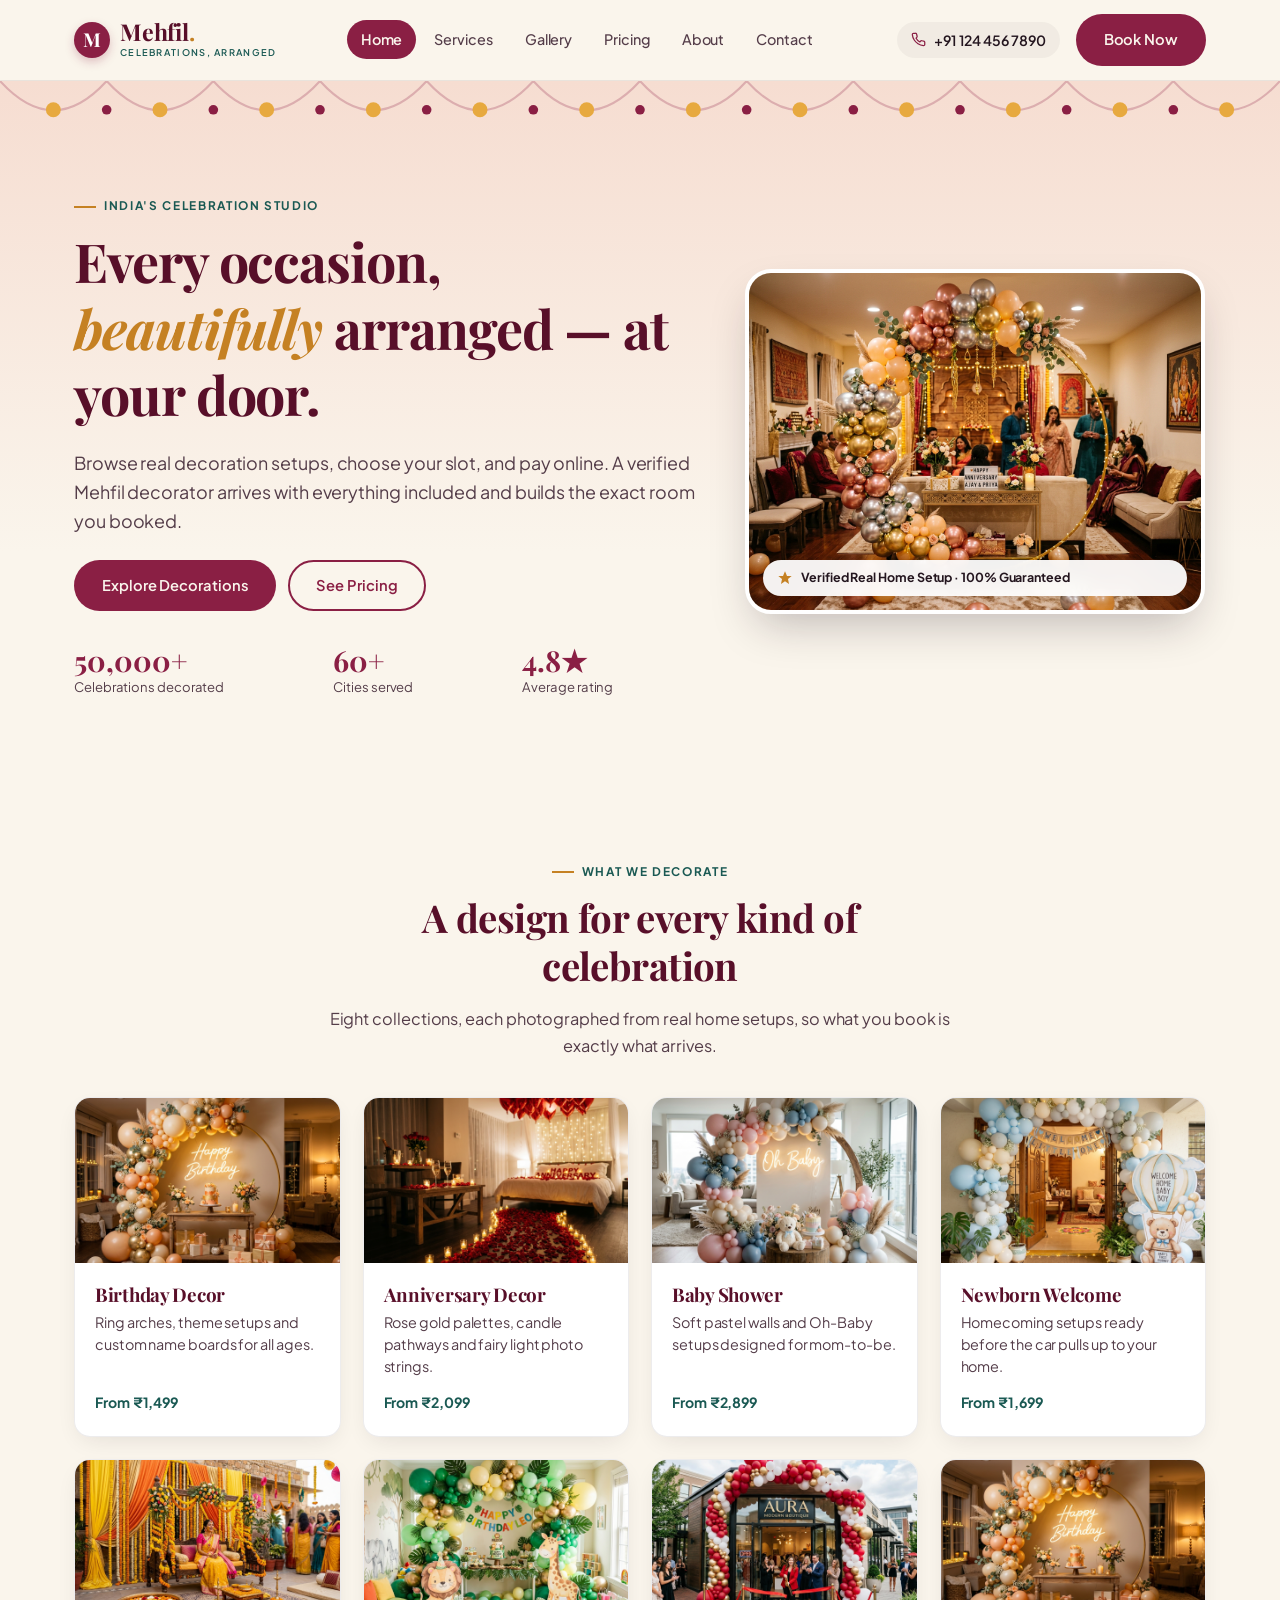
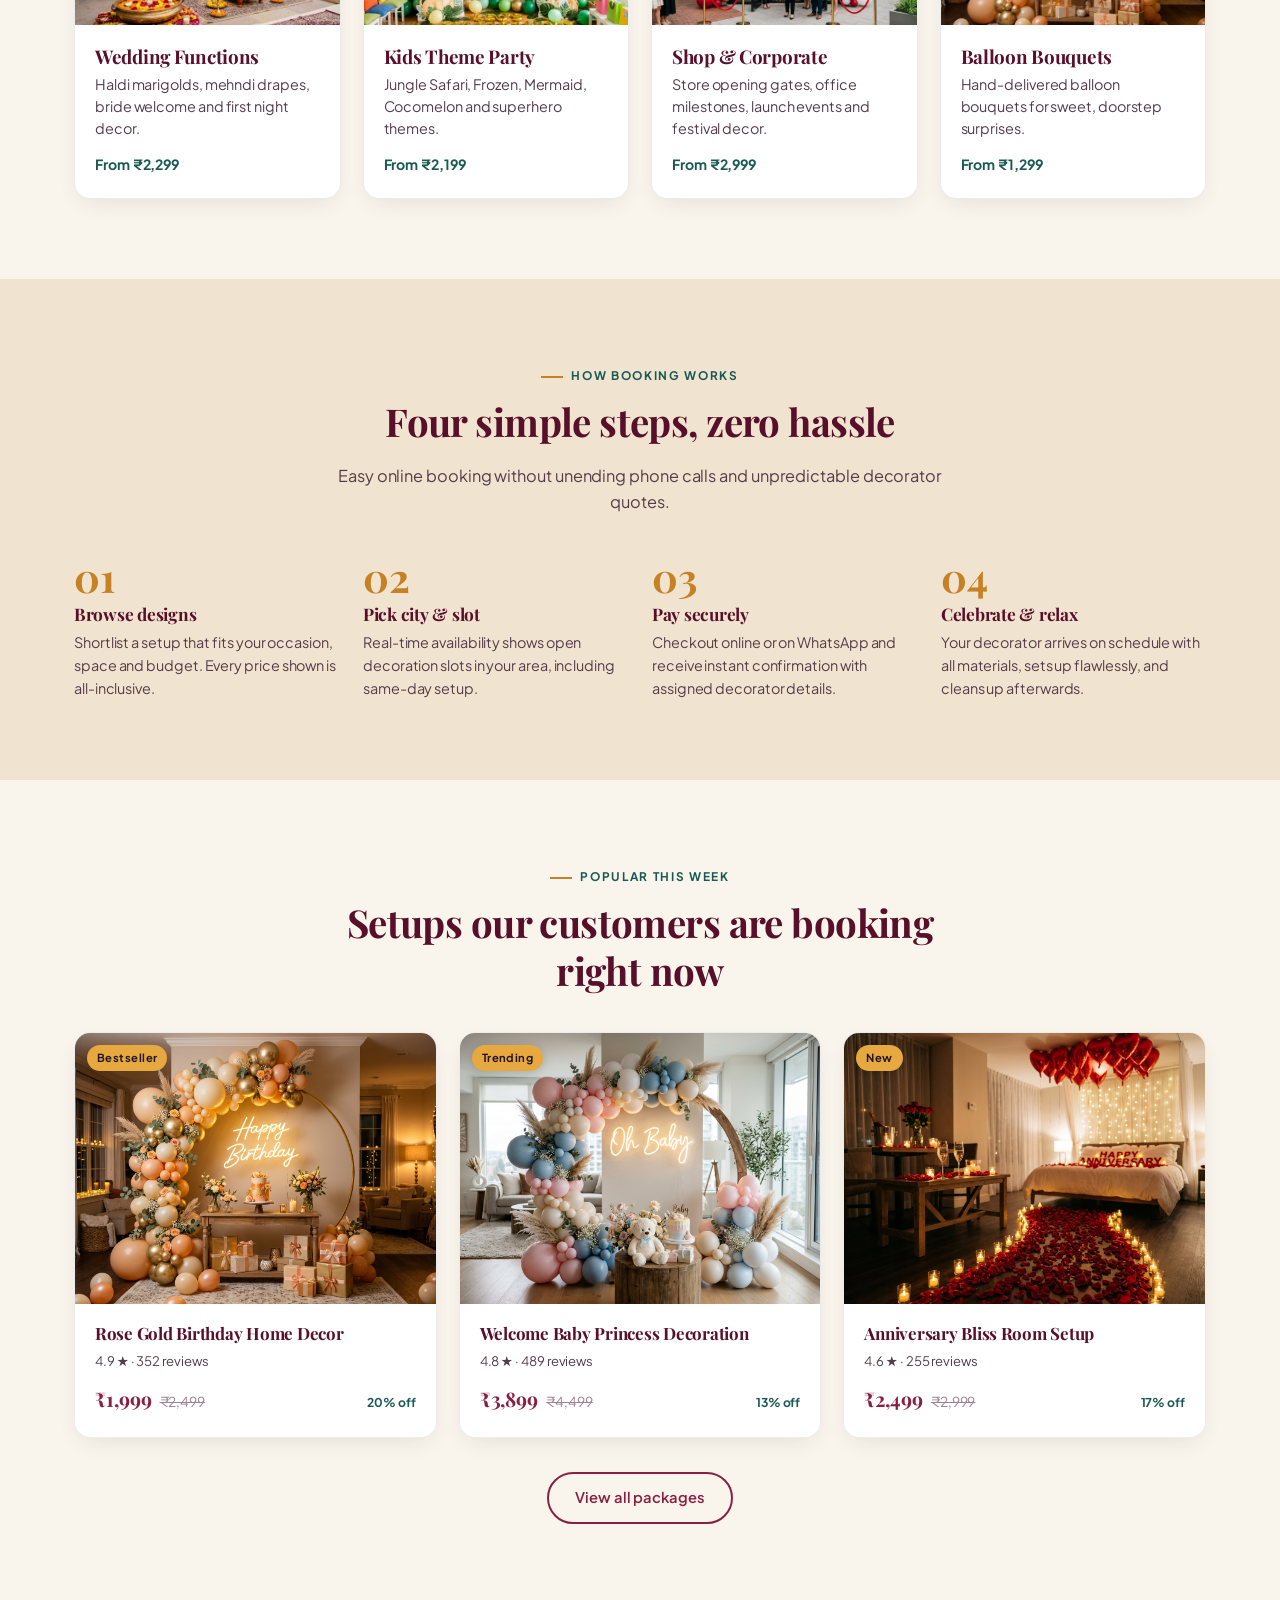
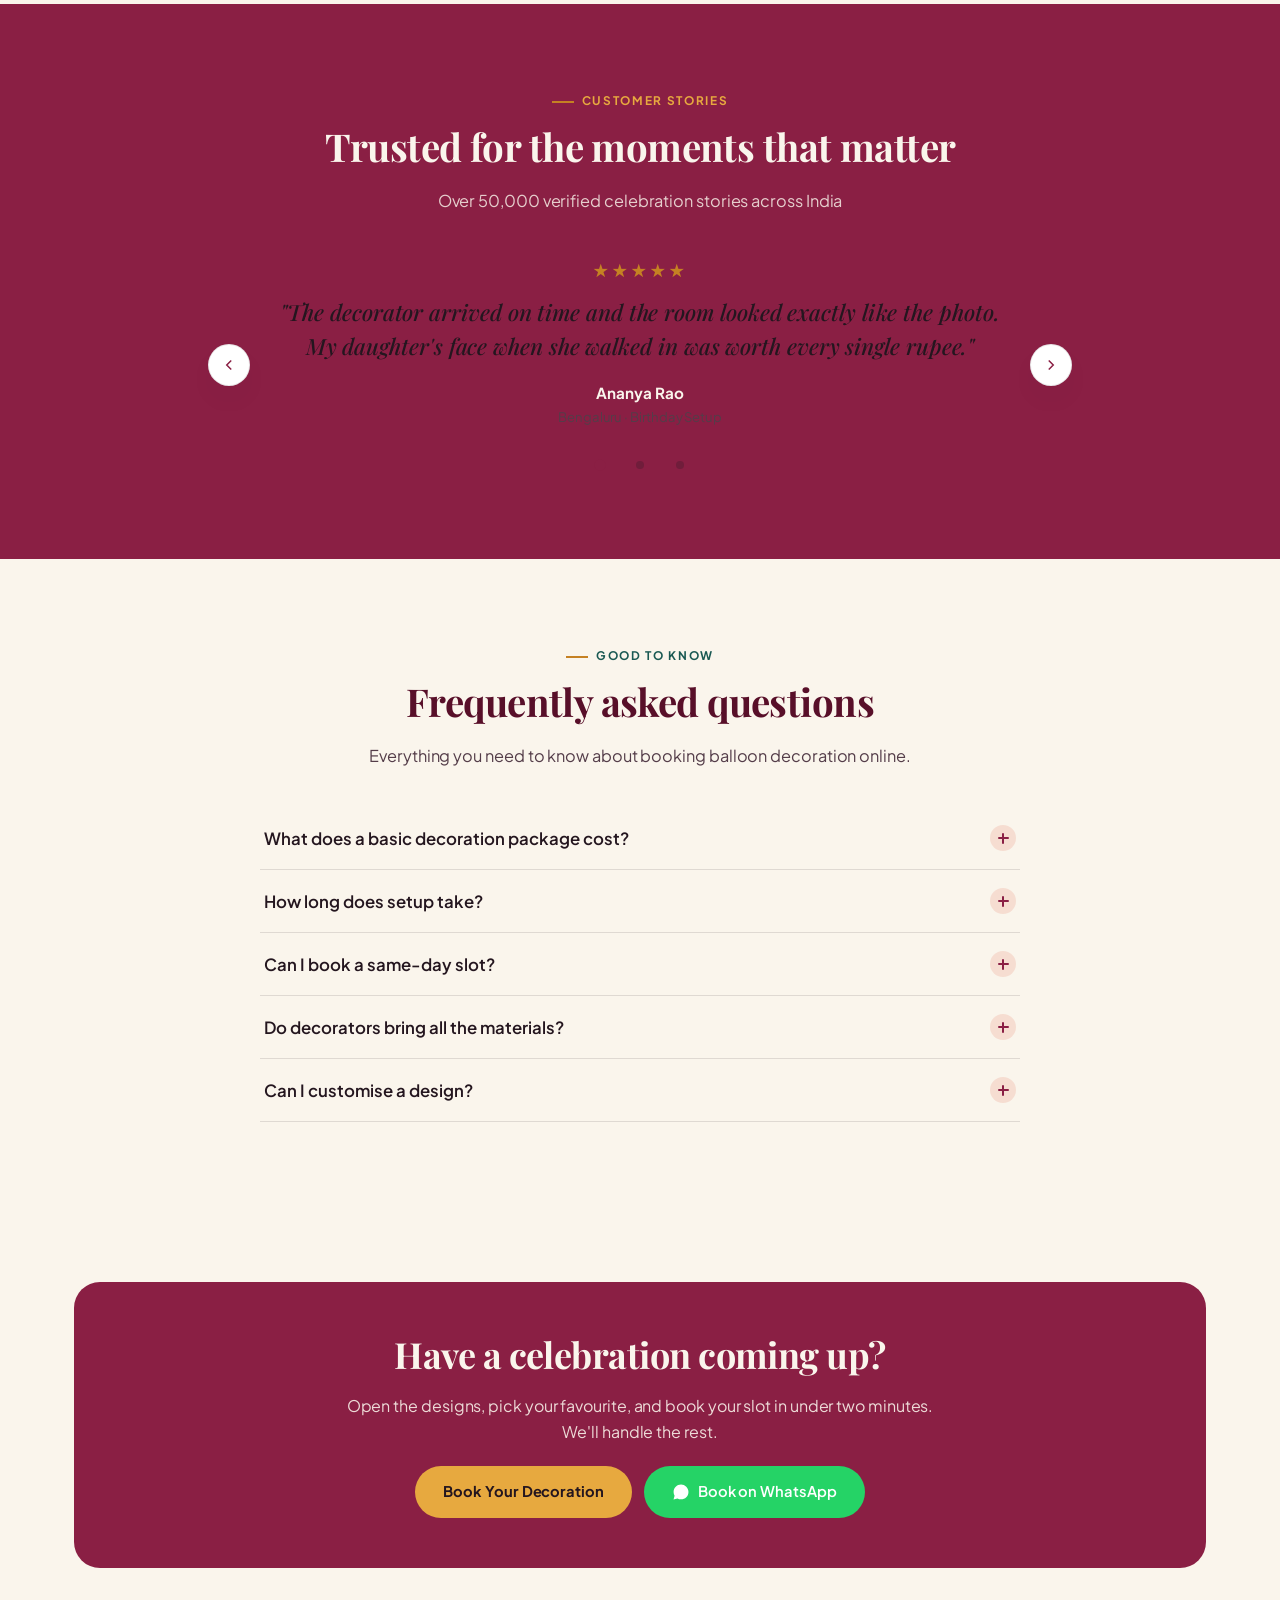
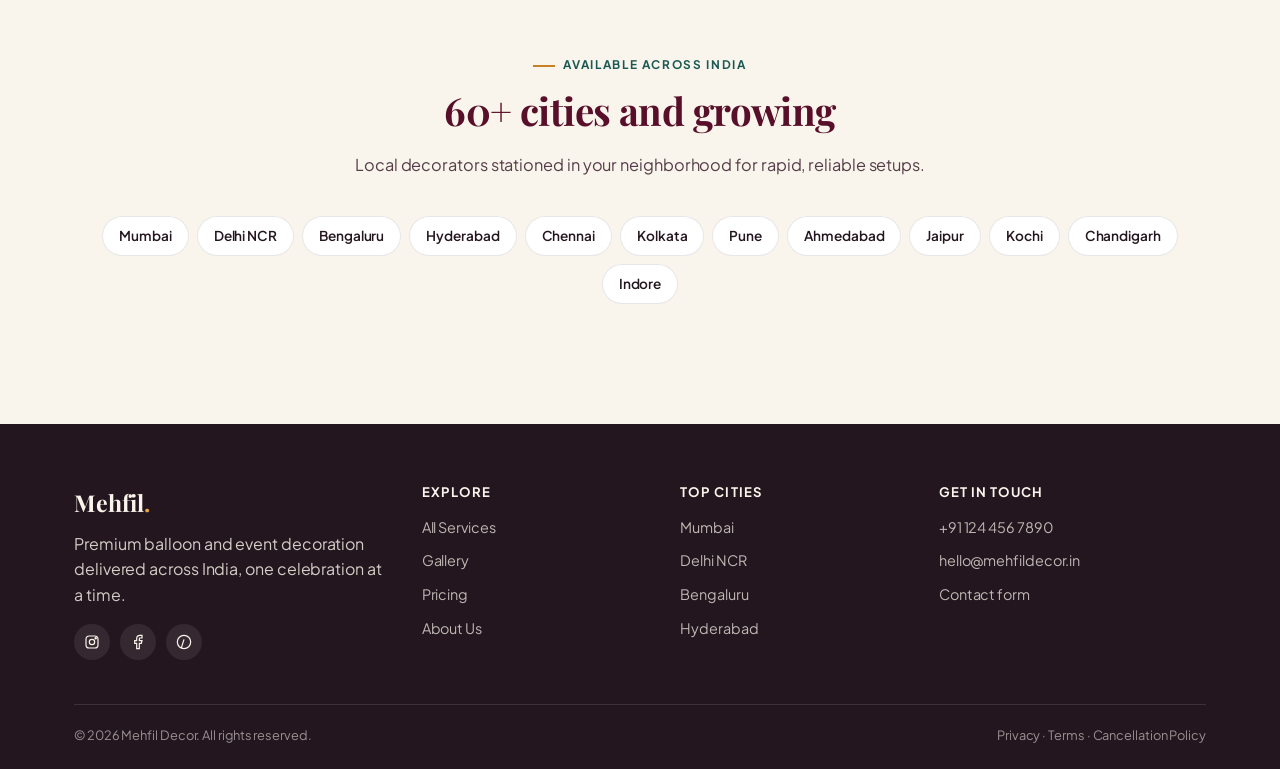
<file: index.html>
<!DOCTYPE html>
<html lang="en">
<head>
<meta charset="UTF-8">
<meta name="viewport" content="width=device-width, initial-scale=1, viewport-fit=cover">
<title>Mehfil Decor — Balloon &amp; Event Decoration at Home | Same-Day Booking</title>
<meta name="description" content="Book professional balloon &amp; event decoration at home across 60+ Indian cities. Birthday setups, anniversary room decor, baby shower, welcome baby &amp; wedding decor from ₹999. Verified decorators, transparent prices.">
<meta name="keywords" content="balloon decoration at home, birthday decoration, anniversary room decoration, baby shower balloon decor, newborn welcome decor, wedding decoration, kids birthday theme, same day balloon decorator, event decoration India, Mehfil decor">
<meta name="author" content="Mehfil Decor">
<meta name="robots" content="index, follow, max-snippet:-1, max-image-preview:large, max-video-preview:-1">
<link rel="canonical" href="https://mehfildecor.in/index.html">

<!-- Open Graph / Facebook -->
<meta property="og:type" content="website">
<meta property="og:url" content="https://mehfildecor.in/">
<meta property="og:title" content="Mehfil Decor — Balloon &amp; Event Decoration at Home">
<meta property="og:description" content="Every occasion, beautifully arranged at your door. Browse real setups, pick your slot, and verified decorators handle the rest in 60+ cities.">
<meta property="og:image" content="https://mehfildecor.in/images/hero_celebration_decor.jpg">
<meta property="og:site_name" content="Mehfil Decor">
<meta property="og:locale" content="en_IN">

<!-- Twitter Card -->
<meta name="twitter:card" content="summary_large_image">
<meta name="twitter:url" content="https://mehfildecor.in/">
<meta name="twitter:title" content="Mehfil Decor — Balloon &amp; Event Decoration at Home">
<meta name="twitter:description" content="Transparent pricing, same-day booking, and verified decorators for birthdays, anniversaries, and all celebrations.">
<meta name="twitter:image" content="https://mehfildecor.in/images/hero_celebration_decor.jpg">

<!-- Favicon SVG -->
<link rel="icon" type="image/svg+xml" href="data:image/svg+xml,%3Csvg xmlns='http://www.w3.org/2000/svg' viewBox='0 0 32 32'%3E%3Ccircle cx='16' cy='12' r='10' fill='%238A1F44'/%3E%3Cpath d='M15 22l1 3 1-3z' fill='%238A1F44'/%3E%3Cpath d='M16 25q-2 3-1 6' stroke='%23C6862A' fill='none' stroke-width='1.5'/%3E%3Ccircle cx='13' cy='9' r='2' fill='%23fff' opacity='.3'/%3E%3C/svg%3E">

<!-- Google Fonts (Playfair Display & Plus Jakarta Sans) -->
<link rel="preconnect" href="https://fonts.googleapis.com">
<link rel="preconnect" href="https://fonts.gstatic.com" crossorigin>
<link href="https://fonts.googleapis.com/css2?family=Playfair+Display:ital,wght@0,500;0,600;0,700;1,500;1,600&family=Plus+Jakarta+Sans:wght@400;500;600;700&display=swap" rel="stylesheet">
<link rel="stylesheet" href="css/style.css">

<!-- Structured Data (JSON-LD) for LocalBusiness & FAQPage -->
<script type="application/ld+json">
{
  "@context": "https://schema.org",
  "@graph": [
    {
      "@type": "LocalBusiness",
      "@id": "https://mehfildecor.in/#business",
      "name": "Mehfil Decor",
      "alternateName": "Mehfil Celebrations",
      "url": "https://mehfildecor.in/",
      "logo": "https://mehfildecor.in/logo.png",
      "image": "https://mehfildecor.in/images/hero_celebration_decor.jpg",
      "description": "India's celebration studio bringing professional balloon and event decoration to your door across 60+ cities.",
      "telephone": "+911244567890",
      "email": "hello@mehfildecor.in",
      "priceRange": "₹999 - ₹15000",
      "address": {
        "@type": "PostalAddress",
        "streetAddress": "4th Floor, Celebration House, Sector 44",
        "addressLocality": "Gurugram",
        "addressRegion": "Haryana",
        "postalCode": "122003",
        "addressCountry": "IN"
      },
      "geo": {
        "@type": "GeoCoordinates",
        "latitude": 28.4595,
        "longitude": 77.0266
      },
      "areaServed": [
        "Mumbai", "Delhi NCR", "Bengaluru", "Hyderabad", "Chennai",
        "Kolkata", "Pune", "Ahmedabad", "Jaipur", "Kochi", "Chandigarh", "Indore"
      ],
      "aggregateRating": {
        "@type": "AggregateRating",
        "ratingValue": "4.8",
        "reviewCount": "50000"
      },
      "openingHoursSpecification": {
        "@type": "OpeningHoursSpecification",
        "dayOfWeek": ["Monday","Tuesday","Wednesday","Thursday","Friday","Saturday","Sunday"],
        "opens": "08:00",
        "closes": "22:00"
      }
    },
    {
      "@type": "FAQPage",
      "@id": "https://mehfildecor.in/#faq",
      "mainEntity": [
        {
          "@type": "Question",
          "name": "What does a basic decoration package cost?",
          "acceptedAnswer": {
            "@type": "Answer",
            "text": "Basic balloon decoration starts around ₹999. Final price depends on the design, your city, and the size of the space being decorated."
          }
        },
        {
          "@type": "Question",
          "name": "How long does setup take?",
          "acceptedAnswer": {
            "@type": "Answer",
            "text": "Most setups take 45 to 90 minutes depending on complexity. Your decorator will share an estimated finish time when they arrive."
          }
        },
        {
          "@type": "Question",
          "name": "Can I book a same-day slot?",
          "acceptedAnswer": {
            "@type": "Answer",
            "text": "Yes — same-day slots are open in most cities if you book before noon, subject to local availability shown at checkout."
          }
        },
        {
          "@type": "Question",
          "name": "Do decorators bring all the materials?",
          "acceptedAnswer": {
            "@type": "Answer",
            "text": "Every package includes all balloons, backdrops, lights and props shown in the listing. Nothing extra to arrange on your end."
          }
        },
        {
          "@type": "Question",
          "name": "Can I customise a design?",
          "acceptedAnswer": {
            "@type": "Answer",
            "text": "Yes. Message our team with a reference photo or colour preference and we'll share a customised quote before you pay."
          }
        }
      ]
    }
  ]
}
</script>
</head>
<body>

<a href="#main-content" class="skip-link">Skip to main content</a>

<!-- ================= HEADER ================= -->
<header class="site-header">
  <div class="header-inner">
    <a href="index.html" class="logo" aria-label="Mehfil Decor Home">
      <div class="logo-mark" aria-hidden="true">M</div>
      <div class="logo-text">
        <span class="logo-main">Mehfil<span class="dot">.</span></span>
        <span class="logo-tagline">Celebrations, arranged</span>
      </div>
    </a>

    <nav class="main-nav" id="main-nav" aria-label="Main Navigation">
      <a href="index.html" class="active">Home</a>
      <a href="services.html">Services</a>
      <a href="gallery.html">Gallery</a>
      <a href="pricing.html">Pricing</a>
      <a href="about.html">About</a>
      <a href="contact.html">Contact</a>

      <div class="mobile-drawer-footer">
        <a class="btn btn-whatsapp" href="https://wa.me/911244567890?text=Hi%20Mehfil%20Decor%2C%20I%20want%20to%20inquire%20about%20event%20decoration" target="_blank" rel="noopener">
          <svg viewBox="0 0 24 24"><path d="M12.04 2c-5.46 0-9.91 4.45-9.91 9.91 0 1.75.46 3.45 1.32 4.95L2.05 22l5.25-1.38c1.45.79 3.08 1.21 4.74 1.21 5.46 0 9.91-4.45 9.91-9.91 0-2.65-1.03-5.14-2.9-7.01A9.816 9.816 0 0 0 12.04 2z"/></svg>
          Chat on WhatsApp
        </a>
        <a class="btn btn-outline" href="tel:+911244567890">
          <svg viewBox="0 0 24 24" width="16" height="16" fill="none" stroke="currentColor" stroke-width="2"><path d="M22 16.92v3a2 2 0 0 1-2.18 2 19.79 19.79 0 0 1-8.63-3.07 19.5 19.5 0 0 1-6-6 19.79 19.79 0 0 1-3.07-8.67A2 2 0 0 1 4.11 2h3a2 2 0 0 1 2 1.72c.12.9.33 1.78.63 2.63a2 2 0 0 1-.45 2.11L8.09 9.91a16 16 0 0 0 6 6l1.45-1.45a2 2 0 0 1 2.11-.45c.85.3 1.73.51 2.63.63A2 2 0 0 1 22 16.92z"/></svg>
          Call +91 124 456 7890
        </a>
      </div>
    </nav>

    <div class="header-actions">
      <a class="header-phone" href="tel:+911244567890" aria-label="Customer Care Phone">
        <svg viewBox="0 0 24 24" fill="none" stroke-width="2" stroke-linecap="round" stroke-linejoin="round" aria-hidden="true"><path d="M22 16.92v3a2 2 0 0 1-2.18 2 19.79 19.79 0 0 1-8.63-3.07 19.5 19.5 0 0 1-6-6 19.79 19.79 0 0 1-3.07-8.67A2 2 0 0 1 4.11 2h3a2 2 0 0 1 2 1.72c.12.9.33 1.78.63 2.63a2 2 0 0 1-.45 2.11L8.09 9.91a16 16 0 0 0 6 6l1.45-1.45a2 2 0 0 1 2.11-.45c.85.3 1.73.51 2.63.63A2 2 0 0 1 22 16.92z"/></svg>
        <span>+91 124 456 7890</span>
      </a>
      <a href="contact.html" class="btn btn-primary">Book Now</a>
      <button class="nav-toggle" id="nav-toggle" aria-label="Toggle navigation menu" aria-expanded="false" aria-controls="main-nav">
        <span></span><span></span><span></span>
      </button>
    </div>
  </div>
</header>

<main id="main-content">
<!-- ================= HERO ================= -->
<section class="hero">
  <div class="garland garland-top" aria-hidden="true">
    <svg viewBox="0 0 1200 60" preserveAspectRatio="none">
      <path d="M0,0 Q50,55 100,0 Q150,55 200,0 Q250,55 300,0 Q350,55 400,0 Q450,55 500,0 Q550,55 600,0 Q650,55 700,0 Q750,55 800,0 Q850,55 900,0 Q950,55 1000,0 Q1050,55 1100,0 Q1150,55 1200,0" fill="none" stroke="#8A1F44" stroke-width="2" opacity=".25"/>
      <g fill="#E7A93F">
        <circle cx="50" cy="27" r="7"/><circle cx="150" cy="27" r="7"/><circle cx="250" cy="27" r="7"/>
        <circle cx="350" cy="27" r="7"/><circle cx="450" cy="27" r="7"/><circle cx="550" cy="27" r="7"/>
        <circle cx="650" cy="27" r="7"/><circle cx="750" cy="27" r="7"/><circle cx="850" cy="27" r="7"/>
        <circle cx="950" cy="27" r="7"/><circle cx="1050" cy="27" r="7"/><circle cx="1150" cy="27" r="7"/>
      </g>
      <g fill="#8A1F44">
        <circle cx="100" cy="27" r="4.5"/><circle cx="200" cy="27" r="4.5"/><circle cx="300" cy="27" r="4.5"/>
        <circle cx="400" cy="27" r="4.5"/><circle cx="500" cy="27" r="4.5"/><circle cx="600" cy="27" r="4.5"/>
        <circle cx="700" cy="27" r="4.5"/><circle cx="800" cy="27" r="4.5"/><circle cx="900" cy="27" r="4.5"/>
        <circle cx="1000" cy="27" r="4.5"/><circle cx="1100" cy="27" r="4.5"/>
      </g>
    </svg>
  </div>

  <div class="hero-inner">
    <div class="reveal">
      <span class="eyebrow">India's celebration studio</span>
      <h1>Every occasion, <em>beautifully</em> arranged — at your door.</h1>
      <p class="lead">Browse real decoration setups, choose your slot, and pay online. A verified Mehfil decorator arrives with everything included and builds the exact room you booked.</p>
      <div class="hero-cta">
        <a href="services.html" class="btn btn-primary">Explore Decorations</a>
        <a href="pricing.html" class="btn btn-outline">See Pricing</a>
      </div>

      <div class="hero-stats">
        <div><strong>50,000+</strong><span>Celebrations decorated</span></div>
        <div><strong>60+</strong><span>Cities served</span></div>
        <div><strong>4.8★</strong><span>Average rating</span></div>
      </div>
    </div>

    <!-- Real AI Generated Hero Photography -->
    <div class="hero-image-wrap reveal">
      <div class="hero-image-frame">
        <img src="images/hero_celebration_decor.jpg" alt="Mehfil Luxury Celebration Balloon Decor" width="600" height="450" loading="eager">
        <div class="hero-floating-badge">
          <svg viewBox="0 0 24 24"><path d="M12 2l3 7h7l-5.5 4.5L18 21l-6-4-6 4 1.5-7.5L2 9h7z"/></svg>
          <span>Verified Real Home Setup · 100% Guaranteed</span>
        </div>
      </div>
    </div>
  </div>
</section>

<!-- ================= SERVICES ================= -->
<section id="services">
  <div class="container">
    <div class="section-head reveal">
      <span class="eyebrow">What we decorate</span>
      <h2>A design for every kind of celebration</h2>
      <p>Eight collections, each photographed from real home setups, so what you book is exactly what arrives.</p>
    </div>

    <div class="grid grid-4 reveal">
      <!-- 1. Birthday -->
      <a href="services.html#birthday" class="occasion-card">
        <div class="occasion-thumb">
          <img src="images/birthday_decor.jpg" alt="Birthday Balloon Decoration Setup" width="300" height="190" loading="lazy">
        </div>
        <div class="occasion-body">
          <h3>Birthday Decor</h3>
          <p>Ring arches, theme setups and custom name boards for all ages.</p>
          <span class="price-from">From ₹1,499</span>
        </div>
      </a>

      <!-- 2. Anniversary -->
      <a href="services.html#anniversary" class="occasion-card">
        <div class="occasion-thumb">
          <img src="images/anniversary_decor.jpg" alt="Anniversary Romantic Room Decoration" width="300" height="190" loading="lazy">
        </div>
        <div class="occasion-body">
          <h3>Anniversary Decor</h3>
          <p>Rose gold palettes, candle pathways and fairy light photo strings.</p>
          <span class="price-from">From ₹2,099</span>
        </div>
      </a>

      <!-- 3. Baby Shower -->
      <a href="services.html#baby-shower" class="occasion-card">
        <div class="occasion-thumb">
          <img src="images/baby_shower_decor.jpg" alt="Baby Shower Oh Baby Setup" width="300" height="190" loading="lazy">
        </div>
        <div class="occasion-body">
          <h3>Baby Shower</h3>
          <p>Soft pastel walls and Oh-Baby setups designed for mom-to-be.</p>
          <span class="price-from">From ₹2,899</span>
        </div>
      </a>

      <!-- 4. Newborn Welcome -->
      <a href="services.html#newborn" class="occasion-card">
        <div class="occasion-thumb">
          <img src="images/newborn_welcome_decor.jpg" alt="Newborn Welcome Baby Decor" width="300" height="190" loading="lazy">
        </div>
        <div class="occasion-body">
          <h3>Newborn Welcome</h3>
          <p>Homecoming setups ready before the car pulls up to your home.</p>
          <span class="price-from">From ₹1,699</span>
        </div>
      </a>

      <!-- 5. Wedding Functions -->
      <a href="services.html#wedding" class="occasion-card">
        <div class="occasion-thumb">
          <img src="images/wedding_haldi_decor.jpg" alt="Wedding Haldi and Mehndi Ceremony Decor" width="300" height="190" loading="lazy">
        </div>
        <div class="occasion-body">
          <h3>Wedding Functions</h3>
          <p>Haldi marigolds, mehndi drapes, bride welcome and first night decor.</p>
          <span class="price-from">From ₹2,299</span>
        </div>
      </a>

      <!-- 6. Kids Theme Party -->
      <a href="services.html#kids" class="occasion-card">
        <div class="occasion-thumb">
          <img src="images/kids_theme_decor.jpg" alt="Kids Theme Party Jungle Safari Balloon Setup" width="300" height="190" loading="lazy">
        </div>
        <div class="occasion-body">
          <h3>Kids Theme Party</h3>
          <p>Jungle Safari, Frozen, Mermaid, Cocomelon and superhero themes.</p>
          <span class="price-from">From ₹2,199</span>
        </div>
      </a>

      <!-- 7. Corporate & Shop -->
      <a href="services.html#corporate" class="occasion-card">
        <div class="occasion-thumb">
          <img src="images/corporate_opening_decor.jpg" alt="Store Opening Spiral Balloon Gate" width="300" height="190" loading="lazy">
        </div>
        <div class="occasion-body">
          <h3>Shop &amp; Corporate</h3>
          <p>Store opening gates, office milestones, launch events and festival decor.</p>
          <span class="price-from">From ₹2,999</span>
        </div>
      </a>

      <!-- 8. Balloon Bouquets -->
      <a href="services.html#bouquets" class="occasion-card">
        <div class="occasion-thumb">
          <img src="images/birthday_decor.jpg" alt="Doorstep Balloon Bouquets" width="300" height="190" loading="lazy">
        </div>
        <div class="occasion-body">
          <h3>Balloon Bouquets</h3>
          <p>Hand-delivered balloon bouquets for sweet, doorstep surprises.</p>
          <span class="price-from">From ₹1,299</span>
        </div>
      </a>
    </div>
  </div>
</section>

<!-- ================= HOW IT WORKS ================= -->
<section style="background:var(--cream-deep)">
  <div class="container">
    <div class="section-head reveal">
      <span class="eyebrow">How booking works</span>
      <h2>Four simple steps, zero hassle</h2>
      <p>Easy online booking without unending phone calls and unpredictable decorator quotes.</p>
    </div>
    <div class="steps reveal">
      <div class="step">
        <span class="num">01</span>
        <h3>Browse designs</h3>
        <p>Shortlist a setup that fits your occasion, space and budget. Every price shown is all-inclusive.</p>
      </div>
      <div class="step">
        <span class="num">02</span>
        <h3>Pick city &amp; slot</h3>
        <p>Real-time availability shows open decoration slots in your area, including same-day setup.</p>
      </div>
      <div class="step">
        <span class="num">03</span>
        <h3>Pay securely</h3>
        <p>Checkout online or on WhatsApp and receive instant confirmation with assigned decorator details.</p>
      </div>
      <div class="step">
        <span class="num">04</span>
        <h3>Celebrate &amp; relax</h3>
        <p>Your decorator arrives on schedule with all materials, sets up flawlessly, and cleans up afterwards.</p>
      </div>
    </div>
  </div>
</section>

<!-- ================= FEATURED PACKAGES ================= -->
<section>
  <div class="container">
    <div class="section-head reveal">
      <span class="eyebrow">Popular this week</span>
      <h2>Setups our customers are booking right now</h2>
    </div>

    <div class="grid grid-3 reveal">
      <div class="pkg-card">
        <div class="pkg-thumb">
          <span class="pkg-tag">Bestseller</span>
          <img src="images/birthday_decor.jpg" alt="Rose Gold Birthday Home Decor" width="400" height="300" loading="lazy">
        </div>
        <div class="pkg-body">
          <h3>Rose Gold Birthday Home Decor</h3>
          <div class="pkg-meta">4.9 ★ · 352 reviews</div>
          <div class="pkg-price"><span class="now">₹1,999</span><span class="was">₹2,499</span><span class="off">20% off</span></div>
        </div>
      </div>
      <div class="pkg-card">
        <div class="pkg-thumb">
          <span class="pkg-tag">Trending</span>
          <img src="images/baby_shower_decor.jpg" alt="Welcome Baby Princess Decoration" width="400" height="300" loading="lazy">
        </div>
        <div class="pkg-body">
          <h3>Welcome Baby Princess Decoration</h3>
          <div class="pkg-meta">4.8 ★ · 489 reviews</div>
          <div class="pkg-price"><span class="now">₹3,899</span><span class="was">₹4,499</span><span class="off">13% off</span></div>
        </div>
      </div>
      <div class="pkg-card">
        <div class="pkg-thumb">
          <span class="pkg-tag">New</span>
          <img src="images/anniversary_decor.jpg" alt="Anniversary Bliss Room Setup" width="400" height="300" loading="lazy">
        </div>
        <div class="pkg-body">
          <h3>Anniversary Bliss Room Setup</h3>
          <div class="pkg-meta">4.6 ★ · 255 reviews</div>
          <div class="pkg-price"><span class="now">₹2,499</span><span class="was">₹2,999</span><span class="off">17% off</span></div>
        </div>
      </div>
    </div>
    <div style="text-align:center;margin-top:34px;">
      <a href="pricing.html" class="btn btn-outline">View all packages</a>
    </div>
  </div>
</section>

<!-- ================= TESTIMONIALS ================= -->
<section style="background:var(--berry);color:var(--cream);">
  <div class="container">
    <div class="section-head reveal">
      <span class="eyebrow" style="color:var(--marigold)">Customer stories</span>
      <h2 style="color:var(--cream)">Trusted for the moments that matter</h2>
      <p style="color:rgba(250,245,236,.82);">Over 50,000 verified celebration stories across India</p>
    </div>

    <div class="testimonial-wrap reveal">
      <button class="t-arrow t-prev" aria-label="Previous testimonial"><svg viewBox="0 0 24 24" fill="none" stroke="currentColor" stroke-width="2" aria-hidden="true"><path d="M15 18l-6-6 6-6"/></svg></button>
      <button class="t-arrow t-next" aria-label="Next testimonial"><svg viewBox="0 0 24 24" fill="none" stroke="currentColor" stroke-width="2" aria-hidden="true"><path d="M9 18l6-6-6-6"/></svg></button>
      <div class="testimonial-track">
        <div class="testimonial-slides">
          <div class="t-slide">
            <div class="t-stars">★★★★★</div>
            <blockquote>"The decorator arrived on time and the room looked exactly like the photo. My daughter's face when she walked in was worth every single rupee."</blockquote>
            <div class="t-name">Ananya Rao</div><div class="t-loc">Bengaluru · Birthday Setup</div>
          </div>
          <div class="t-slide">
            <div class="t-stars">★★★★★</div>
            <blockquote>"Booked a same-day anniversary setup at 11am and it was ready by 6pm. No calls, no confusion, just a beautiful room."</blockquote>
            <div class="t-name">Karan Mehta</div><div class="t-loc">Pune · Anniversary Setup</div>
          </div>
          <div class="t-slide">
            <div class="t-stars">★★★★★</div>
            <blockquote>"We used Mehfil for our cafe opening. The balloon gate pulled in walk-ins all morning. Professional team, fair pricing."</blockquote>
            <div class="t-name">Divya Nair</div><div class="t-loc">Kochi · Shop Opening</div>
          </div>
        </div>
      </div>
      <div class="t-controls" aria-label="Testimonial navigation"></div>
    </div>
  </div>
</section>

<!-- ================= FAQ ================= -->
<section id="faq-section">
  <div class="container">
    <div class="section-head reveal">
      <span class="eyebrow">Good to know</span>
      <h2>Frequently asked questions</h2>
      <p>Everything you need to know about booking balloon decoration online.</p>
    </div>
    <div class="faq-list reveal">
      <div class="faq-item">
        <button class="faq-q" aria-expanded="false">What does a basic decoration package cost?<span class="plus"></span></button>
        <div class="faq-a"><p>Basic balloon decoration starts around ₹999. Final price depends on the design, your city, and the size of the space being decorated.</p></div>
      </div>
      <div class="faq-item">
        <button class="faq-q" aria-expanded="false">How long does setup take?<span class="plus"></span></button>
        <div class="faq-a"><p>Most setups take 45 to 90 minutes depending on complexity. Your decorator will share an estimated finish time when they arrive.</p></div>
      </div>
      <div class="faq-item">
        <button class="faq-q" aria-expanded="false">Can I book a same-day slot?<span class="plus"></span></button>
        <div class="faq-a"><p>Yes — same-day slots are open in most cities if you book before noon, subject to local availability shown at checkout.</p></div>
      </div>
      <div class="faq-item">
        <button class="faq-q" aria-expanded="false">Do decorators bring all the materials?<span class="plus"></span></button>
        <div class="faq-a"><p>Every package includes all balloons, backdrops, lights and props shown in the listing. Nothing extra to arrange on your end.</p></div>
      </div>
      <div class="faq-item">
        <button class="faq-q" aria-expanded="false">Can I customise a design?<span class="plus"></span></button>
        <div class="faq-a"><p>Yes. Message our team with a reference photo or colour preference and we'll share a customised quote before you pay.</p></div>
      </div>
    </div>
  </div>
</section>

<!-- ================= CTA ================= -->
<section>
  <div class="container">
    <div class="cta-banner reveal">
      <h2>Have a celebration coming up?</h2>
      <p>Open the designs, pick your favourite, and book your slot in under two minutes. We'll handle the rest.</p>
      <div style="display:flex;gap:12px;justify-content:center;flex-wrap:wrap;">
        <a href="contact.html" class="btn btn-gold">Book Your Decoration</a>
        <a href="https://wa.me/911244567890?text=Hi%20Mehfil%20Decor%2C%20I%20want%20to%20book%20a%20decoration%20setup" class="btn btn-whatsapp" target="_blank" rel="noopener">
          <svg viewBox="0 0 24 24"><path d="M12.04 2c-5.46 0-9.91 4.45-9.91 9.91 0 1.75.46 3.45 1.32 4.95L2.05 22l5.25-1.38c1.45.79 3.08 1.21 4.74 1.21 5.46 0 9.91-4.45 9.91-9.91 0-2.65-1.03-5.14-2.9-7.01A9.816 9.816 0 0 0 12.04 2z"/></svg>
          Book on WhatsApp
        </a>
      </div>
    </div>
  </div>
</section>

<!-- ================= CITIES ================= -->
<section style="padding-top:0;">
  <div class="container">
    <div class="section-head reveal">
      <span class="eyebrow">Available across India</span>
      <h2>60+ cities and growing</h2>
      <p>Local decorators stationed in your neighborhood for rapid, reliable setups.</p>
    </div>
    <div class="city-tags reveal">
      <a href="services.html?city=Mumbai">Mumbai</a>
      <a href="services.html?city=DelhiNCR">Delhi NCR</a>
      <a href="services.html?city=Bengaluru">Bengaluru</a>
      <a href="services.html?city=Hyderabad">Hyderabad</a>
      <a href="services.html?city=Chennai">Chennai</a>
      <a href="services.html?city=Kolkata">Kolkata</a>
      <a href="services.html?city=Pune">Pune</a>
      <a href="services.html?city=Ahmedabad">Ahmedabad</a>
      <a href="services.html?city=Jaipur">Jaipur</a>
      <a href="services.html?city=Kochi">Kochi</a>
      <a href="services.html?city=Chandigarh">Chandigarh</a>
      <a href="services.html?city=Indore">Indore</a>
    </div>
  </div>
</section>
</main>

<!-- ================= FOOTER ================= -->
<footer class="site-footer">
  <div class="container">
    <div class="footer-grid">
      <div>
        <div class="footer-logo">Mehfil<span class="dot">.</span></div>
        <p>Premium balloon and event decoration delivered across India, one celebration at a time.</p>
        <div class="footer-social" aria-label="Social media links">
          <a href="#" aria-label="Instagram"><svg viewBox="0 0 24 24" fill="none" stroke="currentColor" stroke-width="1.8" aria-hidden="true"><rect x="3" y="3" width="18" height="18" rx="5"/><circle cx="12" cy="12" r="4"/><circle cx="17.5" cy="6.5" r="1"/></svg></a>
          <a href="#" aria-label="Facebook"><svg viewBox="0 0 24 24" fill="none" stroke="currentColor" stroke-width="1.8" aria-hidden="true"><path d="M18 2h-3a5 5 0 0 0-5 5v3H7v4h3v8h4v-8h3l1-4h-4V7a1 1 0 0 1 1-1h3z"/></svg></a>
          <a href="#" aria-label="Pinterest"><svg viewBox="0 0 24 24" fill="none" stroke="currentColor" stroke-width="1.8" aria-hidden="true"><path d="M8 21l4-13"/><circle cx="12" cy="12" r="10"/></svg></a>
        </div>
      </div>
      <div>
        <h4>Explore</h4>
        <ul>
          <li><a href="services.html">All Services</a></li>
          <li><a href="gallery.html">Gallery</a></li>
          <li><a href="pricing.html">Pricing</a></li>
          <li><a href="about.html">About Us</a></li>
        </ul>
      </div>
      <div>
        <h4>Top Cities</h4>
        <ul>
          <li><a href="services.html?city=Mumbai">Mumbai</a></li>
          <li><a href="services.html?city=DelhiNCR">Delhi NCR</a></li>
          <li><a href="services.html?city=Bengaluru">Bengaluru</a></li>
          <li><a href="services.html?city=Hyderabad">Hyderabad</a></li>
        </ul>
      </div>
      <div>
        <h4>Get in touch</h4>
        <ul>
          <li><a href="tel:+911244567890">+91 124 456 7890</a></li>
          <li><a href="mailto:hello@mehfildecor.in">hello@mehfildecor.in</a></li>
          <li><a href="contact.html">Contact form</a></li>
        </ul>
      </div>
    </div>
    <div class="footer-bottom">
      <span>© 2026 Mehfil Decor. All rights reserved.</span>
      <span><a href="#">Privacy</a> · <a href="#">Terms</a> · <a href="#">Cancellation Policy</a></span>
    </div>
  </div>
</footer>

<!-- Mobile Bottom Sticky Action Bar -->
<div class="mobile-action-bar" aria-label="Mobile quick actions">
  <a href="tel:+911244567890" class="mobile-act-btn call-btn">
    <svg viewBox="0 0 24 24"><path d="M22 16.92v3a2 2 0 0 1-2.18 2 19.79 19.79 0 0 1-8.63-3.07 19.5 19.5 0 0 1-6-6 19.79 19.79 0 0 1-3.07-8.67A2 2 0 0 1 4.11 2h3a2 2 0 0 1 2 1.72c.12.9.33 1.78.63 2.63a2 2 0 0 1-.45 2.11L8.09 9.91a16 16 0 0 0 6 6l1.45-1.45a2 2 0 0 1 2.11-.45c.85.3 1.73.51 2.63.63A2 2 0 0 1 22 16.92z"/></svg>
    <span>Call Now</span>
  </a>
  <a href="https://wa.me/911244567890?text=Hi%20Mehfil%20Decor%2C%20I%20want%20to%20inquire%20about%20event%20decoration" target="_blank" rel="noopener" class="mobile-act-btn wa-btn">
    <svg viewBox="0 0 24 24"><path d="M12.04 2c-5.46 0-9.91 4.45-9.91 9.91 0 1.75.46 3.45 1.32 4.95L2.05 22l5.25-1.38c1.45.79 3.08 1.21 4.74 1.21 5.46 0 9.91-4.45 9.91-9.91 0-2.65-1.03-5.14-2.9-7.01A9.816 9.816 0 0 0 12.04 2z"/></svg>
    <span>WhatsApp</span>
  </a>
  <a href="contact.html" class="mobile-act-btn book-btn">
    <svg viewBox="0 0 24 24"><rect x="3" y="4" width="18" height="18" rx="2" ry="2"/><line x1="16" y1="2" x2="16" y2="6"/><line x1="8" y1="2" x2="8" y2="6"/><line x1="3" y1="10" x2="21" y2="10"/></svg>
    <span>Book Now</span>
  </a>
</div>

<button class="back-to-top" aria-label="Back to top">
  <svg viewBox="0 0 24 24" fill="none" stroke="currentColor" stroke-width="2" stroke-linecap="round" stroke-linejoin="round" aria-hidden="true"><path d="M18 15l-6-6-6 6"/></svg>
</button>

<script src="js/script.js"></script>
</body>
</html>
</file>
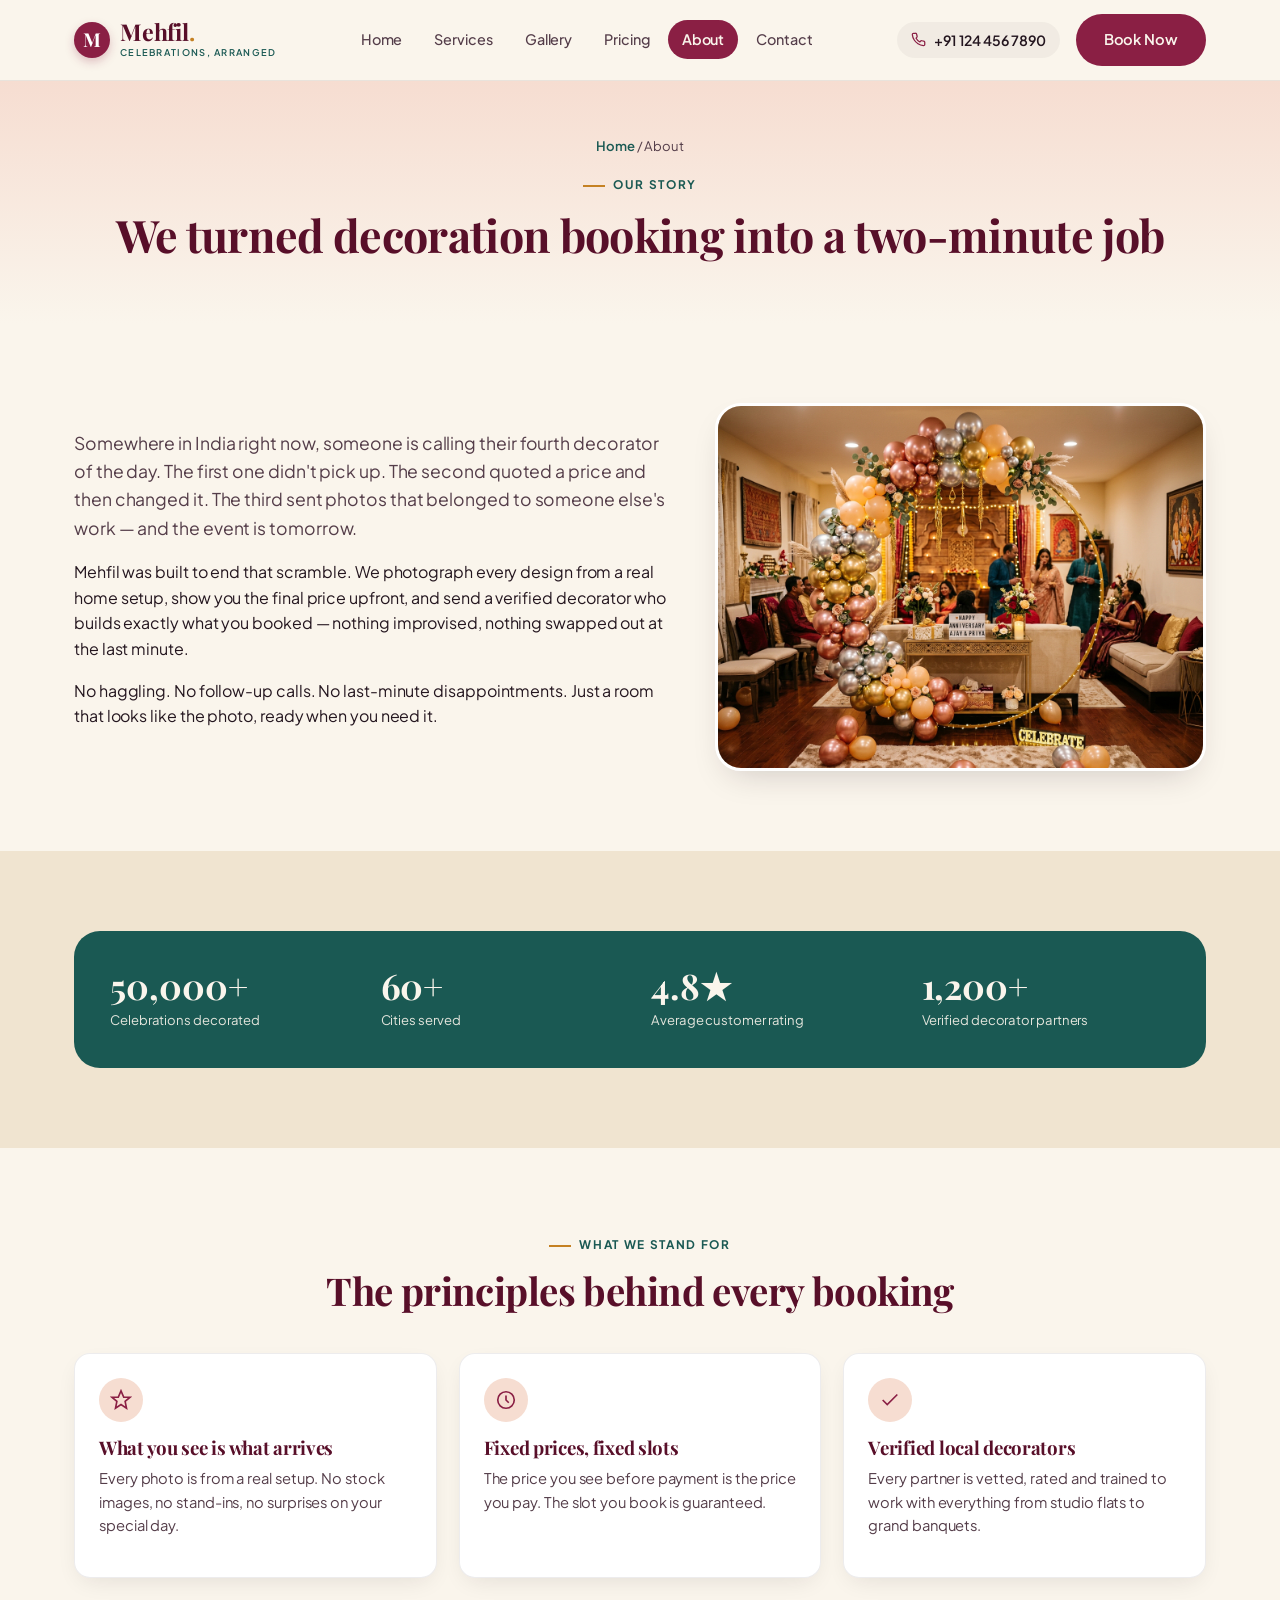
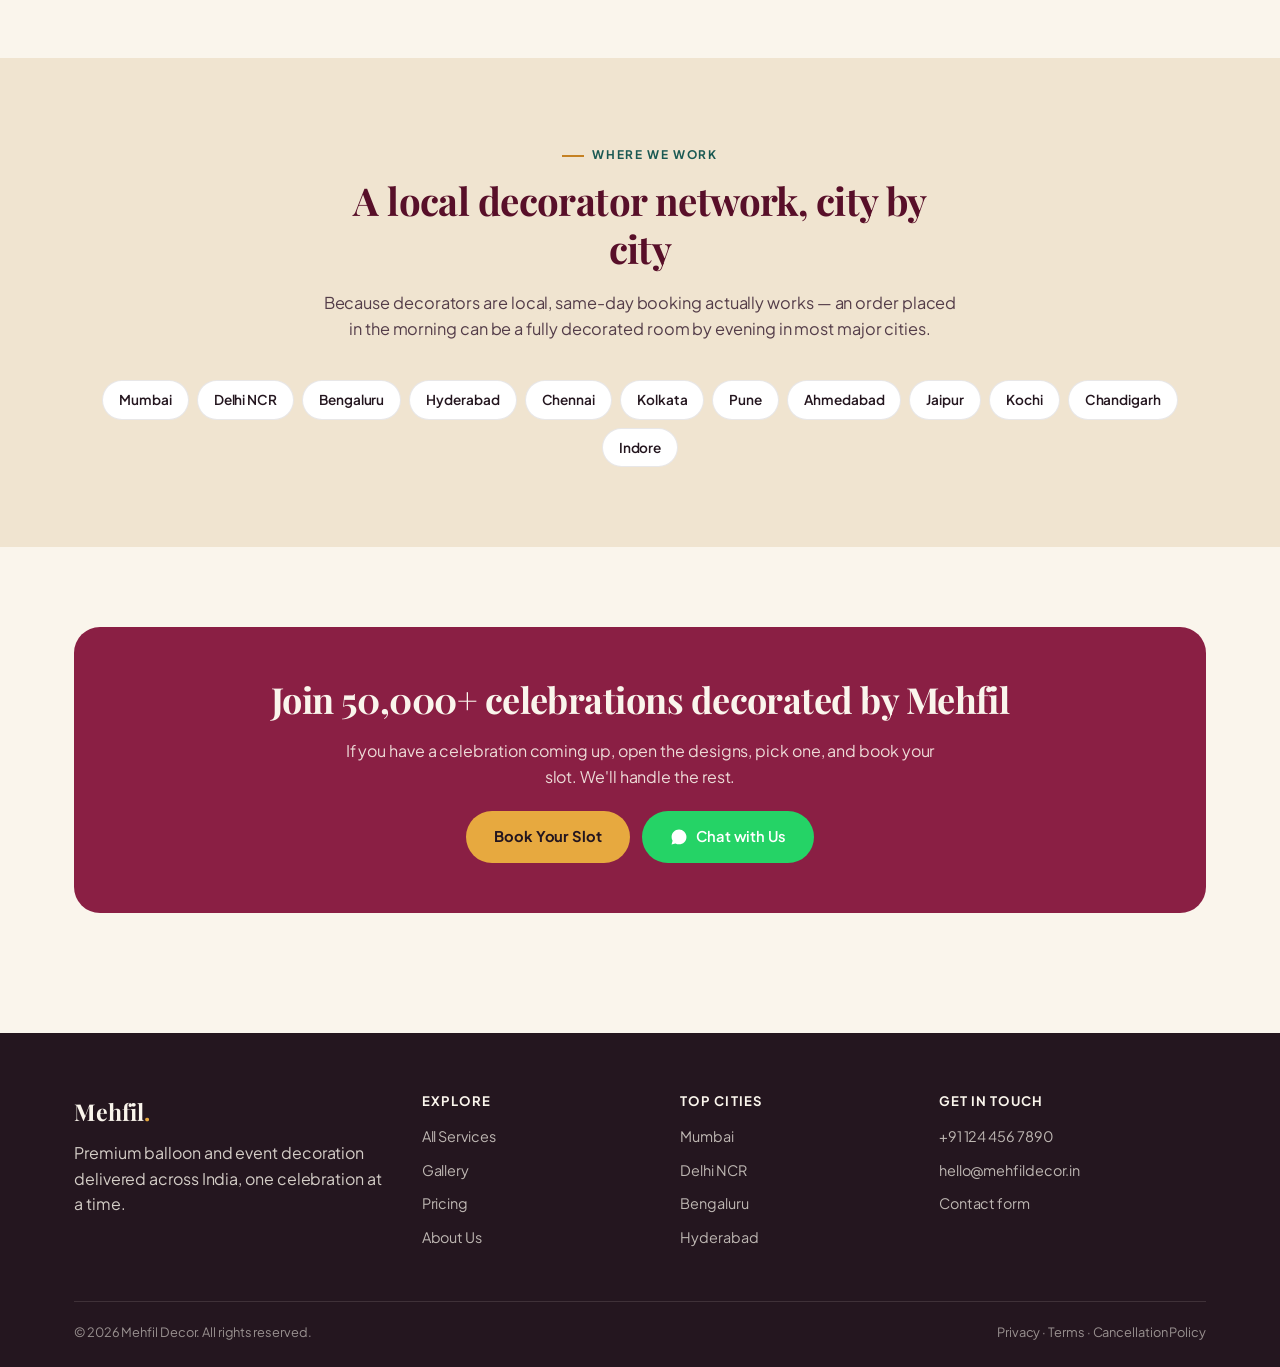
<file: about.html>
<!DOCTYPE html>
<html lang="en">
<head>
<meta charset="UTF-8">
<meta name="viewport" content="width=device-width, initial-scale=1, viewport-fit=cover">
<title>About Us — India's Celebration &amp; Event Decor Network | Mehfil Decor</title>
<meta name="description" content="Mehfil turned decoration booking into something you can finish during a tea break. Learn about our story, values and the verified decorator network behind 50,000+ celebrations.">
<meta name="keywords" content="about Mehfil Decor, event decorators India, balloon decorator network, celebration studio India, trusted party decorators">
<meta name="robots" content="index, follow, max-snippet:-1, max-image-preview:large, max-video-preview:-1">
<link rel="canonical" href="https://mehfildecor.in/about.html">

<!-- Open Graph -->
<meta property="og:type" content="website">
<meta property="og:url" content="https://mehfildecor.in/about.html">
<meta property="og:title" content="About Us — Mehfil Decor">
<meta property="og:description" content="1,200+ verified decorators across 60+ Indian cities. Transparent pricing and reliable execution for home celebrations.">
<meta property="og:image" content="https://mehfildecor.in/images/hero_celebration_decor.jpg">
<meta property="og:site_name" content="Mehfil Decor">
<meta property="og:locale" content="en_IN">

<!-- Twitter Card -->
<meta name="twitter:card" content="summary_large_image">
<meta name="twitter:title" content="About Mehfil Decor">
<meta name="twitter:description" content="The story and values behind India's premier event decoration booking platform.">

<!-- Favicon SVG -->
<link rel="icon" type="image/svg+xml" href="data:image/svg+xml,%3Csvg xmlns='http://www.w3.org/2000/svg' viewBox='0 0 32 32'%3E%3Ccircle cx='16' cy='12' r='10' fill='%238A1F44'/%3E%3Cpath d='M15 22l1 3 1-3z' fill='%238A1F44'/%3E%3Cpath d='M16 25q-2 3-1 6' stroke='%23C6862A' fill='none' stroke-width='1.5'/%3E%3Ccircle cx='13' cy='9' r='2' fill='%23fff' opacity='.3'/%3E%3C/svg%3E">

<!-- Google Fonts (Playfair Display & Plus Jakarta Sans) -->
<link rel="preconnect" href="https://fonts.googleapis.com">
<link rel="preconnect" href="https://fonts.gstatic.com" crossorigin>
<link href="https://fonts.googleapis.com/css2?family=Playfair+Display:ital,wght@0,500;0,600;0,700;1,500;1,600&family=Plus+Jakarta+Sans:wght@400;500;600;700&display=swap" rel="stylesheet">
<link rel="stylesheet" href="css/style.css">

<!-- Structured Data (JSON-LD) -->
<script type="application/ld+json">
{
  "@context": "https://schema.org",
  "@graph": [
    {
      "@type": "BreadcrumbList",
      "itemListElement": [
        {
          "@type": "ListItem",
          "position": 1,
          "name": "Home",
          "item": "https://mehfildecor.in/index.html"
        },
        {
          "@type": "ListItem",
          "position": 2,
          "name": "About Us",
          "item": "https://mehfildecor.in/about.html"
        }
      ]
    },
    {
      "@type": "AboutPage",
      "name": "About Mehfil Decor",
      "description": "Story, mission, and network of Mehfil Decor across India.",
      "url": "https://mehfildecor.in/about.html"
    }
  ]
}
</script>
</head>
<body>

<a href="#main-content" class="skip-link">Skip to main content</a>

<header class="site-header">
  <div class="header-inner">
    <a href="index.html" class="logo" aria-label="Mehfil Decor Home">
      <div class="logo-mark" aria-hidden="true">M</div>
      <div class="logo-text">
        <span class="logo-main">Mehfil<span class="dot">.</span></span>
        <span class="logo-tagline">Celebrations, arranged</span>
      </div>
    </a>
    <nav class="main-nav" id="main-nav" aria-label="Main Navigation">
      <a href="index.html">Home</a>
      <a href="services.html">Services</a>
      <a href="gallery.html">Gallery</a>
      <a href="pricing.html">Pricing</a>
      <a href="about.html" class="active">About</a>
      <a href="contact.html">Contact</a>

      <div class="mobile-drawer-footer">
        <a class="btn btn-whatsapp" href="https://wa.me/911244567890?text=Hi%20Mehfil%20Decor%2C%20I%20want%20to%20inquire%20about%20event%20decoration" target="_blank" rel="noopener">
          <svg viewBox="0 0 24 24"><path d="M12.04 2c-5.46 0-9.91 4.45-9.91 9.91 0 1.75.46 3.45 1.32 4.95L2.05 22l5.25-1.38c1.45.79 3.08 1.21 4.74 1.21 5.46 0 9.91-4.45 9.91-9.91 0-2.65-1.03-5.14-2.9-7.01A9.816 9.816 0 0 0 12.04 2z"/></svg>
          Chat on WhatsApp
        </a>
        <a class="btn btn-outline" href="tel:+911244567890">
          <svg viewBox="0 0 24 24" width="16" height="16" fill="none" stroke="currentColor" stroke-width="2"><path d="M22 16.92v3a2 2 0 0 1-2.18 2 19.79 19.79 0 0 1-8.63-3.07 19.5 19.5 0 0 1-6-6 19.79 19.79 0 0 1-3.07-8.67A2 2 0 0 1 4.11 2h3a2 2 0 0 1 2 1.72c.12.9.33 1.78.63 2.63a2 2 0 0 1-.45 2.11L8.09 9.91a16 16 0 0 0 6 6l1.45-1.45a2 2 0 0 1 2.11-.45c.85.3 1.73.51 2.63.63A2 2 0 0 1 22 16.92z"/></svg>
          Call +91 124 456 7890
        </a>
      </div>
    </nav>
    <div class="header-actions">
      <a class="header-phone" href="tel:+911244567890" aria-label="Customer Care Phone">
        <svg viewBox="0 0 24 24" fill="none" stroke-width="2" stroke-linecap="round" stroke-linejoin="round" aria-hidden="true"><path d="M22 16.92v3a2 2 0 0 1-2.18 2 19.79 19.79 0 0 1-8.63-3.07 19.5 19.5 0 0 1-6-6 19.79 19.79 0 0 1-3.07-8.67A2 2 0 0 1 4.11 2h3a2 2 0 0 1 2 1.72c.12.9.33 1.78.63 2.63a2 2 0 0 1-.45 2.11L8.09 9.91a16 16 0 0 0 6 6l1.45-1.45a2 2 0 0 1 2.11-.45c.85.3 1.73.51 2.63.63A2 2 0 0 1 22 16.92z"/></svg>
        <span>+91 124 456 7890</span>
      </a>
      <a href="contact.html" class="btn btn-primary">Book Now</a>
      <button class="nav-toggle" id="nav-toggle" aria-label="Toggle navigation menu" aria-expanded="false" aria-controls="main-nav"><span></span><span></span><span></span></button>
    </div>
  </div>
</header>

<main id="main-content">
<section class="page-hero">
  <div class="container">
    <nav class="breadcrumb" aria-label="Breadcrumb"><a href="index.html">Home</a> / <span>About</span></nav>
    <span class="eyebrow">Our story</span>
    <h1>We turned decoration booking into a two-minute job</h1>
  </div>
</section>

<section>
  <div class="container">
    <div class="grid" style="grid-template-columns:1.1fr .9fr;gap:40px;align-items:center;">
      <div class="reveal">
        <p style="font-size:1.1rem;color:var(--ink-soft);line-height:1.6;">Somewhere in India right now, someone is calling their fourth decorator of the day. The first one didn't pick up. The second quoted a price and then changed it. The third sent photos that belonged to someone else's work — and the event is tomorrow.</p>
        <p>Mehfil was built to end that scramble. We photograph every design from a real home setup, show you the final price upfront, and send a verified decorator who builds exactly what you booked — nothing improvised, nothing swapped out at the last minute.</p>
        <p>No haggling. No follow-up calls. No last-minute disappointments. Just a room that looks like the photo, ready when you need it.</p>
      </div>
      <div class="feature-image-frame reveal">
        <img src="images/hero_celebration_decor.jpg" alt="Mehfil Decor Event Team Setup" width="500" height="375" loading="lazy">
      </div>
    </div>
  </div>
</section>

<!-- STAT STRIP -->
<section style="background:var(--cream-deep);">
  <div class="container">
    <div class="stat-strip reveal">
      <div class="grid grid-4">
        <div><strong>50,000+</strong><span>Celebrations decorated</span></div>
        <div><strong>60+</strong><span>Cities served</span></div>
        <div><strong>4.8★</strong><span>Average customer rating</span></div>
        <div><strong>1,200+</strong><span>Verified decorator partners</span></div>
      </div>
    </div>
  </div>
</section>

<!-- VALUES -->
<section>
  <div class="container">
    <div class="section-head reveal">
      <span class="eyebrow">What we stand for</span>
      <h2>The principles behind every booking</h2>
    </div>
    <div class="grid grid-3 reveal">
      <div class="value-card">
        <div class="icon"><svg viewBox="0 0 24 24" fill="none" stroke="currentColor" stroke-width="1.8" aria-hidden="true"><path d="M12 2l3 7h7l-5.5 4.5L18 21l-6-4-6 4 1.5-7.5L2 9h7z"/></svg></div>
        <h3>What you see is what arrives</h3>
        <p style="color:var(--ink-soft);font-size:.92rem;">Every photo is from a real setup. No stock images, no stand-ins, no surprises on your special day.</p>
      </div>
      <div class="value-card">
        <div class="icon"><svg viewBox="0 0 24 24" fill="none" stroke="currentColor" stroke-width="1.8" aria-hidden="true"><circle cx="12" cy="12" r="9"/><path d="M12 7v5l3 3"/></svg></div>
        <h3>Fixed prices, fixed slots</h3>
        <p style="color:var(--ink-soft);font-size:.92rem;">The price you see before payment is the price you pay. The slot you book is guaranteed.</p>
      </div>
      <div class="value-card">
        <div class="icon"><svg viewBox="0 0 24 24" fill="none" stroke="currentColor" stroke-width="1.8" aria-hidden="true"><path d="M20 6L9 17l-5-5"/></svg></div>
        <h3>Verified local decorators</h3>
        <p style="color:var(--ink-soft);font-size:.92rem;">Every partner is vetted, rated and trained to work with everything from studio flats to grand banquets.</p>
      </div>
    </div>
  </div>
</section>

<!-- CITIES -->
<section style="background:var(--cream-deep);">
  <div class="container">
    <div class="section-head reveal">
      <span class="eyebrow">Where we work</span>
      <h2>A local decorator network, city by city</h2>
      <p>Because decorators are local, same-day booking actually works — an order placed in the morning can be a fully decorated room by evening in most major cities.</p>
    </div>
    <div class="city-tags reveal">
      <a href="services.html?city=Mumbai">Mumbai</a>
      <a href="services.html?city=DelhiNCR">Delhi NCR</a>
      <a href="services.html?city=Bengaluru">Bengaluru</a>
      <a href="services.html?city=Hyderabad">Hyderabad</a>
      <a href="services.html?city=Chennai">Chennai</a>
      <a href="services.html?city=Kolkata">Kolkata</a>
      <a href="services.html?city=Pune">Pune</a>
      <a href="services.html?city=Ahmedabad">Ahmedabad</a>
      <a href="services.html?city=Jaipur">Jaipur</a>
      <a href="services.html?city=Kochi">Kochi</a>
      <a href="services.html?city=Chandigarh">Chandigarh</a>
      <a href="services.html?city=Indore">Indore</a>
    </div>
  </div>
</section>

<section>
  <div class="container">
    <div class="cta-banner reveal">
      <h2>Join 50,000+ celebrations decorated by Mehfil</h2>
      <p>If you have a celebration coming up, open the designs, pick one, and book your slot. We'll handle the rest.</p>
      <div style="display:flex;gap:12px;justify-content:center;flex-wrap:wrap;">
        <a href="contact.html" class="btn btn-gold">Book Your Slot</a>
        <a href="https://wa.me/911244567890?text=Hi%20Mehfil%20Decor%2C%20I%20want%20to%20know%20more" class="btn btn-whatsapp" target="_blank" rel="noopener">
          <svg viewBox="0 0 24 24"><path d="M12.04 2c-5.46 0-9.91 4.45-9.91 9.91 0 1.75.46 3.45 1.32 4.95L2.05 22l5.25-1.38c1.45.79 3.08 1.21 4.74 1.21 5.46 0 9.91-4.45 9.91-9.91 0-2.65-1.03-5.14-2.9-7.01A9.816 9.816 0 0 0 12.04 2z"/></svg>
          Chat with Us
        </a>
      </div>
    </div>
  </div>
</section>
</main>

<footer class="site-footer">
  <div class="container">
    <div class="footer-grid">
      <div><div class="footer-logo">Mehfil<span class="dot">.</span></div><p>Premium balloon and event decoration delivered across India, one celebration at a time.</p></div>
      <div><h4>Explore</h4><ul><li><a href="services.html">All Services</a></li><li><a href="gallery.html">Gallery</a></li><li><a href="pricing.html">Pricing</a></li><li><a href="about.html">About Us</a></li></ul></div>
      <div><h4>Top Cities</h4><ul><li><a href="services.html?city=Mumbai">Mumbai</a></li><li><a href="services.html?city=DelhiNCR">Delhi NCR</a></li><li><a href="services.html?city=Bengaluru">Bengaluru</a></li><li><a href="services.html?city=Hyderabad">Hyderabad</a></li></ul></div>
      <div><h4>Get in touch</h4><ul><li><a href="tel:+911244567890">+91 124 456 7890</a></li><li><a href="mailto:hello@mehfildecor.in">hello@mehfildecor.in</a></li><li><a href="contact.html">Contact form</a></li></ul></div>
    </div>
    <div class="footer-bottom"><span>© 2026 Mehfil Decor. All rights reserved.</span><span><a href="#">Privacy</a> · <a href="#">Terms</a> · <a href="#">Cancellation Policy</a></span></div>
  </div>
</footer>

<!-- Mobile Bottom Sticky Action Bar -->
<div class="mobile-action-bar" aria-label="Mobile quick actions">
  <a href="tel:+911244567890" class="mobile-act-btn call-btn">
    <svg viewBox="0 0 24 24"><path d="M22 16.92v3a2 2 0 0 1-2.18 2 19.79 19.79 0 0 1-8.63-3.07 19.5 19.5 0 0 1-6-6 19.79 19.79 0 0 1-3.07-8.67A2 2 0 0 1 4.11 2h3a2 2 0 0 1 2 1.72c.12.9.33 1.78.63 2.63a2 2 0 0 1-.45 2.11L8.09 9.91a16 16 0 0 0 6 6l1.45-1.45a2 2 0 0 1 2.11-.45c.85.3 1.73.51 2.63.63A2 2 0 0 1 22 16.92z"/></svg>
    <span>Call Now</span>
  </a>
  <a href="https://wa.me/911244567890?text=Hi%20Mehfil%20Decor%2C%20I%20want%20to%20inquire%20about%20event%20decoration" target="_blank" rel="noopener" class="mobile-act-btn wa-btn">
    <svg viewBox="0 0 24 24"><path d="M12.04 2c-5.46 0-9.91 4.45-9.91 9.91 0 1.75.46 3.45 1.32 4.95L2.05 22l5.25-1.38c1.45.79 3.08 1.21 4.74 1.21 5.46 0 9.91-4.45 9.91-9.91 0-2.65-1.03-5.14-2.9-7.01A9.816 9.816 0 0 0 12.04 2z"/></svg>
    <span>WhatsApp</span>
  </a>
  <a href="contact.html" class="mobile-act-btn book-btn">
    <svg viewBox="0 0 24 24"><rect x="3" y="4" width="18" height="18" rx="2" ry="2"/><line x1="16" y1="2" x2="16" y2="6"/><line x1="8" y1="2" x2="8" y2="6"/><line x1="3" y1="10" x2="21" y2="10"/></svg>
    <span>Book Now</span>
  </a>
</div>

<button class="back-to-top" aria-label="Back to top"><svg viewBox="0 0 24 24" fill="none" stroke="currentColor" stroke-width="2" stroke-linecap="round" stroke-linejoin="round" aria-hidden="true"><path d="M18 15l-6-6-6 6"/></svg></button>
<script src="js/script.js"></script>
</body>
</html>
</file>
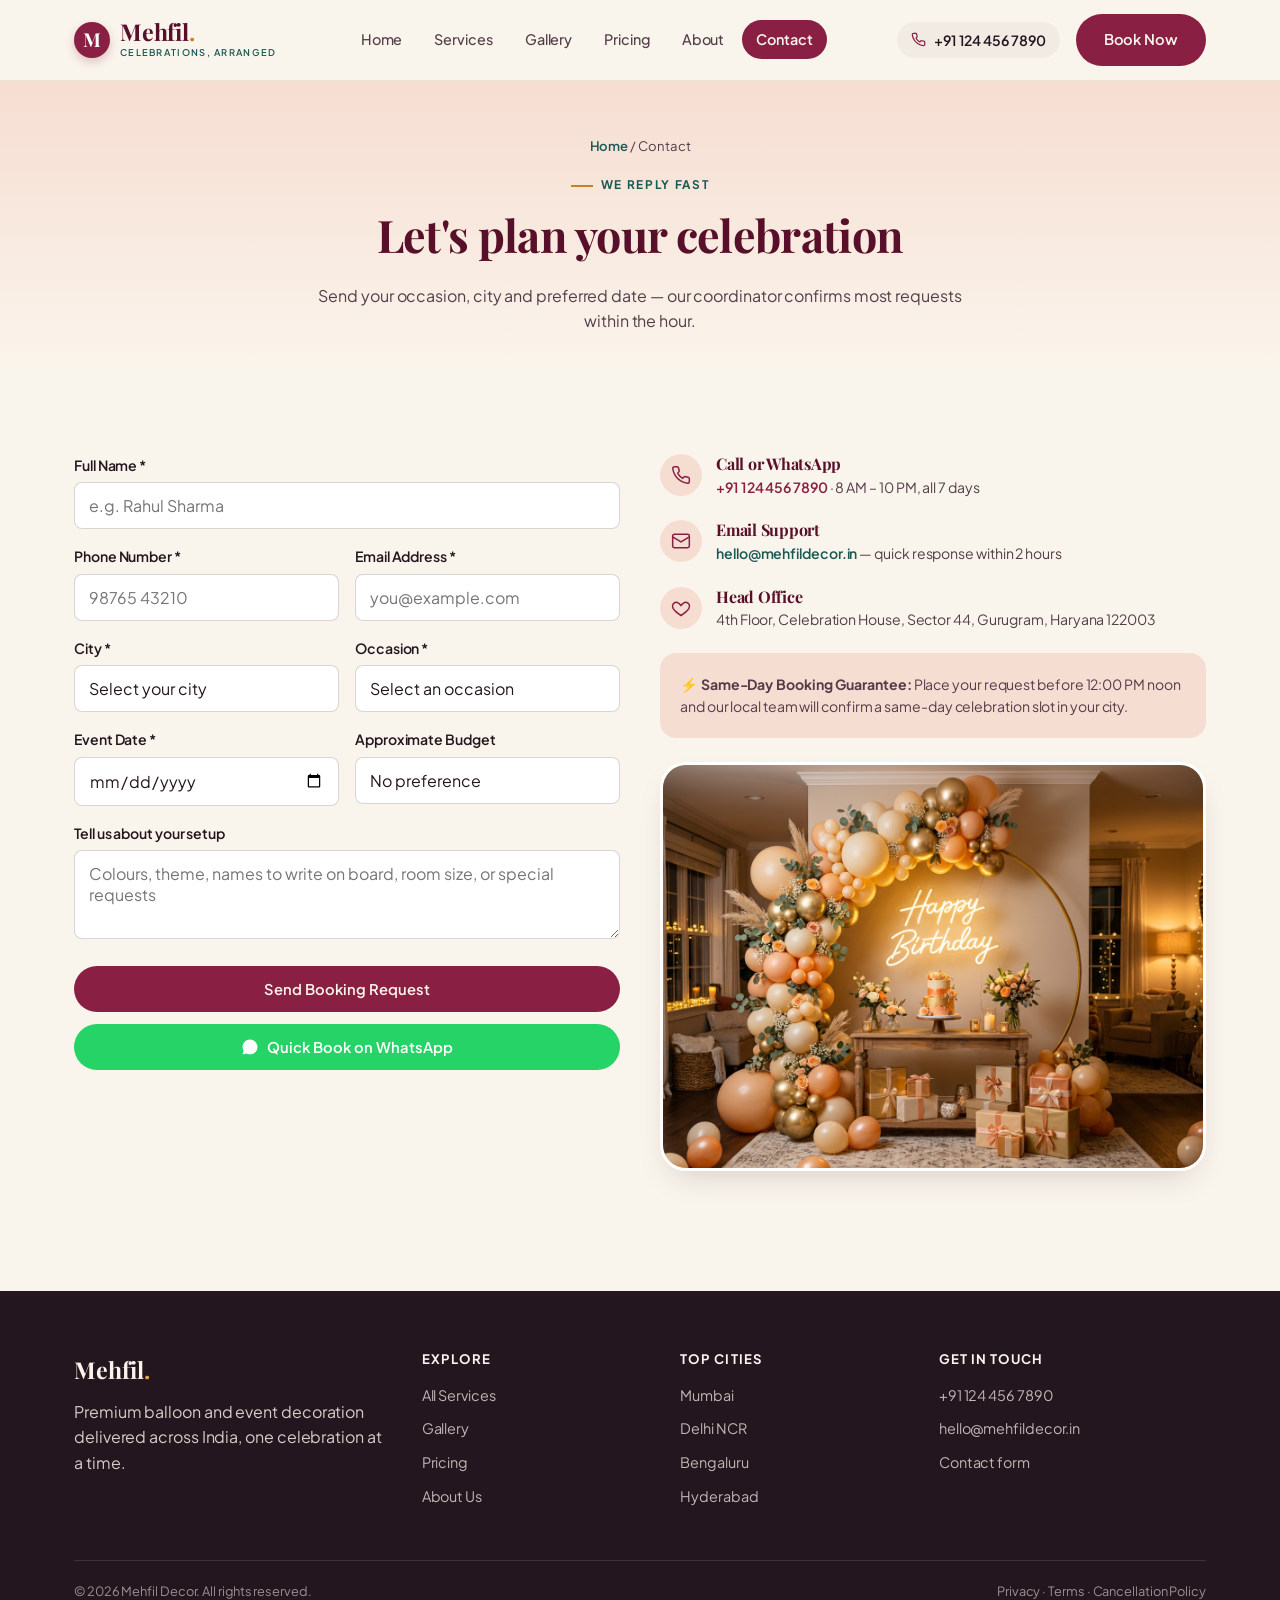
<file: contact.html>
<!DOCTYPE html>
<html lang="en">
<head>
<meta charset="UTF-8">
<meta name="viewport" content="width=device-width, initial-scale=1, viewport-fit=cover">
<title>Book Event Decoration Online or WhatsApp | Mehfil Decor Contact</title>
<meta name="description" content="Book balloon and celebration decoration online or via WhatsApp. Same-day decoration available across Mumbai, Delhi NCR, Bangalore, Pune, Hyderabad, and 60+ cities.">
<meta name="keywords" content="book balloon decoration, contact decorator, same day balloon booking, Mehfil decor booking, event decoration phone number">
<meta name="robots" content="index, follow, max-snippet:-1, max-image-preview:large, max-video-preview:-1">
<link rel="canonical" href="https://mehfildecor.in/contact.html">

<!-- Open Graph -->
<meta property="og:type" content="website">
<meta property="og:url" content="https://mehfildecor.in/contact.html">
<meta property="og:title" content="Book Event Decoration — Mehfil Decor">
<meta property="og:description" content="Send your occasion, date and city — our team confirms most booking requests within the hour.">
<meta property="og:image" content="https://mehfildecor.in/images/birthday_decor.jpg">
<meta property="og:site_name" content="Mehfil Decor">
<meta property="og:locale" content="en_IN">

<!-- Twitter Card -->
<meta name="twitter:card" content="summary_large_image">
<meta name="twitter:title" content="Book Event Decoration — Mehfil Decor">
<meta name="twitter:description" content="Fast online booking &amp; WhatsApp support for celebrations across India.">

<!-- Favicon SVG -->
<link rel="icon" type="image/svg+xml" href="data:image/svg+xml,%3Csvg xmlns='http://www.w3.org/2000/svg' viewBox='0 0 32 32'%3E%3Ccircle cx='16' cy='12' r='10' fill='%238A1F44'/%3E%3Cpath d='M15 22l1 3 1-3z' fill='%238A1F44'/%3E%3Cpath d='M16 25q-2 3-1 6' stroke='%23C6862A' fill='none' stroke-width='1.5'/%3E%3Ccircle cx='13' cy='9' r='2' fill='%23fff' opacity='.3'/%3E%3C/svg%3E">

<!-- Google Fonts (Playfair Display & Plus Jakarta Sans) -->
<link rel="preconnect" href="https://fonts.googleapis.com">
<link rel="preconnect" href="https://fonts.gstatic.com" crossorigin>
<link href="https://fonts.googleapis.com/css2?family=Playfair+Display:ital,wght@0,500;0,600;0,700;1,500;1,600&family=Plus+Jakarta+Sans:wght@400;500;600;700&display=swap" rel="stylesheet">
<link rel="stylesheet" href="css/style.css">

<!-- Structured Data (JSON-LD) -->
<script type="application/ld+json">
{
  "@context": "https://schema.org",
  "@graph": [
    {
      "@type": "BreadcrumbList",
      "itemListElement": [
        {
          "@type": "ListItem",
          "position": 1,
          "name": "Home",
          "item": "https://mehfildecor.in/index.html"
        },
        {
          "@type": "ListItem",
          "position": 2,
          "name": "Contact & Booking",
          "item": "https://mehfildecor.in/contact.html"
        }
      ]
    },
    {
      "@type": "ContactPage",
      "name": "Contact & Booking — Mehfil Decor",
      "description": "Book celebration decoration or contact customer support.",
      "url": "https://mehfildecor.in/contact.html",
      "mainEntity": {
        "@type": "LocalBusiness",
        "name": "Mehfil Decor",
        "telephone": "+911244567890",
        "email": "hello@mehfildecor.in"
      }
    }
  ]
}
</script>
</head>
<body>

<a href="#main-content" class="skip-link">Skip to main content</a>

<header class="site-header">
  <div class="header-inner">
    <a href="index.html" class="logo" aria-label="Mehfil Decor Home">
      <div class="logo-mark" aria-hidden="true">M</div>
      <div class="logo-text">
        <span class="logo-main">Mehfil<span class="dot">.</span></span>
        <span class="logo-tagline">Celebrations, arranged</span>
      </div>
    </a>
    <nav class="main-nav" id="main-nav" aria-label="Main Navigation">
      <a href="index.html">Home</a>
      <a href="services.html">Services</a>
      <a href="gallery.html">Gallery</a>
      <a href="pricing.html">Pricing</a>
      <a href="about.html">About</a>
      <a href="contact.html" class="active">Contact</a>

      <div class="mobile-drawer-footer">
        <a class="btn btn-whatsapp" href="https://wa.me/911244567890?text=Hi%20Mehfil%20Decor%2C%20I%20want%20to%20inquire%20about%20event%20decoration" target="_blank" rel="noopener">
          <svg viewBox="0 0 24 24"><path d="M12.04 2c-5.46 0-9.91 4.45-9.91 9.91 0 1.75.46 3.45 1.32 4.95L2.05 22l5.25-1.38c1.45.79 3.08 1.21 4.74 1.21 5.46 0 9.91-4.45 9.91-9.91 0-2.65-1.03-5.14-2.9-7.01A9.816 9.816 0 0 0 12.04 2z"/></svg>
          Chat on WhatsApp
        </a>
        <a class="btn btn-outline" href="tel:+911244567890">
          <svg viewBox="0 0 24 24" width="16" height="16" fill="none" stroke="currentColor" stroke-width="2"><path d="M22 16.92v3a2 2 0 0 1-2.18 2 19.79 19.79 0 0 1-8.63-3.07 19.5 19.5 0 0 1-6-6 19.79 19.79 0 0 1-3.07-8.67A2 2 0 0 1 4.11 2h3a2 2 0 0 1 2 1.72c.12.9.33 1.78.63 2.63a2 2 0 0 1-.45 2.11L8.09 9.91a16 16 0 0 0 6 6l1.45-1.45a2 2 0 0 1 2.11-.45c.85.3 1.73.51 2.63.63A2 2 0 0 1 22 16.92z"/></svg>
          Call +91 124 456 7890
        </a>
      </div>
    </nav>
    <div class="header-actions">
      <a class="header-phone" href="tel:+911244567890" aria-label="Customer Care Phone">
        <svg viewBox="0 0 24 24" fill="none" stroke-width="2" stroke-linecap="round" stroke-linejoin="round" aria-hidden="true"><path d="M22 16.92v3a2 2 0 0 1-2.18 2 19.79 19.79 0 0 1-8.63-3.07 19.5 19.5 0 0 1-6-6 19.79 19.79 0 0 1-3.07-8.67A2 2 0 0 1 4.11 2h3a2 2 0 0 1 2 1.72c.12.9.33 1.78.63 2.63a2 2 0 0 1-.45 2.11L8.09 9.91a16 16 0 0 0 6 6l1.45-1.45a2 2 0 0 1 2.11-.45c.85.3 1.73.51 2.63.63A2 2 0 0 1 22 16.92z"/></svg>
        <span>+91 124 456 7890</span>
      </a>
      <a href="contact.html" class="btn btn-primary">Book Now</a>
      <button class="nav-toggle" id="nav-toggle" aria-label="Toggle navigation menu" aria-expanded="false" aria-controls="main-nav"><span></span><span></span><span></span></button>
    </div>
  </div>
</header>

<main id="main-content">
<section class="page-hero">
  <div class="container">
    <nav class="breadcrumb" aria-label="Breadcrumb"><a href="index.html">Home</a> / <span>Contact</span></nav>
    <span class="eyebrow">We reply fast</span>
    <h1>Let's plan your celebration</h1>
    <p style="max-width:56ch;margin:0 auto;color:var(--ink-soft);">Send your occasion, city and preferred date — our coordinator confirms most requests within the hour.</p>
  </div>
</section>

<section>
  <div class="container">
    <div class="contact-grid">
      <!-- FORM -->
      <div class="reveal">
        <div class="form-success" id="form-success" role="alert"></div>
        <form id="contact-form" novalidate>
          <div class="form-field">
            <label for="name">Full Name *</label>
            <input type="text" id="name" name="name" required placeholder="e.g. Rahul Sharma" autocomplete="name">
            <span class="err">Please enter your name.</span>
          </div>

          <div class="grid grid-2" style="gap:16px;">
            <div class="form-field">
              <label for="phone">Phone Number *</label>
              <input type="tel" id="phone" name="phone" required placeholder="98765 43210" autocomplete="tel" inputmode="tel">
              <span class="err">Enter a valid 10-digit phone number.</span>
            </div>
            <div class="form-field">
              <label for="email">Email Address *</label>
              <input type="email" id="email" name="email" required placeholder="you@example.com" autocomplete="email">
              <span class="err">Enter a valid email address.</span>
            </div>
          </div>

          <div class="grid grid-2" style="gap:16px;">
            <div class="form-field">
              <label for="city">City *</label>
              <select id="city" name="city" required>
                <option value="">Select your city</option>
                <option>Mumbai</option>
                <option>Delhi NCR</option>
                <option>Bengaluru</option>
                <option>Hyderabad</option>
                <option>Chennai</option>
                <option>Kolkata</option>
                <option>Pune</option>
                <option>Ahmedabad</option>
                <option>Jaipur</option>
                <option>Kochi</option>
                <option>Chandigarh</option>
                <option>Indore</option>
                <option>Other</option>
              </select>
              <span class="err">Please select your city.</span>
            </div>
            <div class="form-field">
              <label for="occasion">Occasion *</label>
              <select id="occasion" name="occasion" required>
                <option value="">Select an occasion</option>
                <option>Birthday</option>
                <option>Anniversary</option>
                <option>Baby Shower</option>
                <option>Newborn Welcome</option>
                <option>Wedding Function</option>
                <option>Kids Theme Party</option>
                <option>Corporate / Shop Opening</option>
                <option>Other</option>
              </select>
              <span class="err">Please select an occasion.</span>
            </div>
          </div>

          <div class="grid grid-2" style="gap:16px;">
            <div class="form-field">
              <label for="date">Event Date *</label>
              <input type="date" id="date" name="date" required>
              <span class="err">Please choose a valid event date.</span>
            </div>
            <div class="form-field">
              <label for="budget">Approximate Budget</label>
              <select id="budget" name="budget">
                <option value="">No preference</option>
                <option>Under ₹2,000</option>
                <option>₹2,000 – ₹5,000</option>
                <option>₹5,000 – ₹10,000</option>
                <option>Above ₹10,000</option>
              </select>
            </div>
          </div>

          <div class="form-field">
            <label for="message">Tell us about your setup</label>
            <textarea id="message" name="message" rows="3" placeholder="Colours, theme, names to write on board, room size, or special requests"></textarea>
          </div>

          <div style="display:flex;flex-direction:column;gap:12px;margin-top:20px;">
            <button type="submit" class="btn btn-primary btn-block">Send Booking Request</button>
            <button type="button" id="wa-book-btn" class="btn btn-whatsapp btn-block">
              <svg viewBox="0 0 24 24"><path d="M12.04 2c-5.46 0-9.91 4.45-9.91 9.91 0 1.75.46 3.45 1.32 4.95L2.05 22l5.25-1.38c1.45.79 3.08 1.21 4.74 1.21 5.46 0 9.91-4.45 9.91-9.91 0-2.65-1.03-5.14-2.9-7.01A9.816 9.816 0 0 0 12.04 2z"/></svg>
              Quick Book on WhatsApp
            </button>
          </div>
        </form>
      </div>

      <!-- SIDE INFO -->
      <div class="reveal">
        <div class="contact-info-item">
          <div class="icon"><svg viewBox="0 0 24 24" fill="none" stroke="currentColor" stroke-width="1.8" aria-hidden="true"><path d="M22 16.92v3a2 2 0 0 1-2.18 2 19.79 19.79 0 0 1-8.63-3.07 19.5 19.5 0 0 1-6-6 19.79 19.79 0 0 1-3.07-8.67A2 2 0 0 1 4.11 2h3a2 2 0 0 1 2 1.72c.12.9.33 1.78.63 2.63a2 2 0 0 1-.45 2.11L8.09 9.91a16 16 0 0 0 6 6l1.45-1.45a2 2 0 0 1 2.11-.45c.85.3 1.73.51 2.63.63A2 2 0 0 1 22 16.92z"/></svg></div>
          <div>
            <h4>Call or WhatsApp</h4>
            <p><a href="tel:+911244567890" style="color:var(--berry);font-weight:600;">+91 124 456 7890</a> · 8 AM – 10 PM, all 7 days</p>
          </div>
        </div>

        <div class="contact-info-item">
          <div class="icon"><svg viewBox="0 0 24 24" fill="none" stroke="currentColor" stroke-width="1.8" aria-hidden="true"><rect x="2" y="4" width="20" height="16" rx="2"/><path d="M2 7l10 6 10-6"/></svg></div>
          <div>
            <h4>Email Support</h4>
            <p><a href="mailto:hello@mehfildecor.in" style="color:var(--teal);font-weight:600;">hello@mehfildecor.in</a> — quick response within 2 hours</p>
          </div>
        </div>

        <div class="contact-info-item">
          <div class="icon"><svg viewBox="0 0 24 24" fill="none" stroke="currentColor" stroke-width="1.8" aria-hidden="true"><path d="M12 21s-7-4.35-9.5-8.5C.5 8.5 3 5 6.5 5c2 0 3.5 1.5 5.5 4 2-2.5 3.5-4 5.5-4C21 5 23.5 8.5 21.5 12.5 19 16.65 12 21 12 21z"/></svg></div>
          <div>
            <h4>Head Office</h4>
            <p>4th Floor, Celebration House, Sector 44, Gurugram, Haryana 122003</p>
          </div>
        </div>

        <div class="form-note">
          <strong>⚡ Same-Day Booking Guarantee:</strong> Place your request before 12:00 PM noon and our local team will confirm a same-day celebration slot in your city.
        </div>

        <div class="feature-image-frame" style="margin-top:24px;">
          <img src="images/birthday_decor.jpg" alt="Mehfil Real Decoration Work" width="500" height="375" loading="lazy">
        </div>
      </div>
    </div>
  </div>
</section>
</main>

<footer class="site-footer">
  <div class="container">
    <div class="footer-grid">
      <div><div class="footer-logo">Mehfil<span class="dot">.</span></div><p>Premium balloon and event decoration delivered across India, one celebration at a time.</p></div>
      <div><h4>Explore</h4><ul><li><a href="services.html">All Services</a></li><li><a href="gallery.html">Gallery</a></li><li><a href="pricing.html">Pricing</a></li><li><a href="about.html">About Us</a></li></ul></div>
      <div><h4>Top Cities</h4><ul><li><a href="services.html?city=Mumbai">Mumbai</a></li><li><a href="services.html?city=DelhiNCR">Delhi NCR</a></li><li><a href="services.html?city=Bengaluru">Bengaluru</a></li><li><a href="services.html?city=Hyderabad">Hyderabad</a></li></ul></div>
      <div><h4>Get in touch</h4><ul><li><a href="tel:+911244567890">+91 124 456 7890</a></li><li><a href="mailto:hello@mehfildecor.in">hello@mehfildecor.in</a></li><li><a href="contact.html">Contact form</a></li></ul></div>
    </div>
    <div class="footer-bottom"><span>© 2026 Mehfil Decor. All rights reserved.</span><span><a href="#">Privacy</a> · <a href="#">Terms</a> · <a href="#">Cancellation Policy</a></span></div>
  </div>
</footer>

<!-- Mobile Bottom Sticky Action Bar -->
<div class="mobile-action-bar" aria-label="Mobile quick actions">
  <a href="tel:+911244567890" class="mobile-act-btn call-btn">
    <svg viewBox="0 0 24 24"><path d="M22 16.92v3a2 2 0 0 1-2.18 2 19.79 19.79 0 0 1-8.63-3.07 19.5 19.5 0 0 1-6-6 19.79 19.79 0 0 1-3.07-8.67A2 2 0 0 1 4.11 2h3a2 2 0 0 1 2 1.72c.12.9.33 1.78.63 2.63a2 2 0 0 1-.45 2.11L8.09 9.91a16 16 0 0 0 6 6l1.45-1.45a2 2 0 0 1 2.11-.45c.85.3 1.73.51 2.63.63A2 2 0 0 1 22 16.92z"/></svg>
    <span>Call Now</span>
  </a>
  <a href="https://wa.me/911244567890?text=Hi%20Mehfil%20Decor%2C%20I%20want%20to%20inquire%20about%20event%20decoration" target="_blank" rel="noopener" class="mobile-act-btn wa-btn">
    <svg viewBox="0 0 24 24"><path d="M12.04 2c-5.46 0-9.91 4.45-9.91 9.91 0 1.75.46 3.45 1.32 4.95L2.05 22l5.25-1.38c1.45.79 3.08 1.21 4.74 1.21 5.46 0 9.91-4.45 9.91-9.91 0-2.65-1.03-5.14-2.9-7.01A9.816 9.816 0 0 0 12.04 2z"/></svg>
    <span>WhatsApp</span>
  </a>
  <a href="contact.html" class="mobile-act-btn book-btn">
    <svg viewBox="0 0 24 24"><rect x="3" y="4" width="18" height="18" rx="2" ry="2"/><line x1="16" y1="2" x2="16" y2="6"/><line x1="8" y1="2" x2="8" y2="6"/><line x1="3" y1="10" x2="21" y2="10"/></svg>
    <span>Book Now</span>
  </a>
</div>

<button class="back-to-top" aria-label="Back to top"><svg viewBox="0 0 24 24" fill="none" stroke="currentColor" stroke-width="2" stroke-linecap="round" stroke-linejoin="round" aria-hidden="true"><path d="M18 15l-6-6-6 6"/></svg></button>
<script src="js/script.js"></script>
</body>
</html>
</file>
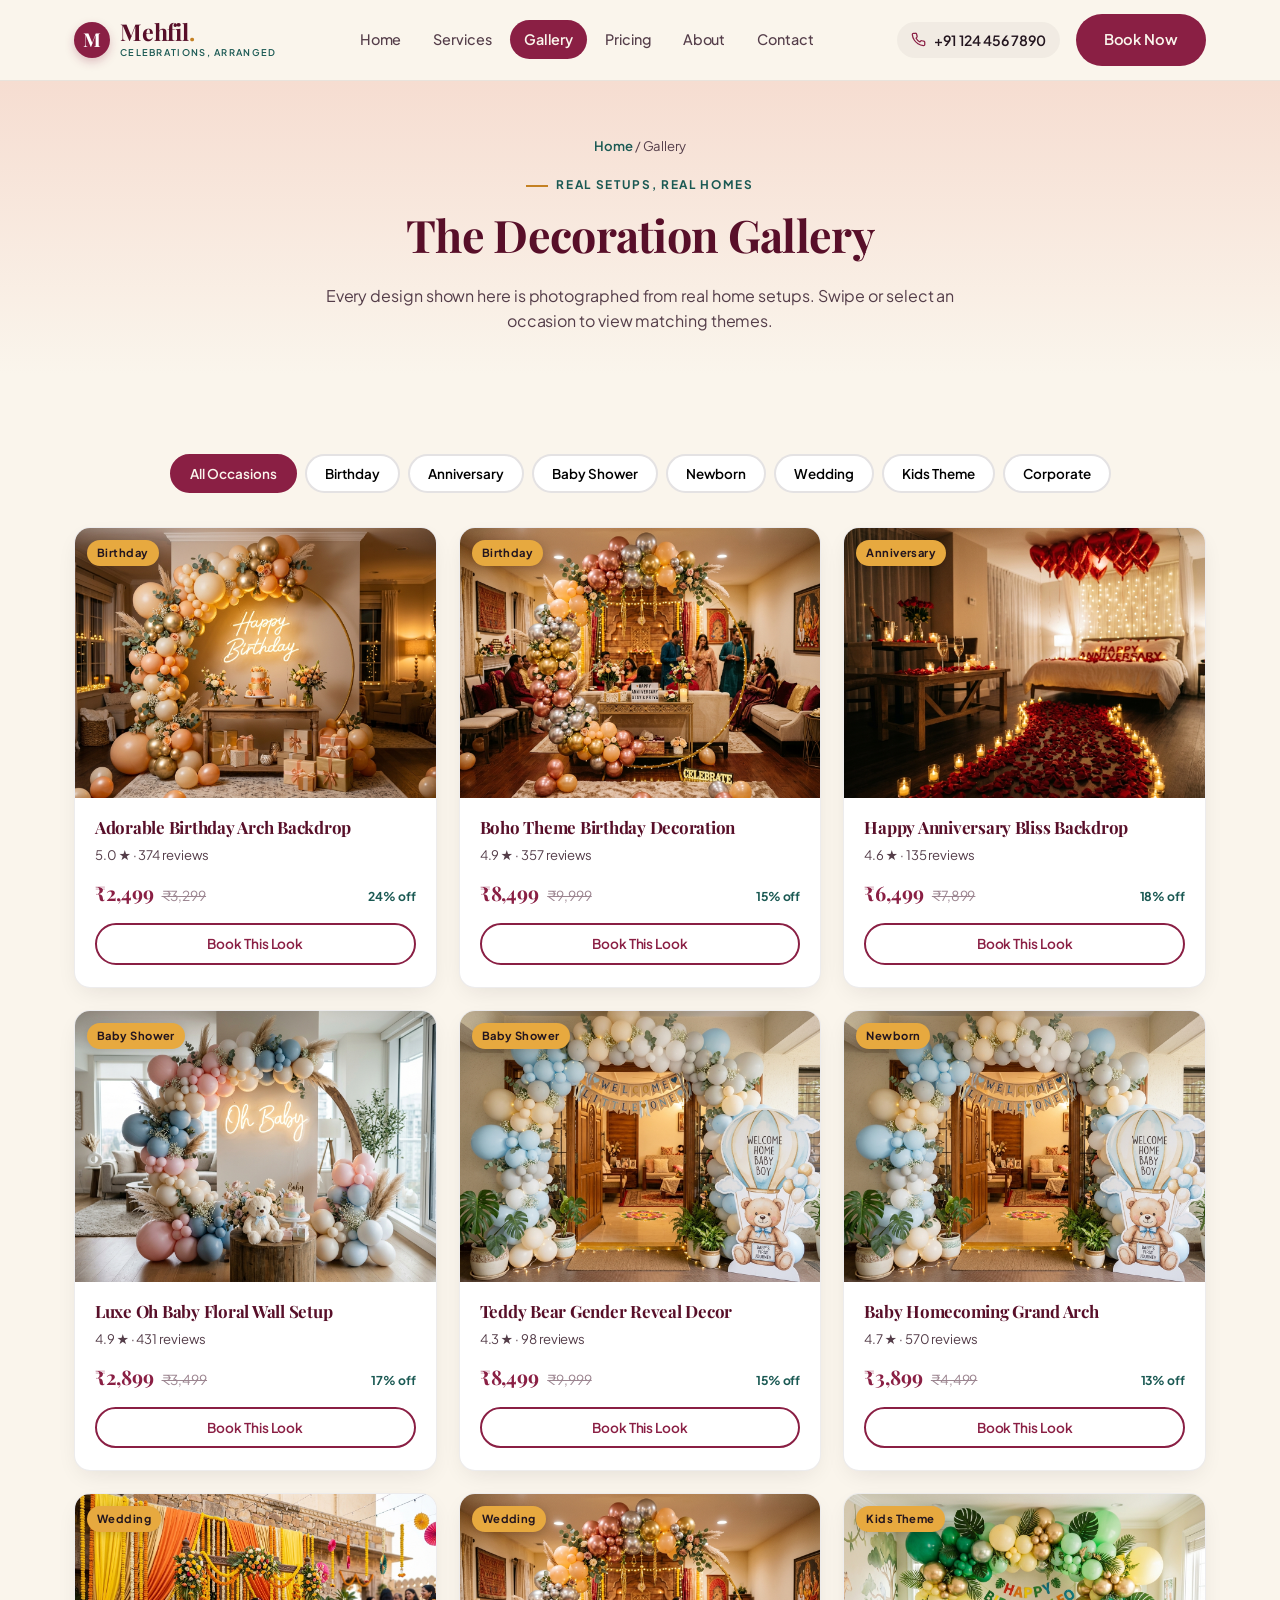
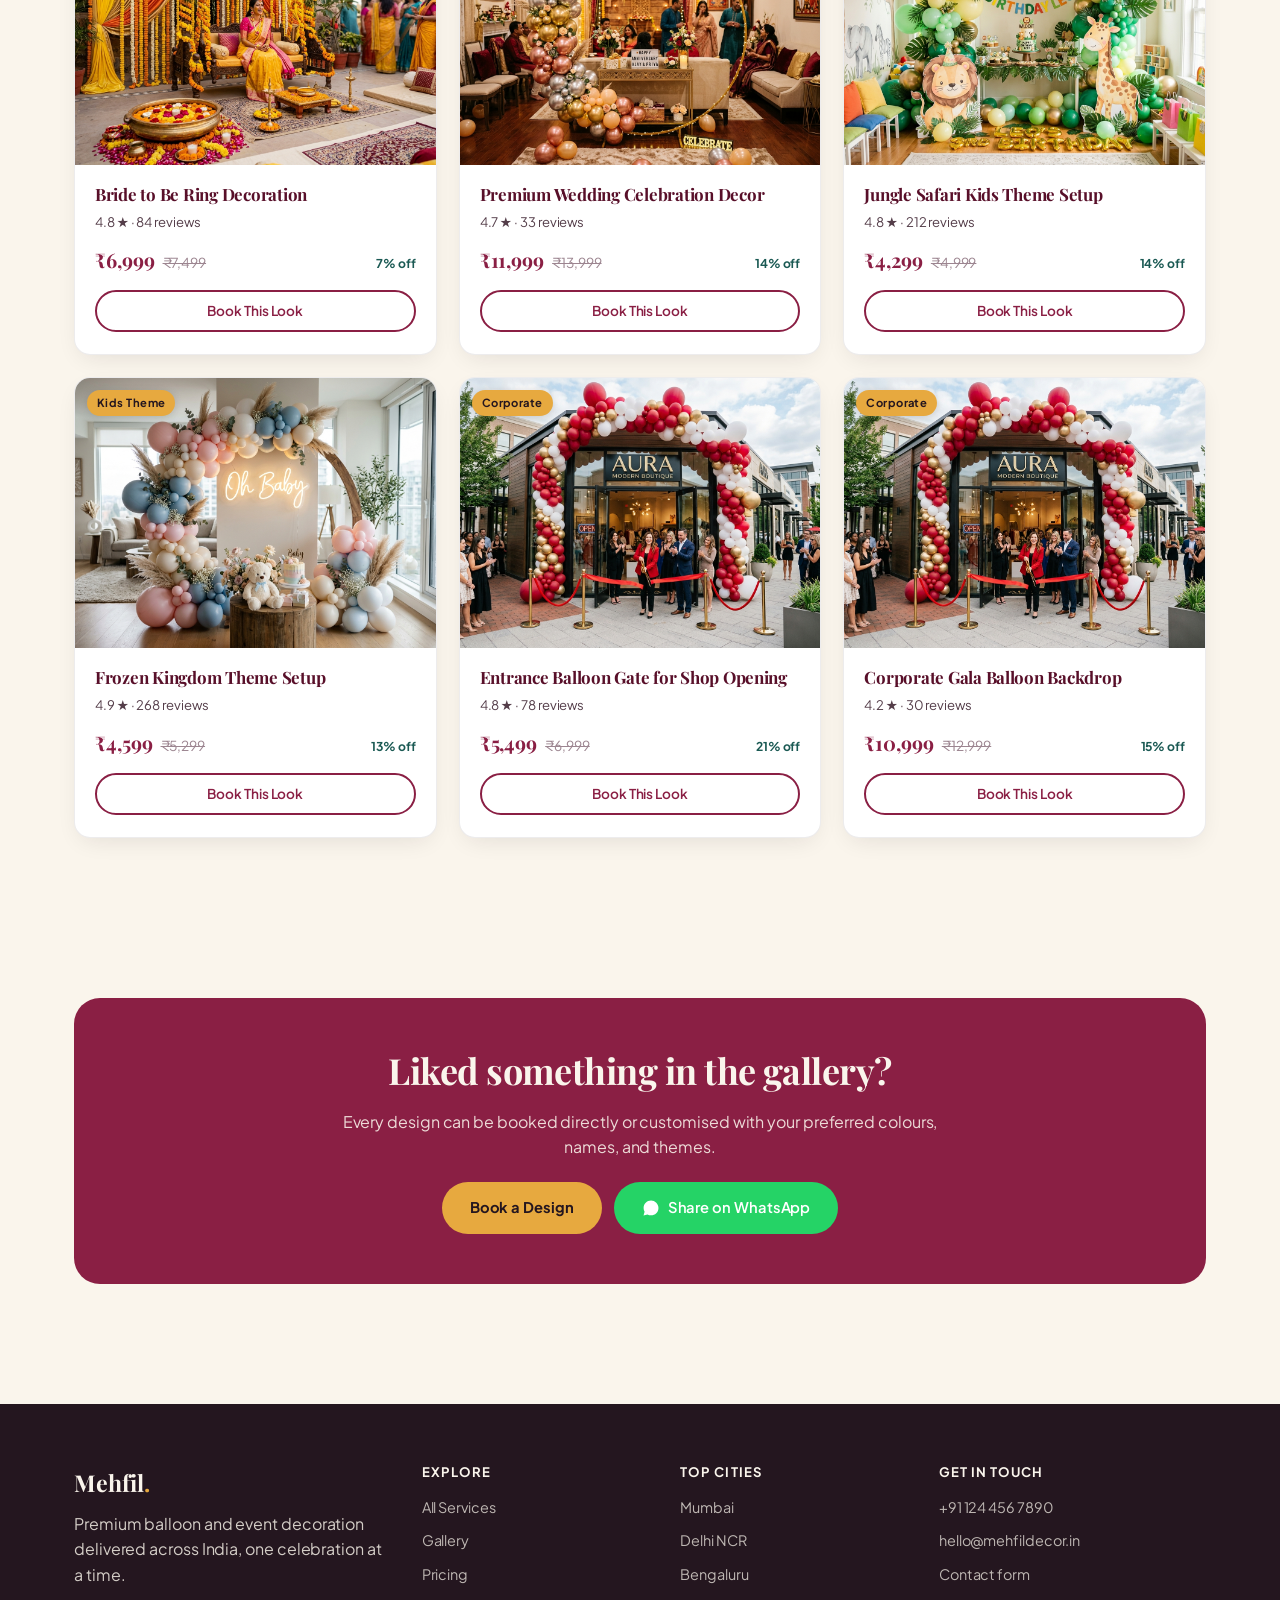
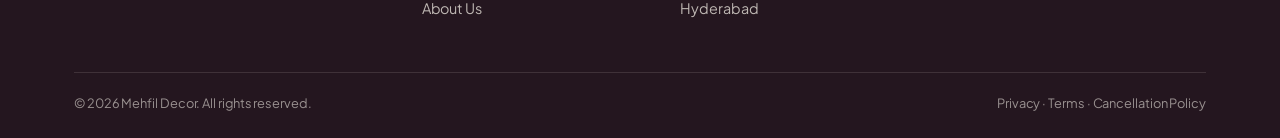
<file: gallery.html>
<!DOCTYPE html>
<html lang="en">
<head>
<meta charset="UTF-8">
<meta name="viewport" content="width=device-width, initial-scale=1, viewport-fit=cover">
<title>Decoration Gallery — Real Home Setups &amp; Themes | Mehfil Decor</title>
<meta name="description" content="Browse 50+ real photo setups of balloon and event decoration by Mehfil Decor: birthday themes, anniversary backdrops, baby showers, newborn welcome and corporate events.">
<meta name="keywords" content="balloon decoration gallery, birthday decoration photos, anniversary setup images, baby shower theme photos, wedding home decor photos, balloon decorators India">
<meta name="robots" content="index, follow, max-snippet:-1, max-image-preview:large, max-video-preview:-1">
<link rel="canonical" href="https://mehfildecor.in/gallery.html">

<!-- Open Graph -->
<meta property="og:type" content="website">
<meta property="og:url" content="https://mehfildecor.in/gallery.html">
<meta property="og:title" content="Decoration Gallery — Real Home Setups | Mehfil Decor">
<meta property="og:description" content="Every setup photographed from a real home celebration. Filter by occasion and book the look directly.">
<meta property="og:image" content="https://mehfildecor.in/images/birthday_decor.jpg">
<meta property="og:site_name" content="Mehfil Decor">
<meta property="og:locale" content="en_IN">

<!-- Twitter Card -->
<meta name="twitter:card" content="summary_large_image">
<meta name="twitter:title" content="Decoration Gallery — Real Setups | Mehfil Decor">
<meta name="twitter:description" content="Browse verified balloon decoration setups across Indian cities.">

<!-- Favicon SVG -->
<link rel="icon" type="image/svg+xml" href="data:image/svg+xml,%3Csvg xmlns='http://www.w3.org/2000/svg' viewBox='0 0 32 32'%3E%3Ccircle cx='16' cy='12' r='10' fill='%238A1F44'/%3E%3Cpath d='M15 22l1 3 1-3z' fill='%238A1F44'/%3E%3Cpath d='M16 25q-2 3-1 6' stroke='%23C6862A' fill='none' stroke-width='1.5'/%3E%3Ccircle cx='13' cy='9' r='2' fill='%23fff' opacity='.3'/%3E%3C/svg%3E">

<!-- Google Fonts (Playfair Display & Plus Jakarta Sans) -->
<link rel="preconnect" href="https://fonts.googleapis.com">
<link rel="preconnect" href="https://fonts.gstatic.com" crossorigin>
<link href="https://fonts.googleapis.com/css2?family=Playfair+Display:ital,wght@0,500;0,600;0,700;1,500;1,600&family=Plus+Jakarta+Sans:wght@400;500;600;700&display=swap" rel="stylesheet">
<link rel="stylesheet" href="css/style.css">

<!-- Structured Data (JSON-LD) -->
<script type="application/ld+json">
{
  "@context": "https://schema.org",
  "@graph": [
    {
      "@type": "BreadcrumbList",
      "itemListElement": [
        {
          "@type": "ListItem",
          "position": 1,
          "name": "Home",
          "item": "https://mehfildecor.in/index.html"
        },
        {
          "@type": "ListItem",
          "position": 2,
          "name": "Gallery",
          "item": "https://mehfildecor.in/gallery.html"
        }
      ]
    },
    {
      "@type": "CollectionPage",
      "name": "Mehfil Decoration Gallery",
      "description": "Real balloon and theme decoration setups for birthday, anniversary, baby shower and wedding ceremonies.",
      "url": "https://mehfildecor.in/gallery.html"
    }
  ]
}
</script>
</head>
<body>

<a href="#main-content" class="skip-link">Skip to main content</a>

<header class="site-header">
  <div class="header-inner">
    <a href="index.html" class="logo" aria-label="Mehfil Decor Home">
      <div class="logo-mark" aria-hidden="true">M</div>
      <div class="logo-text">
        <span class="logo-main">Mehfil<span class="dot">.</span></span>
        <span class="logo-tagline">Celebrations, arranged</span>
      </div>
    </a>
    <nav class="main-nav" id="main-nav" aria-label="Main Navigation">
      <a href="index.html">Home</a>
      <a href="services.html">Services</a>
      <a href="gallery.html" class="active">Gallery</a>
      <a href="pricing.html">Pricing</a>
      <a href="about.html">About</a>
      <a href="contact.html">Contact</a>

      <div class="mobile-drawer-footer">
        <a class="btn btn-whatsapp" href="https://wa.me/911244567890?text=Hi%20Mehfil%20Decor%2C%20I%20want%20to%20inquire%20about%20event%20decoration" target="_blank" rel="noopener">
          <svg viewBox="0 0 24 24"><path d="M12.04 2c-5.46 0-9.91 4.45-9.91 9.91 0 1.75.46 3.45 1.32 4.95L2.05 22l5.25-1.38c1.45.79 3.08 1.21 4.74 1.21 5.46 0 9.91-4.45 9.91-9.91 0-2.65-1.03-5.14-2.9-7.01A9.816 9.816 0 0 0 12.04 2z"/></svg>
          Chat on WhatsApp
        </a>
        <a class="btn btn-outline" href="tel:+911244567890">
          <svg viewBox="0 0 24 24" width="16" height="16" fill="none" stroke="currentColor" stroke-width="2"><path d="M22 16.92v3a2 2 0 0 1-2.18 2 19.79 19.79 0 0 1-8.63-3.07 19.5 19.5 0 0 1-6-6 19.79 19.79 0 0 1-3.07-8.67A2 2 0 0 1 4.11 2h3a2 2 0 0 1 2 1.72c.12.9.33 1.78.63 2.63a2 2 0 0 1-.45 2.11L8.09 9.91a16 16 0 0 0 6 6l1.45-1.45a2 2 0 0 1 2.11-.45c.85.3 1.73.51 2.63.63A2 2 0 0 1 22 16.92z"/></svg>
          Call +91 124 456 7890
        </a>
      </div>
    </nav>
    <div class="header-actions">
      <a class="header-phone" href="tel:+911244567890" aria-label="Customer Care Phone">
        <svg viewBox="0 0 24 24" fill="none" stroke-width="2" stroke-linecap="round" stroke-linejoin="round" aria-hidden="true"><path d="M22 16.92v3a2 2 0 0 1-2.18 2 19.79 19.79 0 0 1-8.63-3.07 19.5 19.5 0 0 1-6-6 19.79 19.79 0 0 1-3.07-8.67A2 2 0 0 1 4.11 2h3a2 2 0 0 1 2 1.72c.12.9.33 1.78.63 2.63a2 2 0 0 1-.45 2.11L8.09 9.91a16 16 0 0 0 6 6l1.45-1.45a2 2 0 0 1 2.11-.45c.85.3 1.73.51 2.63.63A2 2 0 0 1 22 16.92z"/></svg>
        <span>+91 124 456 7890</span>
      </a>
      <a href="contact.html" class="btn btn-primary">Book Now</a>
      <button class="nav-toggle" id="nav-toggle" aria-label="Toggle navigation menu" aria-expanded="false" aria-controls="main-nav"><span></span><span></span><span></span></button>
    </div>
  </div>
</header>

<main id="main-content">
<section class="page-hero">
  <div class="container">
    <nav class="breadcrumb" aria-label="Breadcrumb"><a href="index.html">Home</a> / <span>Gallery</span></nav>
    <span class="eyebrow">Real setups, real homes</span>
    <h1>The Decoration Gallery</h1>
    <p style="max-width:56ch;margin:0 auto;color:var(--ink-soft);">Every design shown here is photographed from real home setups. Swipe or select an occasion to view matching themes.</p>
  </div>
</section>

<section>
  <div class="container">
    <div class="filter-bar" role="tablist" aria-label="Occasion filter">
      <button class="filter-btn is-active" data-filter="all">All Occasions</button>
      <button class="filter-btn" data-filter="birthday">Birthday</button>
      <button class="filter-btn" data-filter="anniversary">Anniversary</button>
      <button class="filter-btn" data-filter="baby-shower">Baby Shower</button>
      <button class="filter-btn" data-filter="newborn">Newborn</button>
      <button class="filter-btn" data-filter="wedding">Wedding</button>
      <button class="filter-btn" data-filter="kids">Kids Theme</button>
      <button class="filter-btn" data-filter="corporate">Corporate</button>
    </div>

    <div class="grid grid-3" id="gallery-grid">
      <!-- 1: Birthday Arch -->
      <div class="pkg-card" data-category="birthday">
        <div class="pkg-thumb">
          <span class="pkg-tag">Birthday</span>
          <img src="images/birthday_decor.jpg" alt="Adorable Birthday Arch Backdrop" width="400" height="300" loading="lazy">
        </div>
        <div class="pkg-body">
          <h3>Adorable Birthday Arch Backdrop</h3>
          <div class="pkg-meta">5.0 ★ · 374 reviews</div>
          <div class="pkg-price"><span class="now">₹2,499</span><span class="was">₹3,299</span><span class="off">24% off</span></div>
          <a href="contact.html?look=Birthday+Arch" class="btn btn-outline btn-sm" style="margin-top:14px;width:100%;">Book This Look</a>
        </div>
      </div>

      <!-- 2: Boho Birthday -->
      <div class="pkg-card" data-category="birthday">
        <div class="pkg-thumb">
          <span class="pkg-tag">Birthday</span>
          <img src="images/hero_celebration_decor.jpg" alt="Boho Luxury Birthday Theme" width="400" height="300" loading="lazy">
        </div>
        <div class="pkg-body">
          <h3>Boho Theme Birthday Decoration</h3>
          <div class="pkg-meta">4.9 ★ · 357 reviews</div>
          <div class="pkg-price"><span class="now">₹8,499</span><span class="was">₹9,999</span><span class="off">15% off</span></div>
          <a href="contact.html?look=Boho+Theme" class="btn btn-outline btn-sm" style="margin-top:14px;width:100%;">Book This Look</a>
        </div>
      </div>

      <!-- 3: Anniversary -->
      <div class="pkg-card" data-category="anniversary">
        <div class="pkg-thumb">
          <span class="pkg-tag">Anniversary</span>
          <img src="images/anniversary_decor.jpg" alt="Happy Anniversary Candlelight Backdrop" width="400" height="300" loading="lazy">
        </div>
        <div class="pkg-body">
          <h3>Happy Anniversary Bliss Backdrop</h3>
          <div class="pkg-meta">4.6 ★ · 135 reviews</div>
          <div class="pkg-price"><span class="now">₹6,499</span><span class="was">₹7,899</span><span class="off">18% off</span></div>
          <a href="contact.html?look=Anniversary+Bliss" class="btn btn-outline btn-sm" style="margin-top:14px;width:100%;">Book This Look</a>
        </div>
      </div>

      <!-- 4: Baby Shower Luxe -->
      <div class="pkg-card" data-category="baby-shower">
        <div class="pkg-thumb">
          <span class="pkg-tag">Baby Shower</span>
          <img src="images/baby_shower_decor.jpg" alt="Luxe Oh Baby Floral Wall Setup" width="400" height="300" loading="lazy">
        </div>
        <div class="pkg-body">
          <h3>Luxe Oh Baby Floral Wall Setup</h3>
          <div class="pkg-meta">4.9 ★ · 431 reviews</div>
          <div class="pkg-price"><span class="now">₹2,899</span><span class="was">₹3,499</span><span class="off">17% off</span></div>
          <a href="contact.html?look=Luxe+Baby+Shower" class="btn btn-outline btn-sm" style="margin-top:14px;width:100%;">Book This Look</a>
        </div>
      </div>

      <!-- 5: Gender Reveal -->
      <div class="pkg-card" data-category="baby-shower">
        <div class="pkg-thumb">
          <span class="pkg-tag">Baby Shower</span>
          <img src="images/newborn_welcome_decor.jpg" alt="Teddy Bear Gender Reveal Decor" width="400" height="300" loading="lazy">
        </div>
        <div class="pkg-body">
          <h3>Teddy Bear Gender Reveal Decor</h3>
          <div class="pkg-meta">4.3 ★ · 98 reviews</div>
          <div class="pkg-price"><span class="now">₹8,499</span><span class="was">₹9,999</span><span class="off">15% off</span></div>
          <a href="contact.html?look=Gender+Reveal" class="btn btn-outline btn-sm" style="margin-top:14px;width:100%;">Book This Look</a>
        </div>
      </div>

      <!-- 6: Newborn -->
      <div class="pkg-card" data-category="newborn">
        <div class="pkg-thumb">
          <span class="pkg-tag">Newborn</span>
          <img src="images/newborn_welcome_decor.jpg" alt="Baby Homecoming Grand Arch" width="400" height="300" loading="lazy">
        </div>
        <div class="pkg-body">
          <h3>Baby Homecoming Grand Arch</h3>
          <div class="pkg-meta">4.7 ★ · 570 reviews</div>
          <div class="pkg-price"><span class="now">₹3,899</span><span class="was">₹4,499</span><span class="off">13% off</span></div>
          <a href="contact.html?look=Newborn+Homecoming" class="btn btn-outline btn-sm" style="margin-top:14px;width:100%;">Book This Look</a>
        </div>
      </div>

      <!-- 7: Bride to Be -->
      <div class="pkg-card" data-category="wedding">
        <div class="pkg-thumb">
          <span class="pkg-tag">Wedding</span>
          <img src="images/wedding_haldi_decor.jpg" alt="Bride to Be Haldi Setup" width="400" height="300" loading="lazy">
        </div>
        <div class="pkg-body">
          <h3>Bride to Be Ring Decoration</h3>
          <div class="pkg-meta">4.8 ★ · 84 reviews</div>
          <div class="pkg-price"><span class="now">₹6,999</span><span class="was">₹7,499</span><span class="off">7% off</span></div>
          <a href="contact.html?look=Bride+To+Be" class="btn btn-outline btn-sm" style="margin-top:14px;width:100%;">Book This Look</a>
        </div>
      </div>

      <!-- 8: Wedding Car -->
      <div class="pkg-card" data-category="wedding">
        <div class="pkg-thumb">
          <span class="pkg-tag">Wedding</span>
          <img src="images/hero_celebration_decor.jpg" alt="Premium Wedding Celebration Decor" width="400" height="300" loading="lazy">
        </div>
        <div class="pkg-body">
          <h3>Premium Wedding Celebration Decor</h3>
          <div class="pkg-meta">4.7 ★ · 33 reviews</div>
          <div class="pkg-price"><span class="now">₹11,999</span><span class="was">₹13,999</span><span class="off">14% off</span></div>
          <a href="contact.html?look=Wedding+Decor" class="btn btn-outline btn-sm" style="margin-top:14px;width:100%;">Book This Look</a>
        </div>
      </div>

      <!-- 9: Jungle Safari -->
      <div class="pkg-card" data-category="kids">
        <div class="pkg-thumb">
          <span class="pkg-tag">Kids Theme</span>
          <img src="images/kids_theme_decor.jpg" alt="Jungle Safari Kids Theme Setup" width="400" height="300" loading="lazy">
        </div>
        <div class="pkg-body">
          <h3>Jungle Safari Kids Theme Setup</h3>
          <div class="pkg-meta">4.8 ★ · 212 reviews</div>
          <div class="pkg-price"><span class="now">₹4,299</span><span class="was">₹4,999</span><span class="off">14% off</span></div>
          <a href="contact.html?look=Jungle+Safari" class="btn btn-outline btn-sm" style="margin-top:14px;width:100%;">Book This Look</a>
        </div>
      </div>

      <!-- 10: Frozen Theme -->
      <div class="pkg-card" data-category="kids">
        <div class="pkg-thumb">
          <span class="pkg-tag">Kids Theme</span>
          <img src="images/baby_shower_decor.jpg" alt="Frozen Kingdom Theme Setup" width="400" height="300" loading="lazy">
        </div>
        <div class="pkg-body">
          <h3>Frozen Kingdom Theme Setup</h3>
          <div class="pkg-meta">4.9 ★ · 268 reviews</div>
          <div class="pkg-price"><span class="now">₹4,599</span><span class="was">₹5,299</span><span class="off">13% off</span></div>
          <a href="contact.html?look=Frozen+Theme" class="btn btn-outline btn-sm" style="margin-top:14px;width:100%;">Book This Look</a>
        </div>
      </div>

      <!-- 11: Shop Opening -->
      <div class="pkg-card" data-category="corporate">
        <div class="pkg-thumb">
          <span class="pkg-tag">Corporate</span>
          <img src="images/corporate_opening_decor.jpg" alt="Entrance Balloon Gate for Shop Opening" width="400" height="300" loading="lazy">
        </div>
        <div class="pkg-body">
          <h3>Entrance Balloon Gate for Shop Opening</h3>
          <div class="pkg-meta">4.8 ★ · 78 reviews</div>
          <div class="pkg-price"><span class="now">₹5,499</span><span class="was">₹6,999</span><span class="off">21% off</span></div>
          <a href="contact.html?look=Store+Opening+Gate" class="btn btn-outline btn-sm" style="margin-top:14px;width:100%;">Book This Look</a>
        </div>
      </div>

      <!-- 12: Corporate Gala -->
      <div class="pkg-card" data-category="corporate">
        <div class="pkg-thumb">
          <span class="pkg-tag">Corporate</span>
          <img src="images/corporate_opening_decor.jpg" alt="Corporate Gala Balloon Backdrop" width="400" height="300" loading="lazy">
        </div>
        <div class="pkg-body">
          <h3>Corporate Gala Balloon Backdrop</h3>
          <div class="pkg-meta">4.2 ★ · 30 reviews</div>
          <div class="pkg-price"><span class="now">₹10,999</span><span class="was">₹12,999</span><span class="off">15% off</span></div>
          <a href="contact.html?look=Corporate+Gala" class="btn btn-outline btn-sm" style="margin-top:14px;width:100%;">Book This Look</a>
        </div>
      </div>
    </div>
  </div>
</section>

<section>
  <div class="container">
    <div class="cta-banner reveal">
      <h2>Liked something in the gallery?</h2>
      <p>Every design can be booked directly or customised with your preferred colours, names, and themes.</p>
      <div style="display:flex;gap:12px;justify-content:center;flex-wrap:wrap;">
        <a href="contact.html" class="btn btn-gold">Book a Design</a>
        <a href="https://wa.me/911244567890?text=Hi%20Mehfil%20Decor%2C%20I%20want%20to%20customize%20a%20design%20from%20your%20gallery" class="btn btn-whatsapp" target="_blank" rel="noopener">
          <svg viewBox="0 0 24 24"><path d="M12.04 2c-5.46 0-9.91 4.45-9.91 9.91 0 1.75.46 3.45 1.32 4.95L2.05 22l5.25-1.38c1.45.79 3.08 1.21 4.74 1.21 5.46 0 9.91-4.45 9.91-9.91 0-2.65-1.03-5.14-2.9-7.01A9.816 9.816 0 0 0 12.04 2z"/></svg>
          Share on WhatsApp
        </a>
      </div>
    </div>
  </div>
</section>
</main>

<footer class="site-footer">
  <div class="container">
    <div class="footer-grid">
      <div><div class="footer-logo">Mehfil<span class="dot">.</span></div><p>Premium balloon and event decoration delivered across India, one celebration at a time.</p></div>
      <div><h4>Explore</h4><ul><li><a href="services.html">All Services</a></li><li><a href="gallery.html">Gallery</a></li><li><a href="pricing.html">Pricing</a></li><li><a href="about.html">About Us</a></li></ul></div>
      <div><h4>Top Cities</h4><ul><li><a href="services.html?city=Mumbai">Mumbai</a></li><li><a href="services.html?city=DelhiNCR">Delhi NCR</a></li><li><a href="services.html?city=Bengaluru">Bengaluru</a></li><li><a href="services.html?city=Hyderabad">Hyderabad</a></li></ul></div>
      <div><h4>Get in touch</h4><ul><li><a href="tel:+911244567890">+91 124 456 7890</a></li><li><a href="mailto:hello@mehfildecor.in">hello@mehfildecor.in</a></li><li><a href="contact.html">Contact form</a></li></ul></div>
    </div>
    <div class="footer-bottom"><span>© 2026 Mehfil Decor. All rights reserved.</span><span><a href="#">Privacy</a> · <a href="#">Terms</a> · <a href="#">Cancellation Policy</a></span></div>
  </div>
</footer>

<!-- Mobile Bottom Sticky Action Bar -->
<div class="mobile-action-bar" aria-label="Mobile quick actions">
  <a href="tel:+911244567890" class="mobile-act-btn call-btn">
    <svg viewBox="0 0 24 24"><path d="M22 16.92v3a2 2 0 0 1-2.18 2 19.79 19.79 0 0 1-8.63-3.07 19.5 19.5 0 0 1-6-6 19.79 19.79 0 0 1-3.07-8.67A2 2 0 0 1 4.11 2h3a2 2 0 0 1 2 1.72c.12.9.33 1.78.63 2.63a2 2 0 0 1-.45 2.11L8.09 9.91a16 16 0 0 0 6 6l1.45-1.45a2 2 0 0 1 2.11-.45c.85.3 1.73.51 2.63.63A2 2 0 0 1 22 16.92z"/></svg>
    <span>Call Now</span>
  </a>
  <a href="https://wa.me/911244567890?text=Hi%20Mehfil%20Decor%2C%20I%20want%20to%20inquire%20about%20event%20decoration" target="_blank" rel="noopener" class="mobile-act-btn wa-btn">
    <svg viewBox="0 0 24 24"><path d="M12.04 2c-5.46 0-9.91 4.45-9.91 9.91 0 1.75.46 3.45 1.32 4.95L2.05 22l5.25-1.38c1.45.79 3.08 1.21 4.74 1.21 5.46 0 9.91-4.45 9.91-9.91 0-2.65-1.03-5.14-2.9-7.01A9.816 9.816 0 0 0 12.04 2z"/></svg>
    <span>WhatsApp</span>
  </a>
  <a href="contact.html" class="mobile-act-btn book-btn">
    <svg viewBox="0 0 24 24"><rect x="3" y="4" width="18" height="18" rx="2" ry="2"/><line x1="16" y1="2" x2="16" y2="6"/><line x1="8" y1="2" x2="8" y2="6"/><line x1="3" y1="10" x2="21" y2="10"/></svg>
    <span>Book Now</span>
  </a>
</div>

<button class="back-to-top" aria-label="Back to top"><svg viewBox="0 0 24 24" fill="none" stroke="currentColor" stroke-width="2" stroke-linecap="round" stroke-linejoin="round" aria-hidden="true"><path d="M18 15l-6-6-6 6"/></svg></button>
<script src="js/script.js"></script>
</body>
</html>
</file>
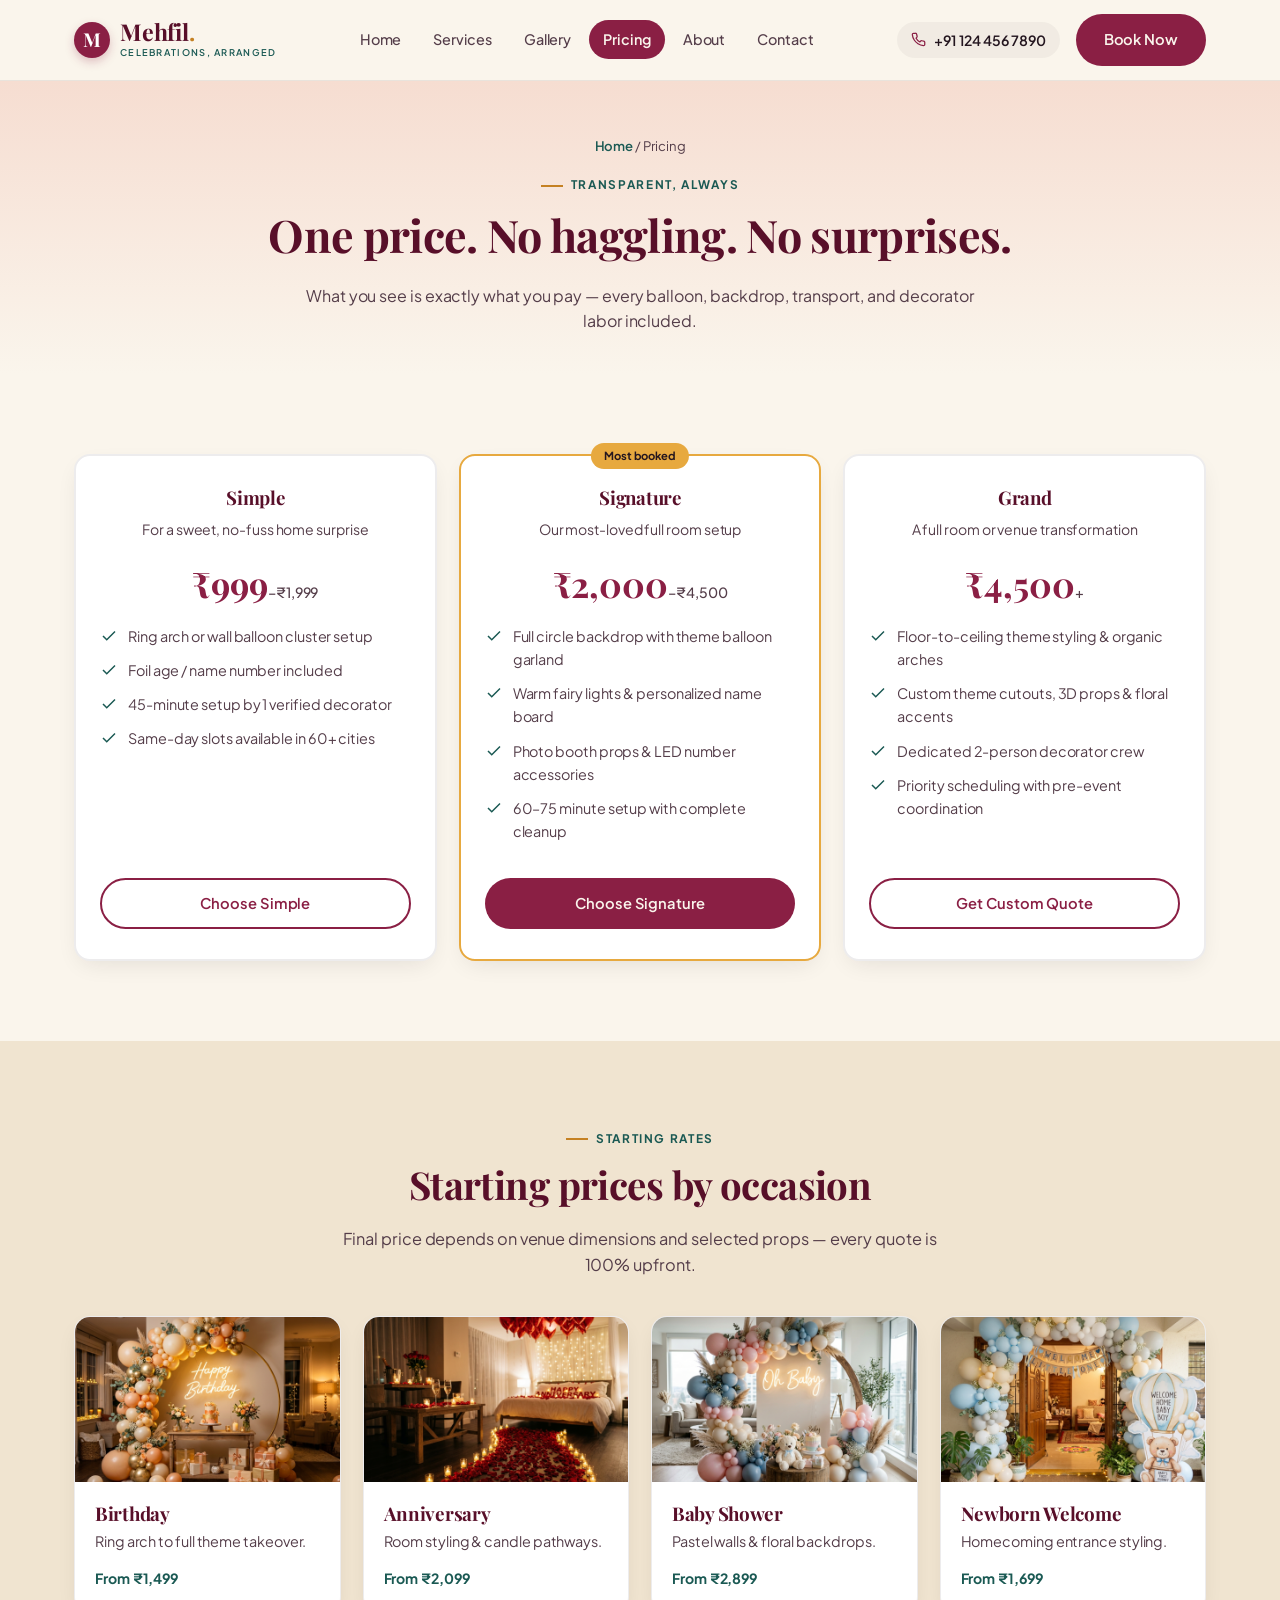
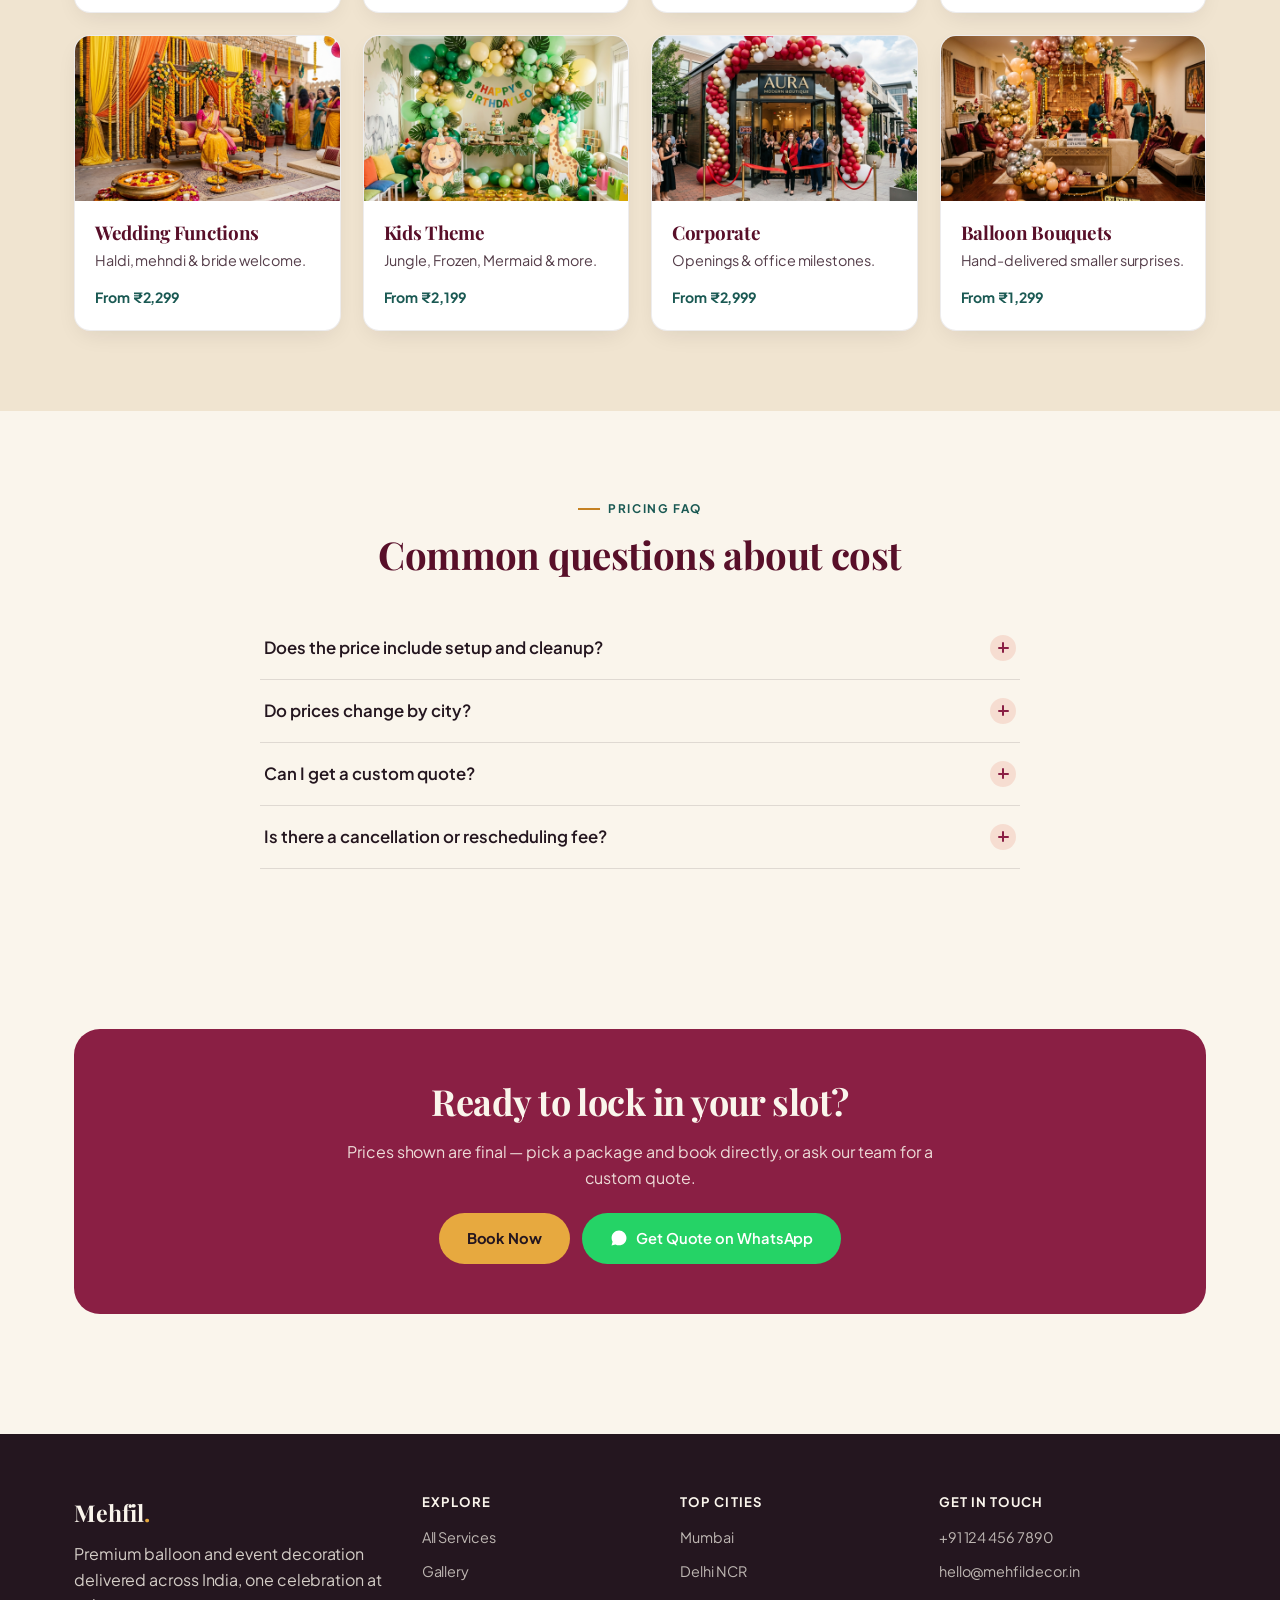
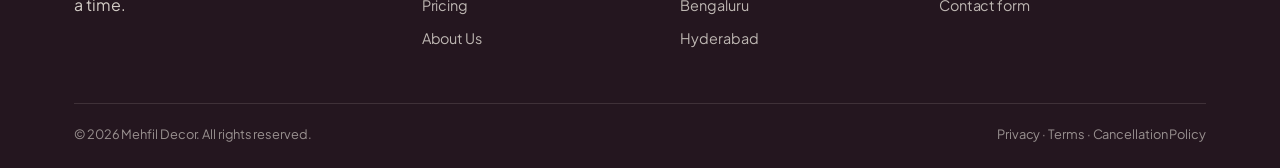
<file: pricing.html>
<!DOCTYPE html>
<html lang="en">
<head>
<meta charset="UTF-8">
<meta name="viewport" content="width=device-width, initial-scale=1, viewport-fit=cover">
<title>Transparent Decoration Pricing &amp; Packages From ₹999 | Mehfil Decor</title>
<meta name="description" content="Transparent, all-inclusive balloon decoration pricing from Mehfil Decor. Simple (₹999), Signature (₹2,000) &amp; Grand (₹4,500+) packages with no hidden charges and free same-day setup.">
<meta name="keywords" content="balloon decoration price, birthday decoration cost India, anniversary room decor charges, event decoration packages, cheap balloon decorator, Mehfil pricing">
<meta name="robots" content="index, follow, max-snippet:-1, max-image-preview:large, max-video-preview:-1">
<link rel="canonical" href="https://mehfildecor.in/pricing.html">

<!-- Open Graph -->
<meta property="og:type" content="website">
<meta property="og:url" content="https://mehfildecor.in/pricing.html">
<meta property="og:title" content="Transparent Decoration Pricing &amp; Packages | Mehfil Decor">
<meta property="og:description" content="One price. No haggling. No surprises. Every balloon, backdrop, lights and setup labor included.">
<meta property="og:image" content="https://mehfildecor.in/images/birthday_decor.jpg">
<meta property="og:site_name" content="Mehfil Decor">
<meta property="og:locale" content="en_IN">

<!-- Twitter Card -->
<meta name="twitter:card" content="summary_large_image">
<meta name="twitter:title" content="Decoration Packages &amp; Pricing — Mehfil Decor">
<meta name="twitter:description" content="Explore clear packages from ₹999 for home &amp; venue celebrations.">

<!-- Favicon SVG -->
<link rel="icon" type="image/svg+xml" href="data:image/svg+xml,%3Csvg xmlns='http://www.w3.org/2000/svg' viewBox='0 0 32 32'%3E%3Ccircle cx='16' cy='12' r='10' fill='%238A1F44'/%3E%3Cpath d='M15 22l1 3 1-3z' fill='%238A1F44'/%3E%3Cpath d='M16 25q-2 3-1 6' stroke='%23C6862A' fill='none' stroke-width='1.5'/%3E%3Ccircle cx='13' cy='9' r='2' fill='%23fff' opacity='.3'/%3E%3C/svg%3E">

<!-- Google Fonts (Playfair Display & Plus Jakarta Sans) -->
<link rel="preconnect" href="https://fonts.googleapis.com">
<link rel="preconnect" href="https://fonts.gstatic.com" crossorigin>
<link href="https://fonts.googleapis.com/css2?family=Playfair+Display:ital,wght@0,500;0,600;0,700;1,500;1,600&family=Plus+Jakarta+Sans:wght@400;500;600;700&display=swap" rel="stylesheet">
<link rel="stylesheet" href="css/style.css">

<!-- Structured Data (JSON-LD) -->
<script type="application/ld+json">
{
  "@context": "https://schema.org",
  "@graph": [
    {
      "@type": "BreadcrumbList",
      "itemListElement": [
        {
          "@type": "ListItem",
          "position": 1,
          "name": "Home",
          "item": "https://mehfildecor.in/index.html"
        },
        {
          "@type": "ListItem",
          "position": 2,
          "name": "Pricing",
          "item": "https://mehfildecor.in/pricing.html"
        }
      ]
    },
    {
      "@type": "PriceSpecification",
      "priceCurrency": "INR",
      "minPrice": "999",
      "maxPrice": "15000",
      "validFrom": "2026-01-01"
    }
  ]
}
</script>
</head>
<body>

<a href="#main-content" class="skip-link">Skip to main content</a>

<header class="site-header">
  <div class="header-inner">
    <a href="index.html" class="logo" aria-label="Mehfil Decor Home">
      <div class="logo-mark" aria-hidden="true">M</div>
      <div class="logo-text">
        <span class="logo-main">Mehfil<span class="dot">.</span></span>
        <span class="logo-tagline">Celebrations, arranged</span>
      </div>
    </a>
    <nav class="main-nav" id="main-nav" aria-label="Main Navigation">
      <a href="index.html">Home</a>
      <a href="services.html">Services</a>
      <a href="gallery.html">Gallery</a>
      <a href="pricing.html" class="active">Pricing</a>
      <a href="about.html">About</a>
      <a href="contact.html">Contact</a>

      <div class="mobile-drawer-footer">
        <a class="btn btn-whatsapp" href="https://wa.me/911244567890?text=Hi%20Mehfil%20Decor%2C%20I%20want%20to%20inquire%20about%20event%20decoration" target="_blank" rel="noopener">
          <svg viewBox="0 0 24 24"><path d="M12.04 2c-5.46 0-9.91 4.45-9.91 9.91 0 1.75.46 3.45 1.32 4.95L2.05 22l5.25-1.38c1.45.79 3.08 1.21 4.74 1.21 5.46 0 9.91-4.45 9.91-9.91 0-2.65-1.03-5.14-2.9-7.01A9.816 9.816 0 0 0 12.04 2z"/></svg>
          Chat on WhatsApp
        </a>
        <a class="btn btn-outline" href="tel:+911244567890">
          <svg viewBox="0 0 24 24" width="16" height="16" fill="none" stroke="currentColor" stroke-width="2"><path d="M22 16.92v3a2 2 0 0 1-2.18 2 19.79 19.79 0 0 1-8.63-3.07 19.5 19.5 0 0 1-6-6 19.79 19.79 0 0 1-3.07-8.67A2 2 0 0 1 4.11 2h3a2 2 0 0 1 2 1.72c.12.9.33 1.78.63 2.63a2 2 0 0 1-.45 2.11L8.09 9.91a16 16 0 0 0 6 6l1.45-1.45a2 2 0 0 1 2.11-.45c.85.3 1.73.51 2.63.63A2 2 0 0 1 22 16.92z"/></svg>
          Call +91 124 456 7890
        </a>
      </div>
    </nav>
    <div class="header-actions">
      <a class="header-phone" href="tel:+911244567890" aria-label="Customer Care Phone">
        <svg viewBox="0 0 24 24" fill="none" stroke-width="2" stroke-linecap="round" stroke-linejoin="round" aria-hidden="true"><path d="M22 16.92v3a2 2 0 0 1-2.18 2 19.79 19.79 0 0 1-8.63-3.07 19.5 19.5 0 0 1-6-6 19.79 19.79 0 0 1-3.07-8.67A2 2 0 0 1 4.11 2h3a2 2 0 0 1 2 1.72c.12.9.33 1.78.63 2.63a2 2 0 0 1-.45 2.11L8.09 9.91a16 16 0 0 0 6 6l1.45-1.45a2 2 0 0 1 2.11-.45c.85.3 1.73.51 2.63.63A2 2 0 0 1 22 16.92z"/></svg>
        <span>+91 124 456 7890</span>
      </a>
      <a href="contact.html" class="btn btn-primary">Book Now</a>
      <button class="nav-toggle" id="nav-toggle" aria-label="Toggle navigation menu" aria-expanded="false" aria-controls="main-nav"><span></span><span></span><span></span></button>
    </div>
  </div>
</header>

<main id="main-content">
<section class="page-hero">
  <div class="container">
    <nav class="breadcrumb" aria-label="Breadcrumb"><a href="index.html">Home</a> / <span>Pricing</span></nav>
    <span class="eyebrow">Transparent, always</span>
    <h1>One price. No haggling. No surprises.</h1>
    <p style="max-width:56ch;margin:0 auto;color:var(--ink-soft);">What you see is exactly what you pay — every balloon, backdrop, transport, and decorator labor included.</p>
  </div>
</section>

<!-- MAIN PACKAGES -->
<section>
  <div class="container">
    <div class="grid grid-3 reveal">
      <!-- SIMPLE -->
      <div class="tier-card">
        <h3>Simple</h3>
        <p style="color:var(--ink-soft);font-size:.88rem;">For a sweet, no-fuss home surprise</p>
        <div class="price">₹999<span>–₹1,999</span></div>
        <ul class="tier-list">
          <li><svg viewBox="0 0 24 24" fill="none" stroke="currentColor" stroke-width="2" aria-hidden="true"><path d="M20 6L9 17l-5-5"/></svg>Ring arch or wall balloon cluster setup</li>
          <li><svg viewBox="0 0 24 24" fill="none" stroke="currentColor" stroke-width="2" aria-hidden="true"><path d="M20 6L9 17l-5-5"/></svg>Foil age / name number included</li>
          <li><svg viewBox="0 0 24 24" fill="none" stroke="currentColor" stroke-width="2" aria-hidden="true"><path d="M20 6L9 17l-5-5"/></svg>45-minute setup by 1 verified decorator</li>
          <li><svg viewBox="0 0 24 24" fill="none" stroke="currentColor" stroke-width="2" aria-hidden="true"><path d="M20 6L9 17l-5-5"/></svg>Same-day slots available in 60+ cities</li>
        </ul>
        <a href="contact.html?package=Simple" class="btn btn-outline btn-block">Choose Simple</a>
      </div>

      <!-- SIGNATURE -->
      <div class="tier-card is-popular">
        <span class="pop-badge">Most booked</span>
        <h3>Signature</h3>
        <p style="color:var(--ink-soft);font-size:.88rem;">Our most-loved full room setup</p>
        <div class="price">₹2,000<span>–₹4,500</span></div>
        <ul class="tier-list">
          <li><svg viewBox="0 0 24 24" fill="none" stroke="currentColor" stroke-width="2" aria-hidden="true"><path d="M20 6L9 17l-5-5"/></svg>Full circle backdrop with theme balloon garland</li>
          <li><svg viewBox="0 0 24 24" fill="none" stroke="currentColor" stroke-width="2" aria-hidden="true"><path d="M20 6L9 17l-5-5"/></svg>Warm fairy lights &amp; personalized name board</li>
          <li><svg viewBox="0 0 24 24" fill="none" stroke="currentColor" stroke-width="2" aria-hidden="true"><path d="M20 6L9 17l-5-5"/></svg>Photo booth props &amp; LED number accessories</li>
          <li><svg viewBox="0 0 24 24" fill="none" stroke="currentColor" stroke-width="2" aria-hidden="true"><path d="M20 6L9 17l-5-5"/></svg>60–75 minute setup with complete cleanup</li>
        </ul>
        <a href="contact.html?package=Signature" class="btn btn-primary btn-block">Choose Signature</a>
      </div>

      <!-- GRAND -->
      <div class="tier-card">
        <h3>Grand</h3>
        <p style="color:var(--ink-soft);font-size:.88rem;">A full room or venue transformation</p>
        <div class="price">₹4,500<span>+</span></div>
        <ul class="tier-list">
          <li><svg viewBox="0 0 24 24" fill="none" stroke="currentColor" stroke-width="2" aria-hidden="true"><path d="M20 6L9 17l-5-5"/></svg>Floor-to-ceiling theme styling &amp; organic arches</li>
          <li><svg viewBox="0 0 24 24" fill="none" stroke="currentColor" stroke-width="2" aria-hidden="true"><path d="M20 6L9 17l-5-5"/></svg>Custom theme cutouts, 3D props &amp; floral accents</li>
          <li><svg viewBox="0 0 24 24" fill="none" stroke="currentColor" stroke-width="2" aria-hidden="true"><path d="M20 6L9 17l-5-5"/></svg>Dedicated 2-person decorator crew</li>
          <li><svg viewBox="0 0 24 24" fill="none" stroke="currentColor" stroke-width="2" aria-hidden="true"><path d="M20 6L9 17l-5-5"/></svg>Priority scheduling with pre-event coordination</li>
        </ul>
        <a href="contact.html?package=Grand" class="btn btn-outline btn-block">Get Custom Quote</a>
      </div>
    </div>
  </div>
</section>

<!-- BY OCCASION -->
<section style="background:var(--cream-deep);">
  <div class="container">
    <div class="section-head reveal">
      <span class="eyebrow">Starting rates</span>
      <h2>Starting prices by occasion</h2>
      <p>Final price depends on venue dimensions and selected props — every quote is 100% upfront.</p>
    </div>
    <div class="grid grid-4 reveal">
      <div class="occasion-card">
        <div class="occasion-thumb"><img src="images/birthday_decor.jpg" alt="Birthday Decor" width="300" height="190" loading="lazy"></div>
        <div class="occasion-body">
          <h3>Birthday</h3>
          <p>Ring arch to full theme takeover.</p>
          <span class="price-from">From ₹1,499</span>
        </div>
      </div>
      <div class="occasion-card">
        <div class="occasion-thumb"><img src="images/anniversary_decor.jpg" alt="Anniversary Decor" width="300" height="190" loading="lazy"></div>
        <div class="occasion-body">
          <h3>Anniversary</h3>
          <p>Room styling &amp; candle pathways.</p>
          <span class="price-from">From ₹2,099</span>
        </div>
      </div>
      <div class="occasion-card">
        <div class="occasion-thumb"><img src="images/baby_shower_decor.jpg" alt="Baby Shower Decor" width="300" height="190" loading="lazy"></div>
        <div class="occasion-body">
          <h3>Baby Shower</h3>
          <p>Pastel walls &amp; floral backdrops.</p>
          <span class="price-from">From ₹2,899</span>
        </div>
      </div>
      <div class="occasion-card">
        <div class="occasion-thumb"><img src="images/newborn_welcome_decor.jpg" alt="Newborn Welcome Decor" width="300" height="190" loading="lazy"></div>
        <div class="occasion-body">
          <h3>Newborn Welcome</h3>
          <p>Homecoming entrance styling.</p>
          <span class="price-from">From ₹1,699</span>
        </div>
      </div>
      <div class="occasion-card">
        <div class="occasion-thumb"><img src="images/wedding_haldi_decor.jpg" alt="Wedding Haldi Decor" width="300" height="190" loading="lazy"></div>
        <div class="occasion-body">
          <h3>Wedding Functions</h3>
          <p>Haldi, mehndi &amp; bride welcome.</p>
          <span class="price-from">From ₹2,299</span>
        </div>
      </div>
      <div class="occasion-card">
        <div class="occasion-thumb"><img src="images/kids_theme_decor.jpg" alt="Kids Theme Party" width="300" height="190" loading="lazy"></div>
        <div class="occasion-body">
          <h3>Kids Theme</h3>
          <p>Jungle, Frozen, Mermaid &amp; more.</p>
          <span class="price-from">From ₹2,199</span>
        </div>
      </div>
      <div class="occasion-card">
        <div class="occasion-thumb"><img src="images/corporate_opening_decor.jpg" alt="Corporate Balloon Gate" width="300" height="190" loading="lazy"></div>
        <div class="occasion-body">
          <h3>Corporate</h3>
          <p>Openings &amp; office milestones.</p>
          <span class="price-from">From ₹2,999</span>
        </div>
      </div>
      <div class="occasion-card">
        <div class="occasion-thumb"><img src="images/hero_celebration_decor.jpg" alt="Balloon Bouquets" width="300" height="190" loading="lazy"></div>
        <div class="occasion-body">
          <h3>Balloon Bouquets</h3>
          <p>Hand-delivered smaller surprises.</p>
          <span class="price-from">From ₹1,299</span>
        </div>
      </div>
    </div>
  </div>
</section>

<!-- FAQ -->
<section>
  <div class="container">
    <div class="section-head reveal">
      <span class="eyebrow">Pricing FAQ</span>
      <h2>Common questions about cost</h2>
    </div>
    <div class="faq-list reveal">
      <div class="faq-item">
        <button class="faq-q" aria-expanded="false">Does the price include setup and cleanup?<span class="plus"></span></button>
        <div class="faq-a"><p>Yes. Every listed price is fully inclusive of materials, setup labor and packaging cleanup — nothing is added at checkout.</p></div>
      </div>
      <div class="faq-item">
        <button class="faq-q" aria-expanded="false">Do prices change by city?<span class="plus"></span></button>
        <div class="faq-a"><p>Base package prices are consistent nationally; a small logistics fee may apply in select remote pin codes, shown clearly before payment.</p></div>
      </div>
      <div class="faq-item">
        <button class="faq-q" aria-expanded="false">Can I get a custom quote?<span class="plus"></span></button>
        <div class="faq-a"><p>Absolutely. Share your venue size, colour theme and budget through the contact form or WhatsApp and we'll respond with a fixed quote.</p></div>
      </div>
      <div class="faq-item">
        <button class="faq-q" aria-expanded="false">Is there a cancellation or rescheduling fee?<span class="plus"></span></button>
        <div class="faq-a"><p>Free rescheduling up to 24 hours before your slot. Please see our Cancellation Policy for easy refund timelines.</p></div>
      </div>
    </div>
  </div>
</section>

<section>
  <div class="container">
    <div class="cta-banner reveal">
      <h2>Ready to lock in your slot?</h2>
      <p>Prices shown are final — pick a package and book directly, or ask our team for a custom quote.</p>
      <div style="display:flex;gap:12px;justify-content:center;flex-wrap:wrap;">
        <a href="contact.html" class="btn btn-gold">Book Now</a>
        <a href="https://wa.me/911244567890?text=Hi%20Mehfil%20Decor%2C%20I%20want%20a%20price%20quote" class="btn btn-whatsapp" target="_blank" rel="noopener">
          <svg viewBox="0 0 24 24"><path d="M12.04 2c-5.46 0-9.91 4.45-9.91 9.91 0 1.75.46 3.45 1.32 4.95L2.05 22l5.25-1.38c1.45.79 3.08 1.21 4.74 1.21 5.46 0 9.91-4.45 9.91-9.91 0-2.65-1.03-5.14-2.9-7.01A9.816 9.816 0 0 0 12.04 2z"/></svg>
          Get Quote on WhatsApp
        </a>
      </div>
    </div>
  </div>
</section>
</main>

<footer class="site-footer">
  <div class="container">
    <div class="footer-grid">
      <div><div class="footer-logo">Mehfil<span class="dot">.</span></div><p>Premium balloon and event decoration delivered across India, one celebration at a time.</p></div>
      <div><h4>Explore</h4><ul><li><a href="services.html">All Services</a></li><li><a href="gallery.html">Gallery</a></li><li><a href="pricing.html">Pricing</a></li><li><a href="about.html">About Us</a></li></ul></div>
      <div><h4>Top Cities</h4><ul><li><a href="services.html?city=Mumbai">Mumbai</a></li><li><a href="services.html?city=DelhiNCR">Delhi NCR</a></li><li><a href="services.html?city=Bengaluru">Bengaluru</a></li><li><a href="services.html?city=Hyderabad">Hyderabad</a></li></ul></div>
      <div><h4>Get in touch</h4><ul><li><a href="tel:+911244567890">+91 124 456 7890</a></li><li><a href="mailto:hello@mehfildecor.in">hello@mehfildecor.in</a></li><li><a href="contact.html">Contact form</a></li></ul></div>
    </div>
    <div class="footer-bottom"><span>© 2026 Mehfil Decor. All rights reserved.</span><span><a href="#">Privacy</a> · <a href="#">Terms</a> · <a href="#">Cancellation Policy</a></span></div>
  </div>
</footer>

<!-- Mobile Bottom Sticky Action Bar -->
<div class="mobile-action-bar" aria-label="Mobile quick actions">
  <a href="tel:+911244567890" class="mobile-act-btn call-btn">
    <svg viewBox="0 0 24 24"><path d="M22 16.92v3a2 2 0 0 1-2.18 2 19.79 19.79 0 0 1-8.63-3.07 19.5 19.5 0 0 1-6-6 19.79 19.79 0 0 1-3.07-8.67A2 2 0 0 1 4.11 2h3a2 2 0 0 1 2 1.72c.12.9.33 1.78.63 2.63a2 2 0 0 1-.45 2.11L8.09 9.91a16 16 0 0 0 6 6l1.45-1.45a2 2 0 0 1 2.11-.45c.85.3 1.73.51 2.63.63A2 2 0 0 1 22 16.92z"/></svg>
    <span>Call Now</span>
  </a>
  <a href="https://wa.me/911244567890?text=Hi%20Mehfil%20Decor%2C%20I%20want%20to%20inquire%20about%20event%20decoration" target="_blank" rel="noopener" class="mobile-act-btn wa-btn">
    <svg viewBox="0 0 24 24"><path d="M12.04 2c-5.46 0-9.91 4.45-9.91 9.91 0 1.75.46 3.45 1.32 4.95L2.05 22l5.25-1.38c1.45.79 3.08 1.21 4.74 1.21 5.46 0 9.91-4.45 9.91-9.91 0-2.65-1.03-5.14-2.9-7.01A9.816 9.816 0 0 0 12.04 2z"/></svg>
    <span>WhatsApp</span>
  </a>
  <a href="contact.html" class="mobile-act-btn book-btn">
    <svg viewBox="0 0 24 24"><rect x="3" y="4" width="18" height="18" rx="2" ry="2"/><line x1="16" y1="2" x2="16" y2="6"/><line x1="8" y1="2" x2="8" y2="6"/><line x1="3" y1="10" x2="21" y2="10"/></svg>
    <span>Book Now</span>
  </a>
</div>

<button class="back-to-top" aria-label="Back to top"><svg viewBox="0 0 24 24" fill="none" stroke="currentColor" stroke-width="2" stroke-linecap="round" stroke-linejoin="round" aria-hidden="true"><path d="M18 15l-6-6-6 6"/></svg></button>
<script src="js/script.js"></script>
</body>
</html>
</file>
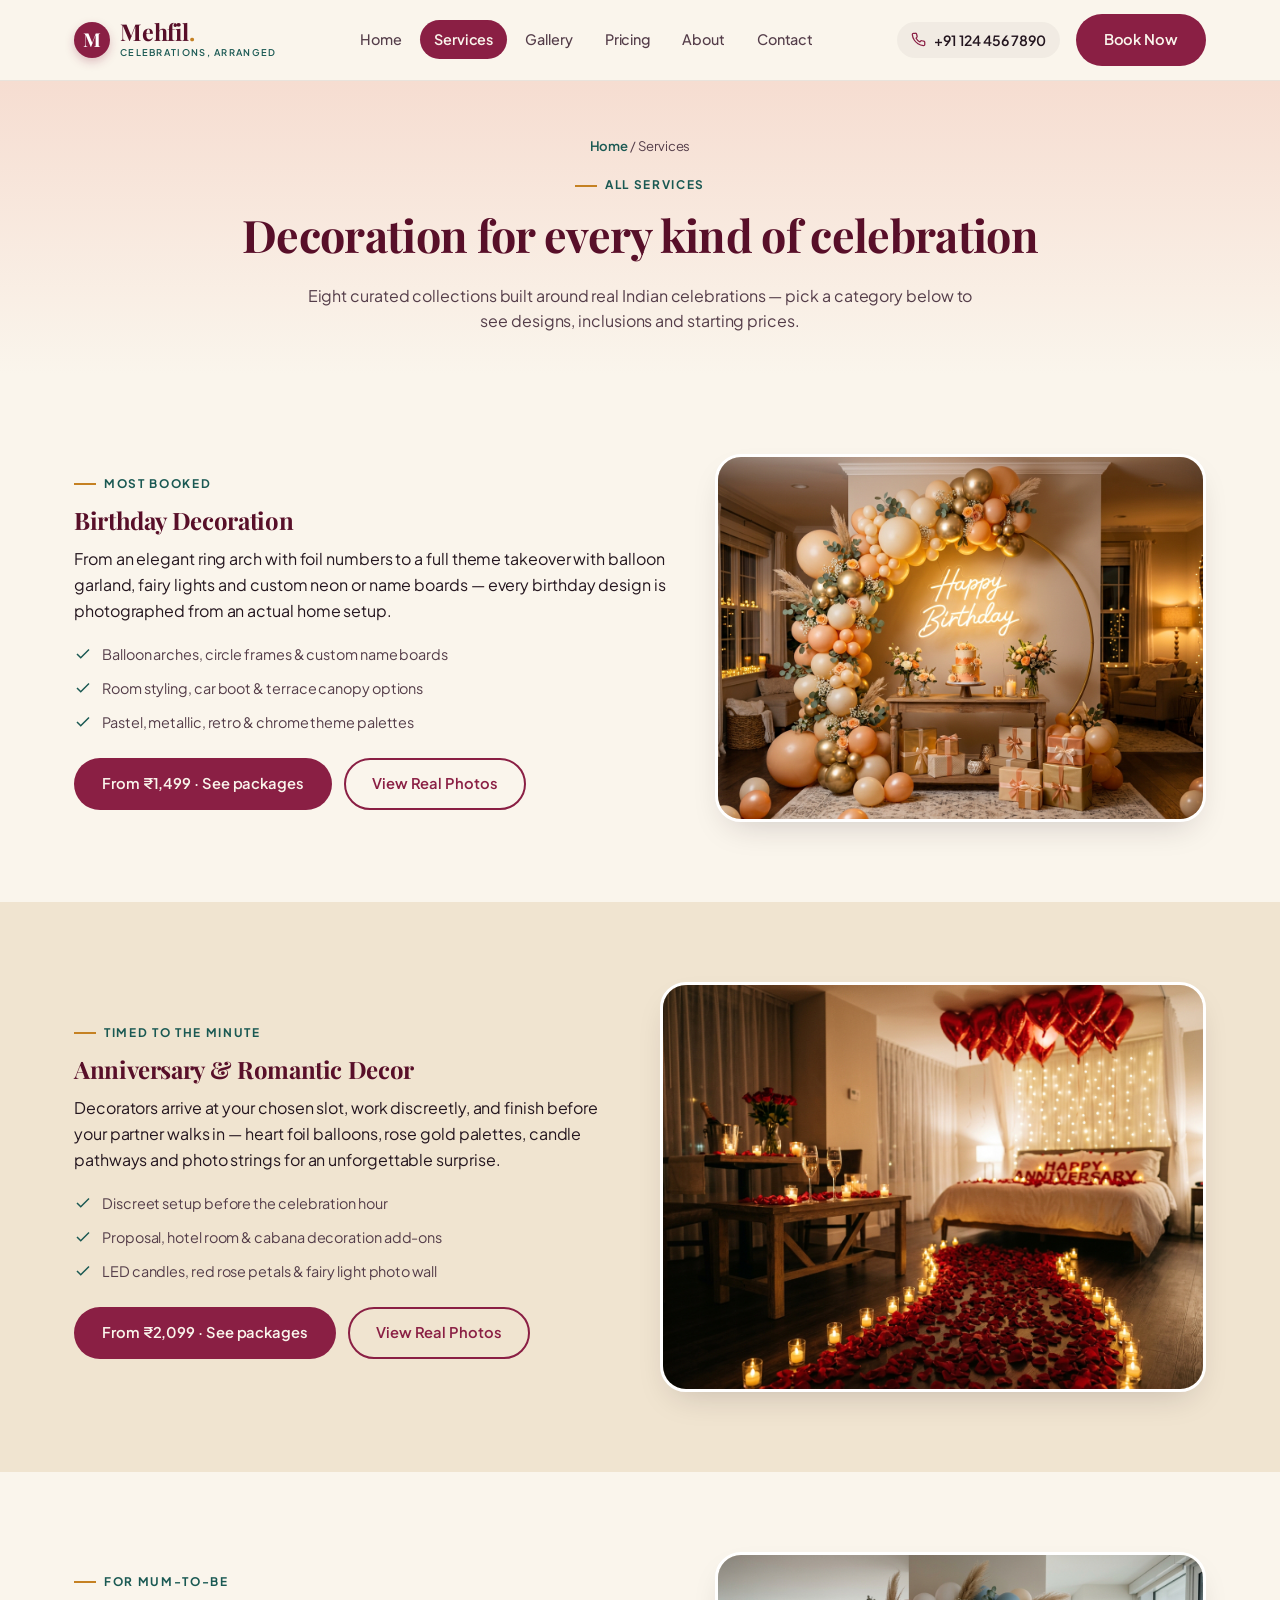
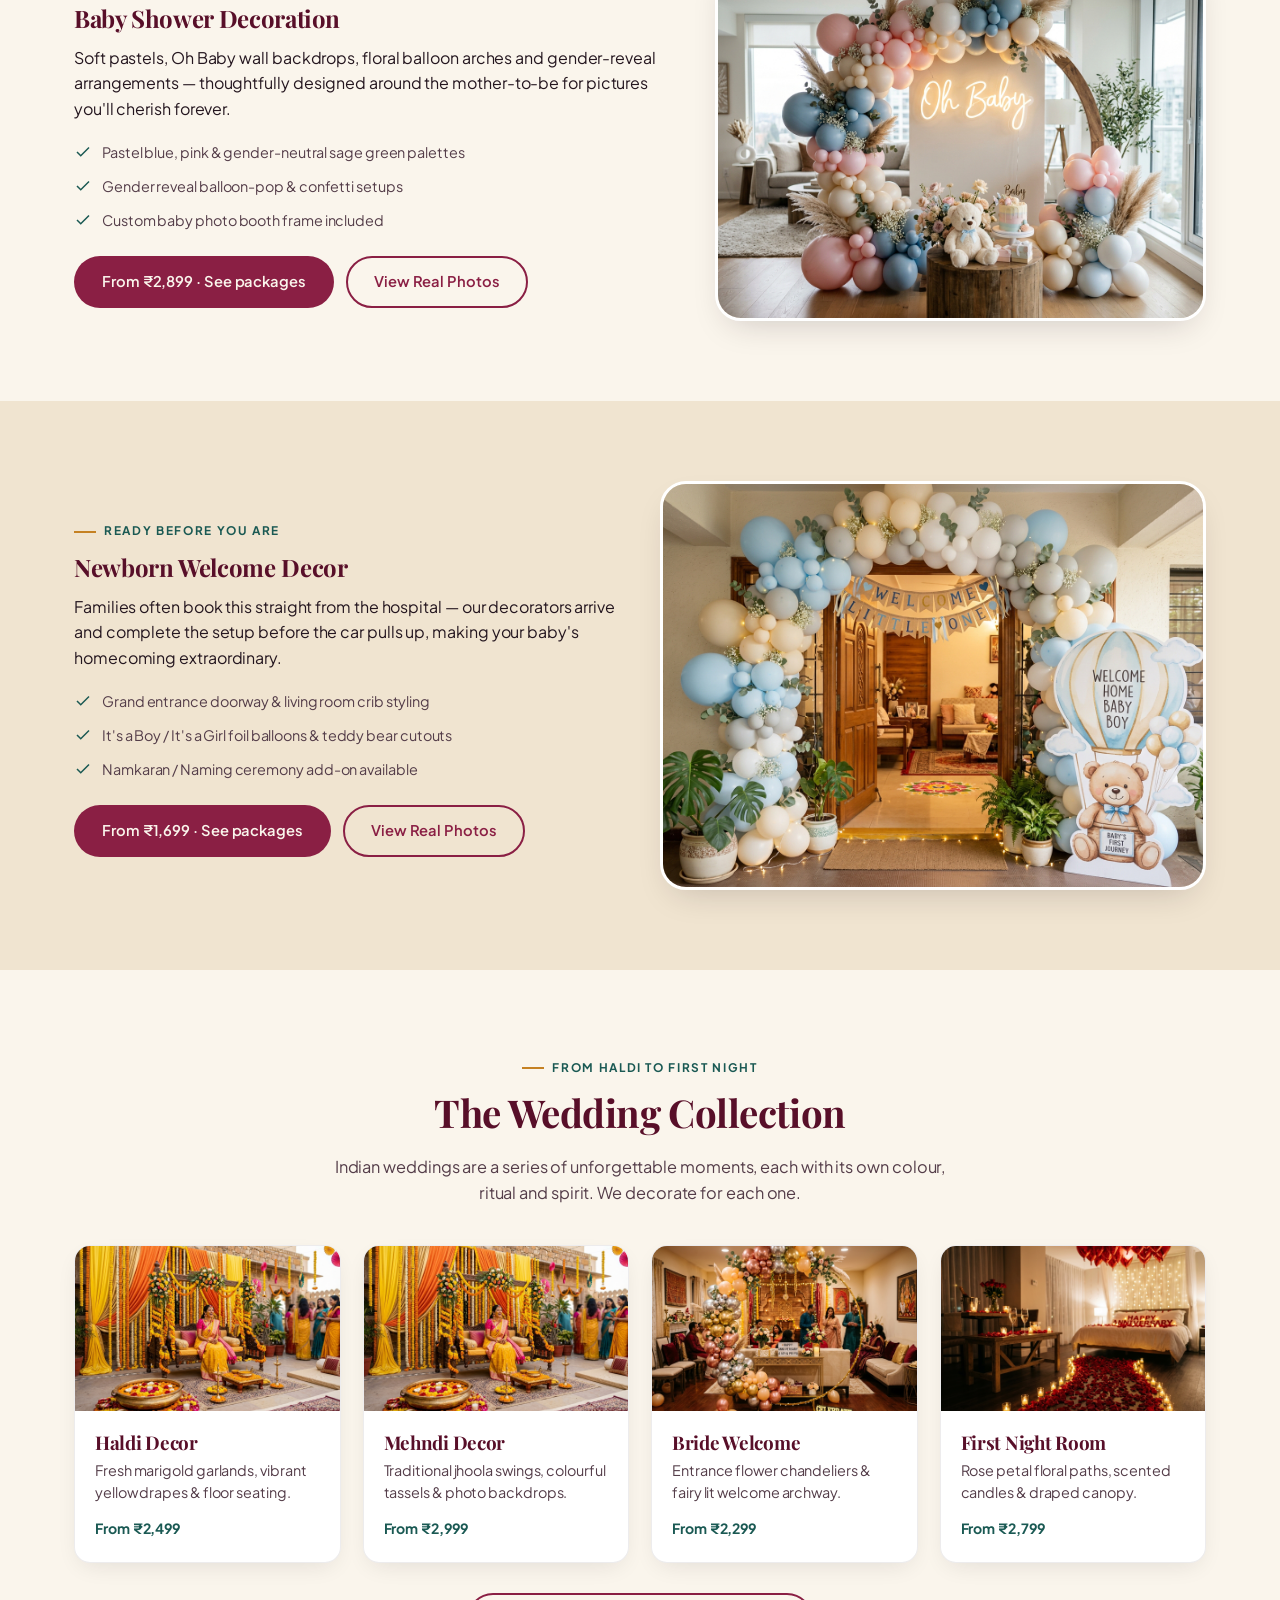
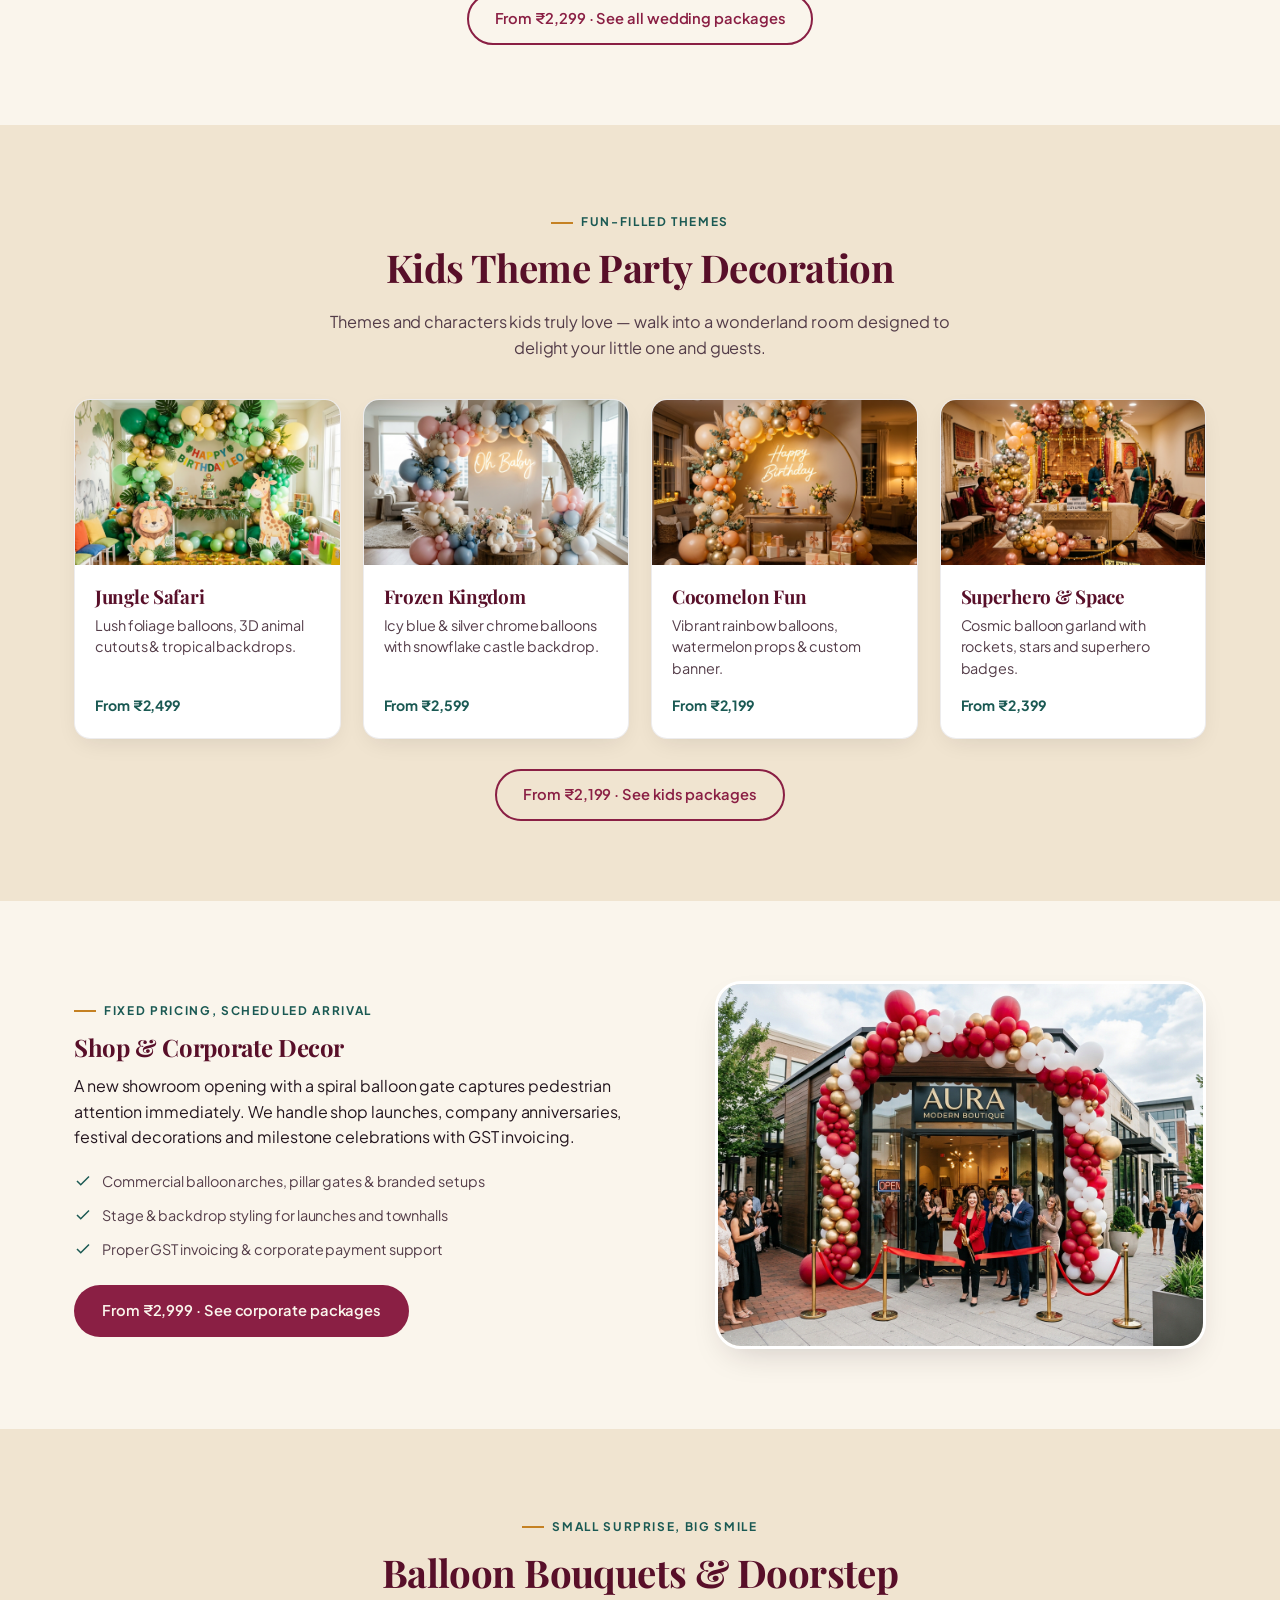
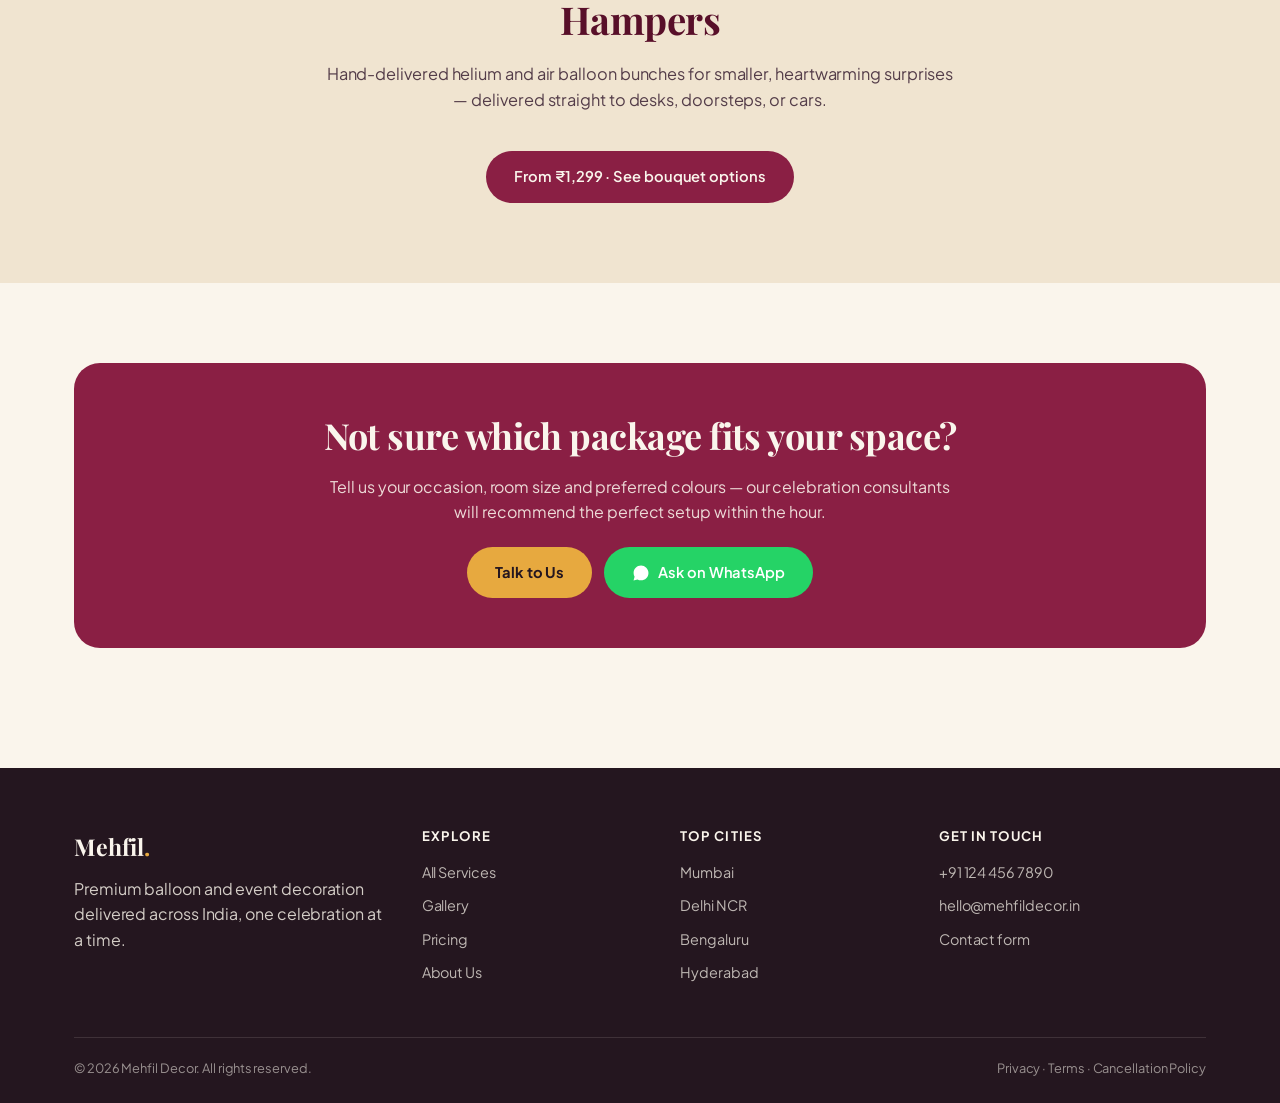
<file: services.html>
<!DOCTYPE html>
<html lang="en">
<head>
<meta charset="UTF-8">
<meta name="viewport" content="width=device-width, initial-scale=1, viewport-fit=cover">
<title>All Decoration Services | Birthday, Anniversary &amp; Events — Mehfil Decor</title>
<meta name="description" content="Explore Mehfil's full range of event decoration services across India: birthday setups, romantic anniversaries, baby showers, newborn welcome, wedding haldi/mehndi &amp; balloon bouquets.">
<meta name="keywords" content="birthday balloon decoration, anniversary surprise room decor, baby shower decoration, newborn welcome setup, wedding haldi decor, kids theme party, corporate balloon gate, Mehfil services">
<meta name="robots" content="index, follow, max-snippet:-1, max-image-preview:large, max-video-preview:-1">
<link rel="canonical" href="https://mehfildecor.in/services.html">

<!-- Open Graph -->
<meta property="og:type" content="website">
<meta property="og:url" content="https://mehfildecor.in/services.html">
<meta property="og:title" content="All Decoration Services — Mehfil Decor">
<meta property="og:description" content="Real home setups, fixed pricing, and verified decorators for birthday, anniversary, baby shower and wedding celebrations.">
<meta property="og:image" content="https://mehfildecor.in/images/birthday_decor.jpg">
<meta property="og:site_name" content="Mehfil Decor">
<meta property="og:locale" content="en_IN">

<!-- Twitter Card -->
<meta name="twitter:card" content="summary_large_image">
<meta name="twitter:title" content="All Decoration Services — Mehfil Decor">
<meta name="twitter:description" content="Browse balloon and party decoration collections designed for Indian celebrations.">

<!-- Favicon SVG -->
<link rel="icon" type="image/svg+xml" href="data:image/svg+xml,%3Csvg xmlns='http://www.w3.org/2000/svg' viewBox='0 0 32 32'%3E%3Ccircle cx='16' cy='12' r='10' fill='%238A1F44'/%3E%3Cpath d='M15 22l1 3 1-3z' fill='%238A1F44'/%3E%3Cpath d='M16 25q-2 3-1 6' stroke='%23C6862A' fill='none' stroke-width='1.5'/%3E%3Ccircle cx='13' cy='9' r='2' fill='%23fff' opacity='.3'/%3E%3C/svg%3E">

<!-- Google Fonts (Playfair Display & Plus Jakarta Sans) -->
<link rel="preconnect" href="https://fonts.googleapis.com">
<link rel="preconnect" href="https://fonts.gstatic.com" crossorigin>
<link href="https://fonts.googleapis.com/css2?family=Playfair+Display:ital,wght@0,500;0,600;0,700;1,500;1,600&family=Plus+Jakarta+Sans:wght@400;500;600;700&display=swap" rel="stylesheet">
<link rel="stylesheet" href="css/style.css">

<!-- Structured Data (JSON-LD) -->
<script type="application/ld+json">
{
  "@context": "https://schema.org",
  "@graph": [
    {
      "@type": "BreadcrumbList",
      "itemListElement": [
        {
          "@type": "ListItem",
          "position": 1,
          "name": "Home",
          "item": "https://mehfildecor.in/index.html"
        },
        {
          "@type": "ListItem",
          "position": 2,
          "name": "Services",
          "item": "https://mehfildecor.in/services.html"
        }
      ]
    },
    {
      "@type": "Service",
      "name": "Mehfil Celebration Decoration Services",
      "provider": {
        "@type": "LocalBusiness",
        "name": "Mehfil Decor",
        "telephone": "+911244567890",
        "url": "https://mehfildecor.in/"
      },
      "areaServed": "India",
      "hasOfferCatalog": {
        "@type": "OfferCatalog",
        "name": "Decoration Packages",
        "itemListElement": [
          {"@type": "Offer", "itemOffered": {"@type": "Service", "name": "Birthday Decoration"}, "price": "1499", "priceCurrency": "INR"},
          {"@type": "Offer", "itemOffered": {"@type": "Service", "name": "Anniversary Decoration"}, "price": "2099", "priceCurrency": "INR"},
          {"@type": "Offer", "itemOffered": {"@type": "Service", "name": "Baby Shower Decoration"}, "price": "2899", "priceCurrency": "INR"},
          {"@type": "Offer", "itemOffered": {"@type": "Service", "name": "Newborn Welcome"}, "price": "1699", "priceCurrency": "INR"},
          {"@type": "Offer", "itemOffered": {"@type": "Service", "name": "Wedding Functions Decor"}, "price": "2299", "priceCurrency": "INR"}
        ]
      }
    }
  ]
}
</script>
</head>
<body>

<a href="#main-content" class="skip-link">Skip to main content</a>

<header class="site-header">
  <div class="header-inner">
    <a href="index.html" class="logo" aria-label="Mehfil Decor Home">
      <div class="logo-mark" aria-hidden="true">M</div>
      <div class="logo-text">
        <span class="logo-main">Mehfil<span class="dot">.</span></span>
        <span class="logo-tagline">Celebrations, arranged</span>
      </div>
    </a>
    <nav class="main-nav" id="main-nav" aria-label="Main Navigation">
      <a href="index.html">Home</a>
      <a href="services.html" class="active">Services</a>
      <a href="gallery.html">Gallery</a>
      <a href="pricing.html">Pricing</a>
      <a href="about.html">About</a>
      <a href="contact.html">Contact</a>

      <div class="mobile-drawer-footer">
        <a class="btn btn-whatsapp" href="https://wa.me/911244567890?text=Hi%20Mehfil%20Decor%2C%20I%20want%20to%20inquire%20about%20event%20decoration" target="_blank" rel="noopener">
          <svg viewBox="0 0 24 24"><path d="M12.04 2c-5.46 0-9.91 4.45-9.91 9.91 0 1.75.46 3.45 1.32 4.95L2.05 22l5.25-1.38c1.45.79 3.08 1.21 4.74 1.21 5.46 0 9.91-4.45 9.91-9.91 0-2.65-1.03-5.14-2.9-7.01A9.816 9.816 0 0 0 12.04 2z"/></svg>
          Chat on WhatsApp
        </a>
        <a class="btn btn-outline" href="tel:+911244567890">
          <svg viewBox="0 0 24 24" width="16" height="16" fill="none" stroke="currentColor" stroke-width="2"><path d="M22 16.92v3a2 2 0 0 1-2.18 2 19.79 19.79 0 0 1-8.63-3.07 19.5 19.5 0 0 1-6-6 19.79 19.79 0 0 1-3.07-8.67A2 2 0 0 1 4.11 2h3a2 2 0 0 1 2 1.72c.12.9.33 1.78.63 2.63a2 2 0 0 1-.45 2.11L8.09 9.91a16 16 0 0 0 6 6l1.45-1.45a2 2 0 0 1 2.11-.45c.85.3 1.73.51 2.63.63A2 2 0 0 1 22 16.92z"/></svg>
          Call +91 124 456 7890
        </a>
      </div>
    </nav>
    <div class="header-actions">
      <a class="header-phone" href="tel:+911244567890" aria-label="Customer Care Phone">
        <svg viewBox="0 0 24 24" fill="none" stroke-width="2" stroke-linecap="round" stroke-linejoin="round" aria-hidden="true"><path d="M22 16.92v3a2 2 0 0 1-2.18 2 19.79 19.79 0 0 1-8.63-3.07 19.5 19.5 0 0 1-6-6 19.79 19.79 0 0 1-3.07-8.67A2 2 0 0 1 4.11 2h3a2 2 0 0 1 2 1.72c.12.9.33 1.78.63 2.63a2 2 0 0 1-.45 2.11L8.09 9.91a16 16 0 0 0 6 6l1.45-1.45a2 2 0 0 1 2.11-.45c.85.3 1.73.51 2.63.63A2 2 0 0 1 22 16.92z"/></svg>
        <span>+91 124 456 7890</span>
      </a>
      <a href="contact.html" class="btn btn-primary">Book Now</a>
      <button class="nav-toggle" id="nav-toggle" aria-label="Toggle navigation menu" aria-expanded="false" aria-controls="main-nav"><span></span><span></span><span></span></button>
    </div>
  </div>
</header>

<main id="main-content">
<section class="page-hero">
  <div class="container">
    <nav class="breadcrumb" aria-label="Breadcrumb"><a href="index.html">Home</a> / <span>Services</span></nav>
    <span class="eyebrow">All services</span>
    <h1>Decoration for every kind of celebration</h1>
    <p style="max-width:56ch;margin:0 auto;color:var(--ink-soft);">Eight curated collections built around real Indian celebrations — pick a category below to see designs, inclusions and starting prices.</p>
  </div>
</section>

<!-- 1. BIRTHDAY -->
<section id="birthday">
  <div class="container">
    <div class="grid" style="grid-template-columns:1.1fr .9fr;gap:40px;align-items:center;">
      <div class="reveal">
        <span class="eyebrow">Most booked</span>
        <h2>Birthday Decoration</h2>
        <p>From an elegant ring arch with foil numbers to a full theme takeover with balloon garland, fairy lights and custom neon or name boards — every birthday design is photographed from an actual home setup.</p>
        <ul class="tier-list">
          <li><svg viewBox="0 0 24 24" fill="none" stroke="currentColor" stroke-width="2" aria-hidden="true"><path d="M20 6L9 17l-5-5"/></svg>Balloon arches, circle frames &amp; custom name boards</li>
          <li><svg viewBox="0 0 24 24" fill="none" stroke="currentColor" stroke-width="2" aria-hidden="true"><path d="M20 6L9 17l-5-5"/></svg>Room styling, car boot &amp; terrace canopy options</li>
          <li><svg viewBox="0 0 24 24" fill="none" stroke="currentColor" stroke-width="2" aria-hidden="true"><path d="M20 6L9 17l-5-5"/></svg>Pastel, metallic, retro &amp; chrome theme palettes</li>
        </ul>
        <div style="display:flex;gap:12px;flex-wrap:wrap;margin-top:20px;">
          <a href="pricing.html" class="btn btn-primary">From ₹1,499 · See packages</a>
          <a href="gallery.html#birthday" class="btn btn-outline">View Real Photos</a>
        </div>
      </div>
      <div class="feature-image-frame reveal">
        <img src="images/birthday_decor.jpg" alt="Home Birthday Balloon Decoration" width="500" height="375" loading="lazy">
      </div>
    </div>
  </div>
</section>

<!-- 2. ANNIVERSARY -->
<section id="anniversary" style="background:var(--cream-deep);">
  <div class="container">
    <div class="grid" style="grid-template-columns:1fr 1fr;gap:40px;align-items:center;">
      <div class="feature-image-frame reveal" style="order:2;">
        <img src="images/anniversary_decor.jpg" alt="Romantic Candlelight &amp; Rose Petals Anniversary Decor" width="500" height="375" loading="lazy">
      </div>
      <div class="reveal" style="order:1;">
        <span class="eyebrow">Timed to the minute</span>
        <h2>Anniversary &amp; Romantic Decor</h2>
        <p>Decorators arrive at your chosen slot, work discreetly, and finish before your partner walks in — heart foil balloons, rose gold palettes, candle pathways and photo strings for an unforgettable surprise.</p>
        <ul class="tier-list">
          <li><svg viewBox="0 0 24 24" fill="none" stroke="currentColor" stroke-width="2" aria-hidden="true"><path d="M20 6L9 17l-5-5"/></svg>Discreet setup before the celebration hour</li>
          <li><svg viewBox="0 0 24 24" fill="none" stroke="currentColor" stroke-width="2" aria-hidden="true"><path d="M20 6L9 17l-5-5"/></svg>Proposal, hotel room &amp; cabana decoration add-ons</li>
          <li><svg viewBox="0 0 24 24" fill="none" stroke="currentColor" stroke-width="2" aria-hidden="true"><path d="M20 6L9 17l-5-5"/></svg>LED candles, red rose petals &amp; fairy light photo wall</li>
        </ul>
        <div style="display:flex;gap:12px;flex-wrap:wrap;margin-top:20px;">
          <a href="pricing.html" class="btn btn-primary">From ₹2,099 · See packages</a>
          <a href="gallery.html#anniversary" class="btn btn-outline">View Real Photos</a>
        </div>
      </div>
    </div>
  </div>
</section>

<!-- 3. BABY SHOWER -->
<section id="baby-shower">
  <div class="container">
    <div class="grid" style="grid-template-columns:1.1fr .9fr;gap:40px;align-items:center;">
      <div class="reveal">
        <span class="eyebrow">For mum-to-be</span>
        <h2>Baby Shower Decoration</h2>
        <p>Soft pastels, Oh Baby wall backdrops, floral balloon arches and gender-reveal arrangements — thoughtfully designed around the mother-to-be for pictures you'll cherish forever.</p>
        <ul class="tier-list">
          <li><svg viewBox="0 0 24 24" fill="none" stroke="currentColor" stroke-width="2" aria-hidden="true"><path d="M20 6L9 17l-5-5"/></svg>Pastel blue, pink &amp; gender-neutral sage green palettes</li>
          <li><svg viewBox="0 0 24 24" fill="none" stroke="currentColor" stroke-width="2" aria-hidden="true"><path d="M20 6L9 17l-5-5"/></svg>Gender reveal balloon-pop &amp; confetti setups</li>
          <li><svg viewBox="0 0 24 24" fill="none" stroke="currentColor" stroke-width="2" aria-hidden="true"><path d="M20 6L9 17l-5-5"/></svg>Custom baby photo booth frame included</li>
        </ul>
        <div style="display:flex;gap:12px;flex-wrap:wrap;margin-top:20px;">
          <a href="pricing.html" class="btn btn-primary">From ₹2,899 · See packages</a>
          <a href="gallery.html#baby-shower" class="btn btn-outline">View Real Photos</a>
        </div>
      </div>
      <div class="feature-image-frame reveal">
        <img src="images/baby_shower_decor.jpg" alt="Oh Baby Pastel Shower Balloon Setup" width="500" height="375" loading="lazy">
      </div>
    </div>
  </div>
</section>

<!-- 4. NEWBORN WELCOME -->
<section id="newborn" style="background:var(--cream-deep);">
  <div class="container">
    <div class="grid" style="grid-template-columns:1fr 1fr;gap:40px;align-items:center;">
      <div class="feature-image-frame reveal" style="order:2;">
        <img src="images/newborn_welcome_decor.jpg" alt="Welcome Little One Homecoming Setup" width="500" height="375" loading="lazy">
      </div>
      <div class="reveal" style="order:1;">
        <span class="eyebrow">Ready before you are</span>
        <h2>Newborn Welcome Decor</h2>
        <p>Families often book this straight from the hospital — our decorators arrive and complete the setup before the car pulls up, making your baby's homecoming extraordinary.</p>
        <ul class="tier-list">
          <li><svg viewBox="0 0 24 24" fill="none" stroke="currentColor" stroke-width="2" aria-hidden="true"><path d="M20 6L9 17l-5-5"/></svg>Grand entrance doorway &amp; living room crib styling</li>
          <li><svg viewBox="0 0 24 24" fill="none" stroke="currentColor" stroke-width="2" aria-hidden="true"><path d="M20 6L9 17l-5-5"/></svg>It's a Boy / It's a Girl foil balloons &amp; teddy bear cutouts</li>
          <li><svg viewBox="0 0 24 24" fill="none" stroke="currentColor" stroke-width="2" aria-hidden="true"><path d="M20 6L9 17l-5-5"/></svg>Namkaran / Naming ceremony add-on available</li>
        </ul>
        <div style="display:flex;gap:12px;flex-wrap:wrap;margin-top:20px;">
          <a href="pricing.html" class="btn btn-primary">From ₹1,699 · See packages</a>
          <a href="gallery.html#newborn" class="btn btn-outline">View Real Photos</a>
        </div>
      </div>
    </div>
  </div>
</section>

<!-- 5. WEDDING -->
<section id="wedding">
  <div class="container">
    <div class="section-head reveal">
      <span class="eyebrow">From haldi to first night</span>
      <h2>The Wedding Collection</h2>
      <p>Indian weddings are a series of unforgettable moments, each with its own colour, ritual and spirit. We decorate for each one.</p>
    </div>
    <div class="grid grid-4 reveal">
      <div class="occasion-card">
        <div class="occasion-thumb">
          <img src="images/wedding_haldi_decor.jpg" alt="Indian Haldi Ceremony Decor" width="300" height="190" loading="lazy">
        </div>
        <div class="occasion-body">
          <h3>Haldi Decor</h3>
          <p>Fresh marigold garlands, vibrant yellow drapes &amp; floor seating.</p>
          <span class="price-from">From ₹2,499</span>
        </div>
      </div>
      <div class="occasion-card">
        <div class="occasion-thumb">
          <img src="images/wedding_haldi_decor.jpg" alt="Indian Mehndi Ceremony Swing Decor" width="300" height="190" loading="lazy">
        </div>
        <div class="occasion-body">
          <h3>Mehndi Decor</h3>
          <p>Traditional jhoola swings, colourful tassels &amp; photo backdrops.</p>
          <span class="price-from">From ₹2,999</span>
        </div>
      </div>
      <div class="occasion-card">
        <div class="occasion-thumb">
          <img src="images/hero_celebration_decor.jpg" alt="Bride Welcome Grand Arch" width="300" height="190" loading="lazy">
        </div>
        <div class="occasion-body">
          <h3>Bride Welcome</h3>
          <p>Entrance flower chandeliers &amp; fairy lit welcome archway.</p>
          <span class="price-from">From ₹2,299</span>
        </div>
      </div>
      <div class="occasion-card">
        <div class="occasion-thumb">
          <img src="images/anniversary_decor.jpg" alt="Romantic First Night Room Decor" width="300" height="190" loading="lazy">
        </div>
        <div class="occasion-body">
          <h3>First Night Room</h3>
          <p>Rose petal floral paths, scented candles &amp; draped canopy.</p>
          <span class="price-from">From ₹2,799</span>
        </div>
      </div>
    </div>
    <div style="text-align:center;margin-top:30px;">
      <a href="pricing.html" class="btn btn-outline">From ₹2,299 · See all wedding packages</a>
    </div>
  </div>
</section>

<!-- 6. KIDS THEMES -->
<section id="kids" style="background:var(--cream-deep);">
  <div class="container">
    <div class="section-head reveal">
      <span class="eyebrow">Fun-filled themes</span>
      <h2>Kids Theme Party Decoration</h2>
      <p>Themes and characters kids truly love — walk into a wonderland room designed to delight your little one and guests.</p>
    </div>
    <div class="grid grid-4 reveal">
      <div class="occasion-card">
        <div class="occasion-thumb">
          <img src="images/kids_theme_decor.jpg" alt="Jungle Safari Balloon Theme" width="300" height="190" loading="lazy">
        </div>
        <div class="occasion-body">
          <h3>Jungle Safari</h3>
          <p>Lush foliage balloons, 3D animal cutouts &amp; tropical backdrops.</p>
          <span class="price-from">From ₹2,499</span>
        </div>
      </div>
      <div class="occasion-card">
        <div class="occasion-thumb">
          <img src="images/baby_shower_decor.jpg" alt="Frozen Blue and White Theme" width="300" height="190" loading="lazy">
        </div>
        <div class="occasion-body">
          <h3>Frozen Kingdom</h3>
          <p>Icy blue &amp; silver chrome balloons with snowflake castle backdrop.</p>
          <span class="price-from">From ₹2,599</span>
        </div>
      </div>
      <div class="occasion-card">
        <div class="occasion-thumb">
          <img src="images/birthday_decor.jpg" alt="Cocomelon Fun Theme" width="300" height="190" loading="lazy">
        </div>
        <div class="occasion-body">
          <h3>Cocomelon Fun</h3>
          <p>Vibrant rainbow balloons, watermelon props &amp; custom banner.</p>
          <span class="price-from">From ₹2,199</span>
        </div>
      </div>
      <div class="occasion-card">
        <div class="occasion-thumb">
          <img src="images/hero_celebration_decor.jpg" alt="Superhero Party Setup" width="300" height="190" loading="lazy">
        </div>
        <div class="occasion-body">
          <h3>Superhero &amp; Space</h3>
          <p>Cosmic balloon garland with rockets, stars and superhero badges.</p>
          <span class="price-from">From ₹2,399</span>
        </div>
      </div>
    </div>
    <div style="text-align:center;margin-top:30px;">
      <a href="pricing.html" class="btn btn-outline">From ₹2,199 · See kids packages</a>
    </div>
  </div>
</section>

<!-- 7. CORPORATE -->
<section id="corporate">
  <div class="container">
    <div class="grid" style="grid-template-columns:1.1fr .9fr;gap:40px;align-items:center;">
      <div class="reveal">
        <span class="eyebrow">Fixed pricing, scheduled arrival</span>
        <h2>Shop &amp; Corporate Decor</h2>
        <p>A new showroom opening with a spiral balloon gate captures pedestrian attention immediately. We handle shop launches, company anniversaries, festival decorations and milestone celebrations with GST invoicing.</p>
        <ul class="tier-list">
          <li><svg viewBox="0 0 24 24" fill="none" stroke="currentColor" stroke-width="2" aria-hidden="true"><path d="M20 6L9 17l-5-5"/></svg>Commercial balloon arches, pillar gates &amp; branded setups</li>
          <li><svg viewBox="0 0 24 24" fill="none" stroke="currentColor" stroke-width="2" aria-hidden="true"><path d="M20 6L9 17l-5-5"/></svg>Stage &amp; backdrop styling for launches and townhalls</li>
          <li><svg viewBox="0 0 24 24" fill="none" stroke="currentColor" stroke-width="2" aria-hidden="true"><path d="M20 6L9 17l-5-5"/></svg>Proper GST invoicing &amp; corporate payment support</li>
        </ul>
        <a href="pricing.html" class="btn btn-primary">From ₹2,999 · See corporate packages</a>
      </div>
      <div class="feature-image-frame reveal">
        <img src="images/corporate_opening_decor.jpg" alt="Commercial Shop Opening Balloon Gate" width="500" height="375" loading="lazy">
      </div>
    </div>
  </div>
</section>

<!-- 8. BOUQUETS -->
<section id="bouquets" style="background:var(--cream-deep);">
  <div class="container">
    <div class="section-head reveal">
      <span class="eyebrow">Small surprise, big smile</span>
      <h2>Balloon Bouquets &amp; Doorstep Hampers</h2>
      <p>Hand-delivered helium and air balloon bunches for smaller, heartwarming surprises — delivered straight to desks, doorsteps, or cars.</p>
    </div>
    <div style="text-align:center;">
      <a href="pricing.html" class="btn btn-primary">From ₹1,299 · See bouquet options</a>
    </div>
  </div>
</section>

<!-- CTA -->
<section>
  <div class="container">
    <div class="cta-banner reveal">
      <h2>Not sure which package fits your space?</h2>
      <p>Tell us your occasion, room size and preferred colours — our celebration consultants will recommend the perfect setup within the hour.</p>
      <div style="display:flex;gap:12px;justify-content:center;flex-wrap:wrap;">
        <a href="contact.html" class="btn btn-gold">Talk to Us</a>
        <a href="https://wa.me/911244567890?text=Hi%20Mehfil%20Decor%2C%20help%20me%20choose%20a%20decoration%20package" class="btn btn-whatsapp" target="_blank" rel="noopener">
          <svg viewBox="0 0 24 24"><path d="M12.04 2c-5.46 0-9.91 4.45-9.91 9.91 0 1.75.46 3.45 1.32 4.95L2.05 22l5.25-1.38c1.45.79 3.08 1.21 4.74 1.21 5.46 0 9.91-4.45 9.91-9.91 0-2.65-1.03-5.14-2.9-7.01A9.816 9.816 0 0 0 12.04 2z"/></svg>
          Ask on WhatsApp
        </a>
      </div>
    </div>
  </div>
</section>
</main>

<footer class="site-footer">
  <div class="container">
    <div class="footer-grid">
      <div>
        <div class="footer-logo">Mehfil<span class="dot">.</span></div>
        <p>Premium balloon and event decoration delivered across India, one celebration at a time.</p>
      </div>
      <div><h4>Explore</h4><ul><li><a href="services.html">All Services</a></li><li><a href="gallery.html">Gallery</a></li><li><a href="pricing.html">Pricing</a></li><li><a href="about.html">About Us</a></li></ul></div>
      <div><h4>Top Cities</h4><ul><li><a href="services.html?city=Mumbai">Mumbai</a></li><li><a href="services.html?city=DelhiNCR">Delhi NCR</a></li><li><a href="services.html?city=Bengaluru">Bengaluru</a></li><li><a href="services.html?city=Hyderabad">Hyderabad</a></li></ul></div>
      <div><h4>Get in touch</h4><ul><li><a href="tel:+911244567890">+91 124 456 7890</a></li><li><a href="mailto:hello@mehfildecor.in">hello@mehfildecor.in</a></li><li><a href="contact.html">Contact form</a></li></ul></div>
    </div>
    <div class="footer-bottom"><span>© 2026 Mehfil Decor. All rights reserved.</span><span><a href="#">Privacy</a> · <a href="#">Terms</a> · <a href="#">Cancellation Policy</a></span></div>
  </div>
</footer>

<!-- Mobile Bottom Sticky Action Bar -->
<div class="mobile-action-bar" aria-label="Mobile quick actions">
  <a href="tel:+911244567890" class="mobile-act-btn call-btn">
    <svg viewBox="0 0 24 24"><path d="M22 16.92v3a2 2 0 0 1-2.18 2 19.79 19.79 0 0 1-8.63-3.07 19.5 19.5 0 0 1-6-6 19.79 19.79 0 0 1-3.07-8.67A2 2 0 0 1 4.11 2h3a2 2 0 0 1 2 1.72c.12.9.33 1.78.63 2.63a2 2 0 0 1-.45 2.11L8.09 9.91a16 16 0 0 0 6 6l1.45-1.45a2 2 0 0 1 2.11-.45c.85.3 1.73.51 2.63.63A2 2 0 0 1 22 16.92z"/></svg>
    <span>Call Now</span>
  </a>
  <a href="https://wa.me/911244567890?text=Hi%20Mehfil%20Decor%2C%20I%20want%20to%20inquire%20about%20event%20decoration" target="_blank" rel="noopener" class="mobile-act-btn wa-btn">
    <svg viewBox="0 0 24 24"><path d="M12.04 2c-5.46 0-9.91 4.45-9.91 9.91 0 1.75.46 3.45 1.32 4.95L2.05 22l5.25-1.38c1.45.79 3.08 1.21 4.74 1.21 5.46 0 9.91-4.45 9.91-9.91 0-2.65-1.03-5.14-2.9-7.01A9.816 9.816 0 0 0 12.04 2z"/></svg>
    <span>WhatsApp</span>
  </a>
  <a href="contact.html" class="mobile-act-btn book-btn">
    <svg viewBox="0 0 24 24"><rect x="3" y="4" width="18" height="18" rx="2" ry="2"/><line x1="16" y1="2" x2="16" y2="6"/><line x1="8" y1="2" x2="8" y2="6"/><line x1="3" y1="10" x2="21" y2="10"/></svg>
    <span>Book Now</span>
  </a>
</div>

<button class="back-to-top" aria-label="Back to top"><svg viewBox="0 0 24 24" fill="none" stroke="currentColor" stroke-width="2" stroke-linecap="round" stroke-linejoin="round" aria-hidden="true"><path d="M18 15l-6-6-6 6"/></svg></button>
<script src="js/script.js"></script>
</body>
</html>
</file>
<file: css/style.css>
/* =========================================================
   MEHFIL — Party & Event Decoration
   Master Stylesheet — Refined Typography & Layout
   ========================================================= */
@import url('https://fonts.googleapis.com/css2?family=Playfair+Display:ital,wght@0,500;0,600;0,700;1,500;1,600&family=Plus+Jakarta+Sans:wght@400;500;600;700&display=swap');

:root{
  --cream:#FAF5EC;
  --cream-deep:#F0E4D0;
  --ink:#24161F;
  --ink-soft:#543D49;
  --berry:#8A1F44;
  --berry-deep:#580F29;
  --marigold:#E7A93F;
  --marigold-deep:#C58123;
  --teal:#1A5953;
  --blush:#F6DDD1;
  --whatsapp:#25D366;
  --whatsapp-deep:#1EBE5D;

  --font-display:'Playfair Display', Georgia, 'Times New Roman', serif;
  --font-body:'Plus Jakarta Sans', -apple-system, BlinkMacSystemFont, 'Segoe UI', Roboto, sans-serif;

  --radius-sm:8px;
  --radius-md:16px;
  --radius-lg:26px;

  --container:1180px;
  --shadow-soft:0 14px 34px -14px rgba(36,22,31,.22);
  --shadow-card:0 8px 24px -8px rgba(36,22,31,.12);
  --shadow-elevated:0 20px 45px -12px rgba(36,22,31,.28);
}

*,*::before,*::after{box-sizing:border-box;}
html{
  scroll-behavior:smooth;
  -webkit-text-size-adjust:100%;
}
body{
  margin:0;
  font-family:var(--font-body);
  background:var(--cream);
  color:var(--ink);
  line-height:1.6;
  -webkit-font-smoothing:antialiased;
  -moz-osx-font-smoothing:grayscale;
  overflow-x:hidden;
  position:relative;
  letter-spacing:-0.005em;
}

/* Accessibility Skip Link */
.skip-link{
  position:absolute;top:-60px;left:16px;
  background:var(--berry);color:#fff;
  padding:10px 18px;border-radius:var(--radius-sm);
  z-index:9999;font-weight:600;font-size:.9rem;
  transition:top .2s ease;
}
.skip-link:focus{top:16px;}

img{max-width:100%;height:auto;display:block;}
a{color:inherit;text-decoration:none;-webkit-tap-highlight-color:transparent;}
ul{list-style:none;margin:0;padding:0;}
h1,h2,h3,h4{
  font-family:var(--font-display);
  margin:0 0 .45em;
  line-height:1.24;
  font-weight:700;
  color:var(--berry-deep);
  letter-spacing:-0.015em;
}
p{margin:0 0 1em;}

.container{
  max-width:var(--container);
  margin:0 auto;
  padding:0 24px;
}
@media(max-width:480px){
  .container{padding:0 16px;}
}

section{
  padding:80px 0;
  scroll-margin-top:80px;
}
@media(max-width:768px){
  section{padding:52px 0;scroll-margin-top:72px;}
}
@media(max-width:480px){
  section{padding:42px 0;scroll-margin-top:68px;}
}

:focus-visible{outline:3px solid var(--teal);outline-offset:3px;}

@media (prefers-reduced-motion: reduce){
  *{animation-duration:.001ms !important;animation-iteration-count:1 !important;transition-duration:.001ms !important;scroll-behavior:auto !important;}
}

/* ---------- Eyebrow / labels ---------- */
.eyebrow{
  display:inline-flex;align-items:center;gap:8px;
  font-family:var(--font-body);font-weight:700;font-size:.74rem;
  letter-spacing:.14em;text-transform:uppercase;color:var(--teal);
  margin-bottom:12px;
}
.eyebrow::before{content:"";width:22px;height:2px;background:var(--marigold-deep);display:inline-block;}

/* ---------- Buttons ---------- */
.btn{
  display:inline-flex;align-items:center;justify-content:center;gap:8px;
  font-family:var(--font-body);font-weight:600;font-size:.92rem;
  padding:12px 26px;border-radius:999px;border:2px solid transparent;
  cursor:pointer;transition:transform .18s ease, box-shadow .18s ease, background .18s ease, color .18s ease;
  white-space:nowrap;min-height:46px;touch-action:manipulation;
}
.btn-primary{background:var(--berry);color:var(--cream);}
.btn-primary:hover{background:var(--berry-deep);transform:translateY(-2px);box-shadow:var(--shadow-soft);}
.btn-primary:active{transform:translateY(0);}

.btn-gold{background:var(--marigold);color:var(--ink);font-weight:700;}
.btn-gold:hover{background:var(--marigold-deep);transform:translateY(-2px);box-shadow:var(--shadow-soft);}
.btn-gold:active{transform:translateY(0);}

.btn-whatsapp{background:var(--whatsapp);color:#fff;font-weight:600;}
.btn-whatsapp:hover{background:var(--whatsapp-deep);transform:translateY(-2px);box-shadow:var(--shadow-soft);}
.btn-whatsapp svg{width:18px;height:18px;fill:currentColor;}

.btn-outline{background:transparent;border-color:var(--berry);color:var(--berry);}
.btn-outline:hover{background:var(--berry);color:var(--cream);}
.btn-ghost{background:transparent;color:var(--ink);border-color:rgba(36,22,31,.2);}
.btn-ghost:hover{border-color:var(--berry);color:var(--berry);}
.btn-block{width:100%;}
.btn-sm{padding:8px 16px;font-size:.85rem;min-height:38px;}

/* =========================================================
   GARLAND DIVIDER — signature motif (toran / marigold string)
   ========================================================= */
.garland{
  display:flex;align-items:flex-end;justify-content:center;
  overflow:hidden;line-height:0;user-select:none;pointer-events:none;
}
.garland svg{width:100%;height:auto;display:block;}
.garland-top{margin-bottom:-2px;}
.garland-flip{transform:scaleY(-1);}

/* =========================================================
   HEADER — FIXED & PERFECT FOR LAPTOP & MOBILE
   ========================================================= */
.site-header{
  position:sticky;top:0;z-index:300;
  background:rgba(250,245,236,.94);
  backdrop-filter:blur(14px);
  -webkit-backdrop-filter:blur(14px);
  border-bottom:1px solid rgba(36,22,31,.08);
  transition:box-shadow .25s ease, background .25s ease;
}
.site-header.is-scrolled{
  background:rgba(250,245,236,.98);
  box-shadow:0 4px 20px -6px rgba(36,22,31,.16);
}
.header-inner{
  display:flex;align-items:center;justify-content:space-between;
  padding:14px 24px;max-width:var(--container);margin:0 auto;gap:24px;
}
@media(max-width:480px){
  .header-inner{padding:12px 16px;gap:12px;}
}

/* Logo */
.logo{
  display:flex;align-items:center;gap:10px;
  text-decoration:none;flex-shrink:0;
}
.logo-mark{
  width:36px;height:36px;border-radius:50%;
  background:var(--berry);color:#fff;
  display:flex;align-items:center;justify-content:center;
  font-family:var(--font-display);font-weight:700;font-size:1.2rem;
  box-shadow:0 4px 10px rgba(138,31,68,.25);flex-shrink:0;
}
.logo-text{display:flex;flex-direction:column;}
.logo-main{
  font-family:var(--font-display);font-weight:700;font-size:1.45rem;
  color:var(--berry-deep);line-height:1;letter-spacing:-0.01em;
}
.logo-main .dot{color:var(--marigold-deep);}
.logo-tagline{
  font-family:var(--font-body);font-weight:600;font-size:.58rem;
  letter-spacing:.14em;text-transform:uppercase;color:var(--teal);margin-top:2px;
}

/* Desktop Main Nav */
.main-nav{
  display:flex;align-items:center;gap:4px;
}
.main-nav a{
  padding:8px 14px;border-radius:999px;font-weight:500;font-size:.9rem;
  color:var(--ink-soft);transition:all .18s ease;white-space:nowrap;
}
.main-nav a:hover{
  color:var(--berry-deep);background:rgba(138,31,68,.06);
}
.main-nav a.active{
  background:var(--berry);color:var(--cream);font-weight:600;
}

/* Crucial: Hide mobile drawer footer on laptop/desktop! */
.mobile-drawer-footer{
  display:none !important;
}

/* Header Right Actions */
.header-actions{
  display:flex;align-items:center;gap:16px;flex-shrink:0;
}
.header-phone{
  display:inline-flex;align-items:center;gap:8px;
  font-weight:600;font-size:.88rem;color:var(--ink);
  padding:7px 14px;border-radius:999px;background:rgba(36,22,31,.04);
  transition:all .2s ease;white-space:nowrap;
}
.header-phone:hover{
  background:var(--blush);color:var(--berry-deep);
}
.header-phone svg{width:15px;height:15px;stroke:var(--berry);stroke-width:2;}

.nav-toggle{
  display:none;background:none;border:none;cursor:pointer;
  padding:8px;margin-right:-6px;
  flex-direction:column;gap:5px;
  touch-action:manipulation;
  border-radius:var(--radius-sm);
}
.nav-toggle:focus-visible{outline:2px solid var(--berry);}
.nav-toggle span{
  width:24px;height:2.2px;background:var(--ink);
  border-radius:2px;transition:transform .25s ease, opacity .25s ease, background .25s ease;
  display:block;
}
.nav-toggle.is-open span:nth-child(1){transform:translateY(7.2px) rotate(45deg);background:var(--berry);}
.nav-toggle.is-open span:nth-child(2){opacity:0;}
.nav-toggle.is-open span:nth-child(3){transform:translateY(-7.2px) rotate(-45deg);background:var(--berry);}

/* Nav overlay backdrop */
.nav-backdrop{
  position:fixed;inset:0;background:rgba(36,22,31,.45);
  backdrop-filter:blur(3px);-webkit-backdrop-filter:blur(3px);
  z-index:250;opacity:0;pointer-events:none;
  transition:opacity .3s ease;
}
.nav-backdrop.is-active{opacity:1;pointer-events:auto;}

/* Responsive Mobile Navigation Drawer */
@media(max-width:920px){
  .header-phone{display:none;}
  .main-nav{
    position:fixed;top:0;right:0;bottom:0;width:min(320px, 85vw);
    background:var(--cream);z-index:260;
    flex-direction:column;align-items:stretch;
    padding:80px 24px 32px;gap:6px;
    transform:translateX(100%);transition:transform .3s cubic-bezier(.16,1,.3,1);
    box-shadow:-10px 0 30px rgba(36,22,31,.18);
    overflow-y:auto;-webkit-overflow-scrolling:touch;
  }
  .main-nav.is-open{transform:translateX(0);}
  .main-nav a{
    padding:13px 18px;font-size:1.02rem;border-radius:var(--radius-sm);
    display:flex;align-items:center;justify-content:space-between;
  }
  .main-nav a.active{background:var(--blush);color:var(--berry-deep);font-weight:700;}
  .nav-toggle{display:flex;z-index:270;}

  /* Show contact buttons inside mobile drawer only */
  .mobile-drawer-footer{
    display:flex !important;
    margin-top:auto;padding-top:24px;border-top:1px solid rgba(36,22,31,.1);
    flex-direction:column;gap:10px;
  }
  .mobile-drawer-footer a{justify-content:center;}
}

@media(max-width:480px){
  .header-actions .btn-primary{display:none;}
  .logo-main{font-size:1.32rem;}
  .logo-tagline{font-size:.54rem;}
}

/* =========================================================
   STICKY MOBILE BOTTOM ACTION BAR
   ========================================================= */
.mobile-action-bar{
  display:none;
  position:fixed;bottom:0;left:0;right:0;z-index:220;
  background:rgba(250,245,236,.98);
  backdrop-filter:blur(10px);
  -webkit-backdrop-filter:blur(10px);
  border-top:1px solid rgba(36,22,31,.12);
  padding:8px 12px;
  padding-bottom:max(8px, env(safe-area-inset-bottom));
  box-shadow:0 -4px 18px rgba(36,22,31,.12);
}
@media(max-width:768px){
  .mobile-action-bar{
    display:grid;grid-template-columns:1fr 1fr 1.2fr;gap:8px;align-items:center;
  }
  body{padding-bottom:70px;}
}
.mobile-act-btn{
  display:flex;flex-direction:column;align-items:center;justify-content:center;
  gap:3px;font-size:.72rem;font-weight:600;padding:8px 4px;
  border-radius:var(--radius-sm);color:var(--ink);
  transition:background .15s ease;text-align:center;line-height:1.1;
  min-height:48px;
}
.mobile-act-btn svg{width:18px;height:18px;stroke:currentColor;fill:none;flex-shrink:0;}
.mobile-act-btn.call-btn{background:var(--blush);color:var(--berry-deep);}
.mobile-act-btn.call-btn svg{stroke:var(--berry-deep);}
.mobile-act-btn.wa-btn{background:#E6F8ED;color:#0F7A3E;}
.mobile-act-btn.wa-btn svg{stroke:none;fill:#0F7A3E;}
.mobile-act-btn.book-btn{background:var(--berry);color:#fff;font-weight:700;border-radius:999px;padding:8px 12px;}
.mobile-act-btn.book-btn svg{stroke:#fff;}

/* =========================================================
   HERO SECTION
   ========================================================= */
.hero{
  position:relative;padding:0 0 80px;
  background:linear-gradient(180deg,var(--blush) 0%, var(--cream) 68%);
  overflow:hidden;
}
@media(max-width:768px){
  .hero{padding:0 0 46px;}
}
.hero-inner{
  max-width:var(--container);margin:0 auto;padding:46px 24px 0;
  display:grid;grid-template-columns:1.15fr .85fr;gap:46px;align-items:center;
}
@media(max-width:920px){
  .hero-inner{grid-template-columns:1fr;text-align:center;padding:30px 20px 0;}
}
.hero h1{
  font-size:clamp(2.1rem,4.2vw,3.5rem);
  letter-spacing:-.02em;
  margin-bottom:.4em;
}
.hero h1 em{font-style:italic;color:var(--marigold-deep);}
.hero p.lead{
  font-size:clamp(1rem,1.7vw,1.12rem);
  color:var(--ink-soft);max-width:48ch;line-height:1.6;
}
@media(max-width:920px){
  .hero p.lead{margin-inline:auto;}
}

.hero-cta{display:flex;gap:12px;margin-top:24px;flex-wrap:wrap;}
@media(max-width:920px){
  .hero-cta{justify-content:center;}
}
@media(max-width:440px){
  .hero-cta{flex-direction:column;width:100%;}
  .hero-cta .btn{width:100%;}
}

.hero-stats{
  display:grid;grid-template-columns:repeat(3,auto);gap:24px;
  margin-top:34px;align-items:start;
}
@media(max-width:920px){
  .hero-stats{justify-content:center;gap:32px;}
}
@media(max-width:480px){
  .hero-stats{grid-template-columns:repeat(3,1fr);gap:10px;text-align:center;}
}
.hero-stats div strong{
  display:block;font-family:var(--font-display);
  font-size:clamp(1.4rem,3vw,1.8rem);color:var(--berry);
  line-height:1.1;margin-bottom:2px;font-weight:700;
}
.hero-stats div span{
  font-size:clamp(.72rem,1.5vw,.82rem);color:var(--ink-soft);line-height:1.2;display:block;
}

/* Hero Framed Photo Container */
.hero-image-wrap{
  position:relative;width:100%;max-width:460px;margin:0 auto;
}
.hero-image-frame{
  position:relative;border-radius:var(--radius-lg);overflow:hidden;
  box-shadow:var(--shadow-elevated);border:4px solid #fff;
  aspect-ratio:4/3;background:var(--cream-deep);
}
.hero-image-frame img{
  width:100%;height:100%;object-fit:cover;display:block;
}
.hero-floating-badge{
  position:absolute;bottom:14px;left:14px;right:14px;
  background:rgba(255,255,255,.94);backdrop-filter:blur(8px);
  padding:8px 14px;border-radius:999px;box-shadow:0 4px 16px rgba(0,0,0,.12);
  display:flex;align-items:center;gap:8px;font-size:.78rem;font-weight:700;color:var(--ink);
}
.hero-floating-badge svg{width:16px;height:16px;fill:var(--marigold-deep);flex-shrink:0;}

/* =========================================================
   SECTION HEADS
   ========================================================= */
.section-head{max-width:640px;margin:0 auto 38px;text-align:center;}
@media(max-width:480px){
  .section-head{margin-bottom:26px;}
}
.section-head.left{margin-left:0;text-align:left;}
.section-head h2{font-size:clamp(1.65rem,3.2vw,2.4rem);}
.section-head p{color:var(--ink-soft);font-size:clamp(.92rem,1.5vw,1.02rem);margin:0;}

/* =========================================================
   CARDS & GRIDS
   ========================================================= */
.grid{display:grid;gap:22px;}
.grid-4{grid-template-columns:repeat(4,1fr);}
.grid-3{grid-template-columns:repeat(3,1fr);}
.grid-2{grid-template-columns:repeat(2,1fr);}
@media(max-width:1024px){
  .grid-4{grid-template-columns:repeat(2,1fr);}
  .grid-3{grid-template-columns:repeat(2,1fr);}
}
@media(max-width:640px){
  .grid-4,.grid-3,.grid-2{grid-template-columns:1fr;gap:16px;}
}

/* Occasion Cards with Thumbnail Image */
.occasion-card{
  background:#fff;border-radius:var(--radius-md);overflow:hidden;
  border:1px solid rgba(36,22,31,.08);box-shadow:var(--shadow-card);
  transition:transform .22s ease, box-shadow .22s ease, border-color .22s ease;
  display:flex;flex-direction:column;height:100%;text-decoration:none;
}
.occasion-card:hover{transform:translateY(-5px);box-shadow:var(--shadow-soft);border-color:transparent;}
.occasion-thumb{
  aspect-ratio:16/10;position:relative;overflow:hidden;background:var(--cream-deep);
}
.occasion-thumb img{
  width:100%;height:100%;object-fit:cover;display:block;
  transition:transform .35s ease;
}
.occasion-card:hover .occasion-thumb img{transform:scale(1.05);}
.occasion-body{
  padding:20px 20px 22px;display:flex;flex-direction:column;flex-grow:1;
}
.occasion-card h3{font-size:1.18rem;margin-bottom:6px;}
.occasion-card p{color:var(--ink-soft);font-size:.9rem;margin-bottom:14px;flex-grow:1;line-height:1.5;}
.occasion-card .price-from{font-weight:700;color:var(--teal);font-size:.88rem;margin-top:auto;}

/* Package / product cards (gallery & pricing) */
.pkg-card{
  background:#fff;border-radius:var(--radius-md);overflow:hidden;
  border:1px solid rgba(36,22,31,.08);box-shadow:var(--shadow-card);
  transition:transform .22s ease, box-shadow .22s ease;
  display:flex;flex-direction:column;
}
.pkg-card:hover{transform:translateY(-4px);box-shadow:var(--shadow-soft);}
.pkg-thumb{
  aspect-ratio:4/3;position:relative;overflow:hidden;
  background:var(--cream-deep);
}
.pkg-thumb img{
  width:100%;height:100%;object-fit:cover;display:block;
  transition:transform .4s ease;
}
.pkg-card:hover .pkg-thumb img{transform:scale(1.06);}
.pkg-tag{
  position:absolute;top:12px;left:12px;background:var(--marigold);color:var(--ink);
  font-size:.7rem;font-weight:700;padding:4px 10px;border-radius:999px;letter-spacing:.04em;
  z-index:2;box-shadow:0 2px 8px rgba(0,0,0,.15);
}
.pkg-body{padding:18px 20px 22px;display:flex;flex-direction:column;flex-grow:1;}
.pkg-body h3{font-size:1.06rem;margin-bottom:6px;line-height:1.3;}
.pkg-meta{display:flex;align-items:center;gap:6px;font-size:.82rem;color:var(--ink-soft);margin-bottom:12px;}
.pkg-price{display:flex;align-items:baseline;gap:8px;margin-top:auto;}
.pkg-price .now{font-family:var(--font-display);font-weight:700;font-size:1.25rem;color:var(--berry);}
.pkg-price .was{text-decoration:line-through;color:#9c8590;font-size:.86rem;}
.pkg-price .off{margin-left:auto;font-size:.76rem;font-weight:700;color:var(--teal);}

/* Feature block with large image in services.html */
.feature-image-frame{
  border-radius:var(--radius-lg);overflow:hidden;aspect-ratio:4/3;
  box-shadow:var(--shadow-soft);border:3px solid #fff;background:var(--cream-deep);
}
.feature-image-frame img{width:100%;height:100%;object-fit:cover;display:block;}

/* =========================================================
   STEPS — how it works
   ========================================================= */
.steps{display:grid;grid-template-columns:repeat(4,1fr);gap:24px;counter-reset:step;}
@media(max-width:900px){.steps{grid-template-columns:repeat(2,1fr);}}
@media(max-width:540px){.steps{grid-template-columns:1fr;gap:18px;}}
.step{position:relative;padding-top:4px;}
.step .num{
  font-family:var(--font-display);font-size:2.5rem;font-weight:700;color:var(--marigold-deep);
  display:block;margin-bottom:6px;line-height:1;
}
.step h3{font-size:1.08rem;margin-bottom:6px;}
.step p{color:var(--ink-soft);font-size:.9rem;margin:0;}

/* =========================================================
   TESTIMONIALS
   ========================================================= */
.testimonial-wrap{max-width:760px;margin:0 auto;position:relative;}
.testimonial-track{
  overflow:hidden;
  touch-action:pan-y;
  cursor:grab;
}
.testimonial-track:active{cursor:grabbing;}
.testimonial-slides{display:flex;transition:transform .45s cubic-bezier(.65,0,.35,1);}
.t-slide{flex:0 0 100%;padding:4px 12px 0;text-align:center;}
.t-slide blockquote{
  font-family:var(--font-display);
  font-size:clamp(1.12rem, 2.5vw, 1.4rem);
  font-weight:500;font-style:italic;
  color:var(--ink);margin:0 0 18px;line-height:1.5;
}
.t-name{font-weight:700;font-size:.95rem;}
.t-loc{color:var(--ink-soft);font-size:.82rem;}
.t-stars{color:var(--marigold-deep);letter-spacing:3px;margin-bottom:12px;font-size:1.1rem;}

.t-controls{
  display:flex;justify-content:center;align-items:center;
  gap:12px;margin-top:24px;
}
.t-dot{
  width:28px;height:28px;background:none;border:none;cursor:pointer;
  padding:0;display:flex;align-items:center;justify-content:center;
  touch-action:manipulation;
}
.t-dot::before{
  content:"";width:8px;height:8px;border-radius:50%;
  background:rgba(36,22,31,.25);transition:background .2s ease, transform .2s ease;
}
.t-dot.is-active::before{background:var(--berry);transform:scale(1.4);}

.t-arrow{
  position:absolute;top:50%;transform:translateY(-50%);
  width:42px;height:42px;border-radius:50%;background:#fff;border:1px solid rgba(36,22,31,.1);
  display:flex;align-items:center;justify-content:center;cursor:pointer;box-shadow:var(--shadow-soft);
  z-index:2;touch-action:manipulation;
}
.t-arrow svg{width:18px;height:18px;stroke:var(--berry);}
.t-prev{left:-52px;}
.t-next{right:-52px;}
@media(max-width:880px){
  .t-prev{left:-8px;}
  .t-next{right:-8px;}
}
@media(max-width:540px){
  .t-arrow{display:none;}
}

/* =========================================================
   FAQ ACCORDION
   ========================================================= */
.faq-list{max-width:760px;margin:0 auto;}
.faq-item{border-bottom:1px solid rgba(36,22,31,.12);}
.faq-q{
  width:100%;text-align:left;background:none;border:none;cursor:pointer;
  display:flex;align-items:center;justify-content:space-between;gap:14px;
  padding:18px 4px;font-family:var(--font-body);font-weight:600;
  font-size:clamp(.95rem,2vw,1.05rem);color:var(--ink);
  touch-action:manipulation;
}
.faq-q .plus{
  flex:none;width:26px;height:26px;border-radius:50%;background:var(--blush);
  display:flex;align-items:center;justify-content:center;position:relative;
  transition:transform .3s ease, background .3s ease;
}
.faq-q .plus::before,.faq-q .plus::after{content:"";position:absolute;background:var(--berry);border-radius:2px;}
.faq-q .plus::before{width:11px;height:2px;}
.faq-q .plus::after{width:2px;height:11px;}
.faq-item.is-open .faq-q .plus{transform:rotate(135deg);background:var(--marigold);}
.faq-a{max-height:0;overflow:hidden;transition:max-height .35s ease;}
.faq-a p{padding:0 4px 18px;color:var(--ink-soft);max-width:64ch;font-size:.95rem;margin:0;}

/* =========================================================
   CTA BANNER
   ========================================================= */
.cta-banner{
  background:var(--berry);color:var(--cream);border-radius:var(--radius-lg);
  padding:50px 32px;text-align:center;position:relative;overflow:hidden;
}
@media(max-width:540px){
  .cta-banner{padding:36px 20px;}
}
.cta-banner h2{color:var(--cream);font-size:clamp(1.65rem,3vw,2.25rem);}
.cta-banner p{color:rgba(250,245,236,.88);max-width:52ch;margin:0 auto 22px;font-size:1rem;}
.cta-banner .btn-gold:hover{background:#fff;}

/* =========================================================
   CITY TAGS
   ========================================================= */
.city-tags{display:flex;flex-wrap:wrap;gap:8px;justify-content:center;}
.city-tags a{
  padding:8px 16px;border-radius:999px;background:#fff;border:1px solid rgba(36,22,31,.1);
  font-size:.85rem;font-weight:600;transition:background .2s ease, color .2s ease, border-color .2s ease;
}
.city-tags a:hover{background:var(--berry);color:var(--cream);border-color:var(--berry);}

/* =========================================================
   FOOTER
   ========================================================= */
.site-footer{background:var(--ink);color:rgba(250,245,236,.82);padding:60px 0 24px;margin-top:40px;}
.footer-grid{display:grid;grid-template-columns:1.4fr 1fr 1fr 1.2fr;gap:36px;}
@media(max-width:860px){.footer-grid{grid-template-columns:1fr 1fr;gap:28px;}}
@media(max-width:520px){.footer-grid{grid-template-columns:1fr;gap:24px;}}
.footer-grid h4{color:var(--cream);font-family:var(--font-body);font-size:.82rem;letter-spacing:.08em;text-transform:uppercase;margin-bottom:14px;font-weight:700;}
.footer-grid li{margin-bottom:8px;}
.footer-grid a{color:rgba(250,245,236,.72);font-size:.9rem;transition:color .2s ease;}
.footer-grid a:hover{color:var(--marigold);}
.footer-logo{font-family:var(--font-display);font-size:1.45rem;color:var(--cream);margin-bottom:10px;font-weight:700;}
.footer-logo .dot{color:var(--marigold);}
.footer-social{display:flex;gap:10px;margin-top:16px;}
.footer-social a{
  width:36px;height:36px;border-radius:50%;background:rgba(250,245,236,.08);
  display:flex;align-items:center;justify-content:center;
}
.footer-social svg{width:16px;height:16px;stroke:var(--cream);}
.footer-social a:hover{background:var(--marigold);}
.footer-social a:hover svg{stroke:var(--ink);}
.footer-bottom{
  border-top:1px solid rgba(250,245,236,.12);margin-top:44px;padding-top:20px;
  display:flex;justify-content:space-between;flex-wrap:wrap;gap:12px;font-size:.8rem;color:rgba(250,245,236,.55);
}
.footer-bottom a{color:rgba(250,245,236,.55);}
.footer-bottom a:hover{color:var(--marigold);}

/* =========================================================
   INTERIOR PAGES UTILITIES
   ========================================================= */
.badge-row{display:flex;flex-wrap:wrap;gap:20px;justify-content:center;margin-top:10px;}
.badge{display:flex;align-items:center;gap:8px;font-size:.86rem;font-weight:600;color:var(--ink-soft);}
.badge svg{width:20px;height:20px;stroke:var(--teal);}

.reveal{
  opacity:1;
  animation:fadeInUp .65s ease both;
}
@keyframes fadeInUp{
  from{opacity:0;transform:translateY(16px);}
  to{opacity:1;transform:none;}
}
@media (prefers-reduced-motion: reduce){
  .reveal{animation:none;opacity:1;transform:none;}
}

.back-to-top{
  position:fixed;right:20px;bottom:20px;width:44px;height:44px;border-radius:50%;
  background:var(--berry);color:var(--cream);border:none;cursor:pointer;
  display:flex;align-items:center;justify-content:center;box-shadow:var(--shadow-soft);
  opacity:0;pointer-events:none;transform:translateY(8px);
  transition:opacity .25s ease, transform .25s ease;z-index:210;
  touch-action:manipulation;
}
.back-to-top.is-visible{opacity:1;pointer-events:auto;transform:none;}
.back-to-top svg{width:18px;height:18px;stroke:currentColor;}
@media(max-width:768px){
  .back-to-top{bottom:82px;right:14px;}
}

/* Page hero (interior) */
.page-hero{
  background:linear-gradient(180deg,var(--blush),var(--cream));
  padding:54px 0 40px;text-align:center;
}
@media(max-width:540px){
  .page-hero{padding:40px 0 32px;}
}
.page-hero h1{font-size:clamp(1.8rem,3.8vw,2.8rem);}
.page-hero .eyebrow{justify-content:center;}
.breadcrumb{font-size:.82rem;color:var(--ink-soft);margin-bottom:12px;}
.breadcrumb a{color:var(--teal);font-weight:600;}

/* Filters (gallery) — Horizontal scrollable chip bar */
.filter-bar{
  display:flex;flex-wrap:wrap;gap:8px;justify-content:center;margin-bottom:34px;
}
@media(max-width:768px){
  .filter-bar{
    flex-wrap:nowrap;overflow-x:auto;-webkit-overflow-scrolling:touch;
    justify-content:flex-start;padding:4px 16px 12px;margin:0 -16px 28px;
    scrollbar-width:none;
  }
  .filter-bar::-webkit-scrollbar{display:none;}
  .filter-btn{flex-shrink:0;}
}
.filter-btn{
  padding:9px 18px;border-radius:999px;border:2px solid rgba(36,22,31,.12);
  background:#fff;font-weight:600;font-size:.84rem;cursor:pointer;transition:all .2s ease;
  white-space:nowrap;touch-action:manipulation;font-family:var(--font-body);
}
.filter-btn.is-active,.filter-btn:hover{background:var(--berry);border-color:var(--berry);color:var(--cream);}

/* Pricing tiers */
.tier-card{
  background:#fff;border-radius:var(--radius-md);padding:30px 24px;text-align:center;
  border:2px solid rgba(36,22,31,.08);position:relative;transition:transform .2s ease,box-shadow .2s ease;
  display:flex;flex-direction:column;box-shadow:var(--shadow-card);
}
.tier-card:hover{transform:translateY(-5px);box-shadow:var(--shadow-soft);}
.tier-card.is-popular{border-color:var(--marigold);}
.tier-card .pop-badge{
  position:absolute;top:-13px;left:50%;transform:translateX(-50%);
  background:var(--marigold);color:var(--ink);font-size:.7rem;font-weight:700;
  padding:4px 13px;border-radius:999px;white-space:nowrap;
}
.tier-card .price{font-family:var(--font-display);font-size:2.2rem;color:var(--berry);margin:12px 0 4px;line-height:1;font-weight:700;}
.tier-card .price span{font-size:.88rem;font-weight:500;color:var(--ink-soft);font-family:var(--font-body);}
.tier-list{text-align:left;margin:20px 0 24px;flex-grow:1;}
.tier-list li{display:flex;gap:10px;margin-bottom:11px;font-size:.9rem;color:var(--ink-soft);align-items:flex-start;}
.tier-list svg{width:18px;height:18px;flex-shrink:0;stroke:var(--teal);margin-top:2px;}

/* Values / about */
.value-card{padding:24px;border-radius:var(--radius-md);background:#fff;border:1px solid rgba(36,22,31,.08);box-shadow:var(--shadow-card);}
.value-card .icon{width:44px;height:44px;border-radius:50%;background:var(--blush);display:flex;align-items:center;justify-content:center;margin-bottom:14px;}
.value-card .icon svg{width:22px;height:22px;stroke:var(--berry);}

/* Stat strip */
.stat-strip{background:var(--teal);border-radius:var(--radius-lg);padding:36px;color:var(--cream);}
@media(max-width:540px){
  .stat-strip{padding:24px 18px;}
  .stat-strip .grid-4{grid-template-columns:repeat(2,1fr);gap:18px;text-align:center;}
}
.stat-strip strong{display:block;font-family:var(--font-display);font-size:clamp(1.7rem,3vw,2.2rem);line-height:1.1;font-weight:700;}
.stat-strip span{font-size:.82rem;opacity:.9;}

/* Contact page */
.contact-grid{display:grid;grid-template-columns:1fr 1fr;gap:40px;align-items:start;}
@media(max-width:860px){.contact-grid{grid-template-columns:1fr;gap:32px;}}

.form-field{margin-bottom:16px;}
.form-field label{display:block;font-weight:600;font-size:.88rem;margin-bottom:6px;}
.form-field input,.form-field select,.form-field textarea{
  width:100%;padding:12px 14px;border-radius:var(--radius-sm);border:1.5px solid rgba(36,22,31,.18);
  background:#fff;font-family:var(--font-body);font-size:16px;color:var(--ink);
  transition:border-color .2s ease, box-shadow .2s ease;
  -webkit-appearance:none;appearance:none;
}
.form-field select{
  background-image:url("data:image/svg+xml,%3Csvg xmlns='http://www.w3.org/2000/svg' width='12' height='8' viewBox='0 0 12 8'%3E%3Cpath fill='%23543D49' d='M1 1l5 5 5-5' stroke='%23543D49' stroke-width='1.5' fill='none' stroke-linecap='round' stroke-linejoin='round'/%3E%3C/svg%3E");
  background-repeat:no-repeat;
  background-position:right 14px center;
  padding-right:36px;
}
.form-field input:focus,.form-field select:focus,.form-field textarea:focus{
  border-color:var(--berry);box-shadow:0 0 0 3px rgba(138,31,68,.12);outline:none;
}
.form-field .err{display:none;color:var(--berry);font-size:.8rem;margin-top:5px;font-weight:500;}
.form-field.has-error input,.form-field.has-error select,.form-field.has-error textarea{border-color:var(--berry);background:#FFF9F9;}
.form-field.has-error .err{display:block;}
.form-note{background:var(--blush);border-radius:var(--radius-md);padding:20px;font-size:.88rem;color:var(--ink-soft);margin-top:14px;}
.form-success{
  display:none;background:var(--teal);color:var(--cream);padding:16px 20px;border-radius:var(--radius-sm);
  margin-bottom:20px;font-weight:600;font-size:.92rem;line-height:1.45;
}
.form-success.is-visible{display:block;}
.contact-info-item{display:flex;gap:14px;margin-bottom:22px;}
.contact-info-item .icon{width:42px;height:42px;border-radius:50%;background:var(--blush);display:flex;align-items:center;justify-content:center;flex-shrink:0;}
.contact-info-item .icon svg{width:20px;height:20px;stroke:var(--berry);}
.contact-info-item h4{margin-bottom:2px;font-size:1rem;}
.contact-info-item p{margin:0;color:var(--ink-soft);font-size:.88rem;}

.map-block{
  border-radius:var(--radius-md);overflow:hidden;aspect-ratio:16/9;
  background:linear-gradient(135deg,var(--blush),var(--cream-deep));
  display:flex;align-items:center;justify-content:center;margin-top:24px;
}
.map-block svg{width:36%;max-width:80px;}
</file>
